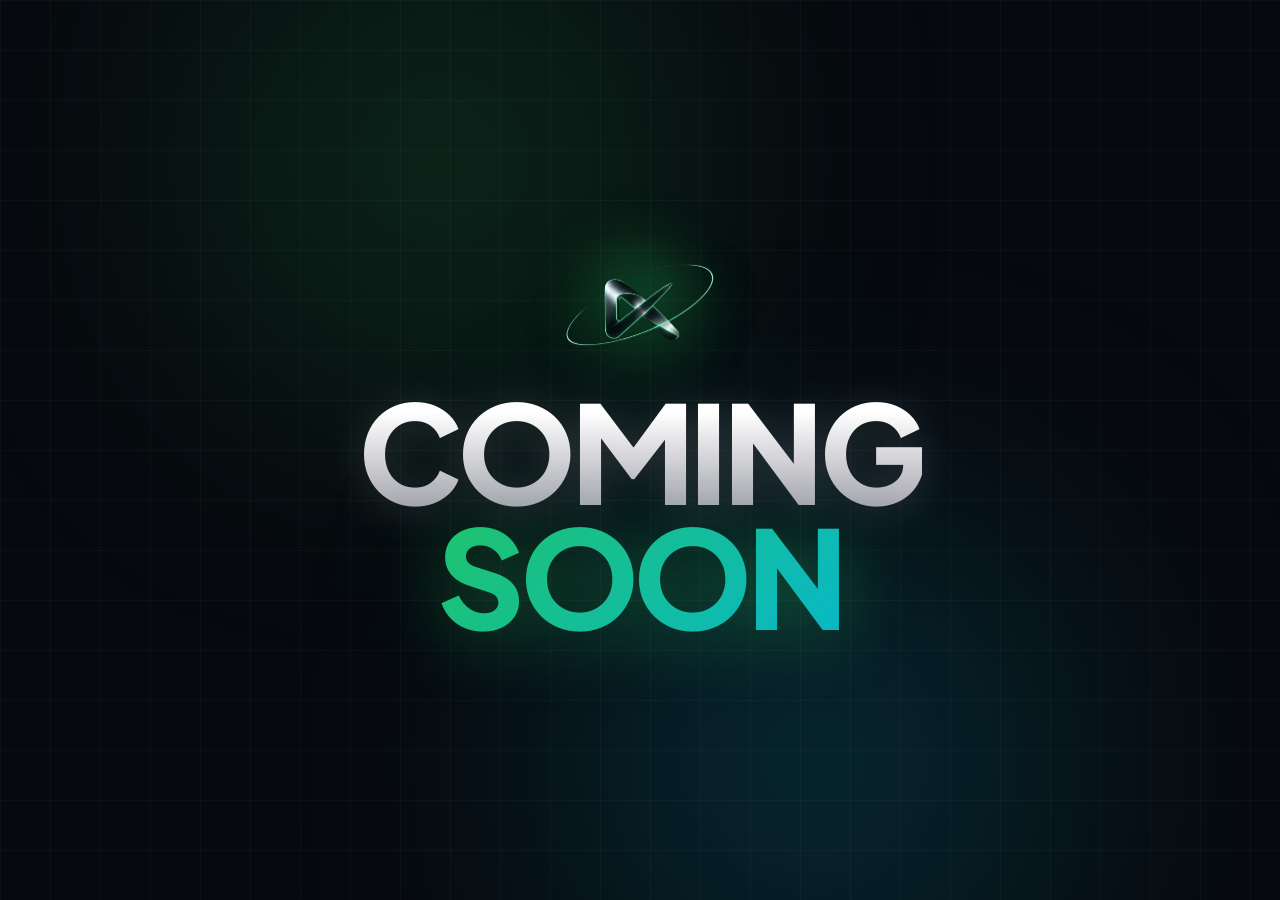
<file: index.html>
<!DOCTYPE html>
<html lang="en">
<head>
  <meta charset="UTF-8">
  <meta name="viewport" content="width=device-width, initial-scale=1.0">
  <title>KonnectKX - Coming Soon</title>
  <link rel="icon" type="image/png" href="assets/favicon.png">
  <link rel="preconnect" href="https://fonts.googleapis.com">
  <link rel="preconnect" href="https://fonts.gstatic.com" crossorigin>
  <link href="https://fonts.googleapis.com/css2?family=Plus+Jakarta+Sans:wght@700;800;900&display=swap" rel="stylesheet">
  <link rel="stylesheet" href="coming-soon.css">
</head>
<body>
  <!-- Ambient background elements -->
  <div class="glow-orb orb-1"></div>
  <div class="glow-orb orb-2"></div>
  <div class="grid-overlay"></div>

  <main class="content-wrapper">
    <!-- Logo on top -->
    <div class="logo-container">
      <div class="logo-glow"></div>
      <img src="assets/logo-mark.png" alt="KonnectKX Logo" class="logo-img">
    </div>

    <!-- Big Coming Soon Text -->
    <h1 class="coming-soon-title">
      <span>COMING</span>
      <span>SOON</span>
    </h1>
  </main>

  <script src="coming-soon.js"></script>
</body>
</html>
</file>
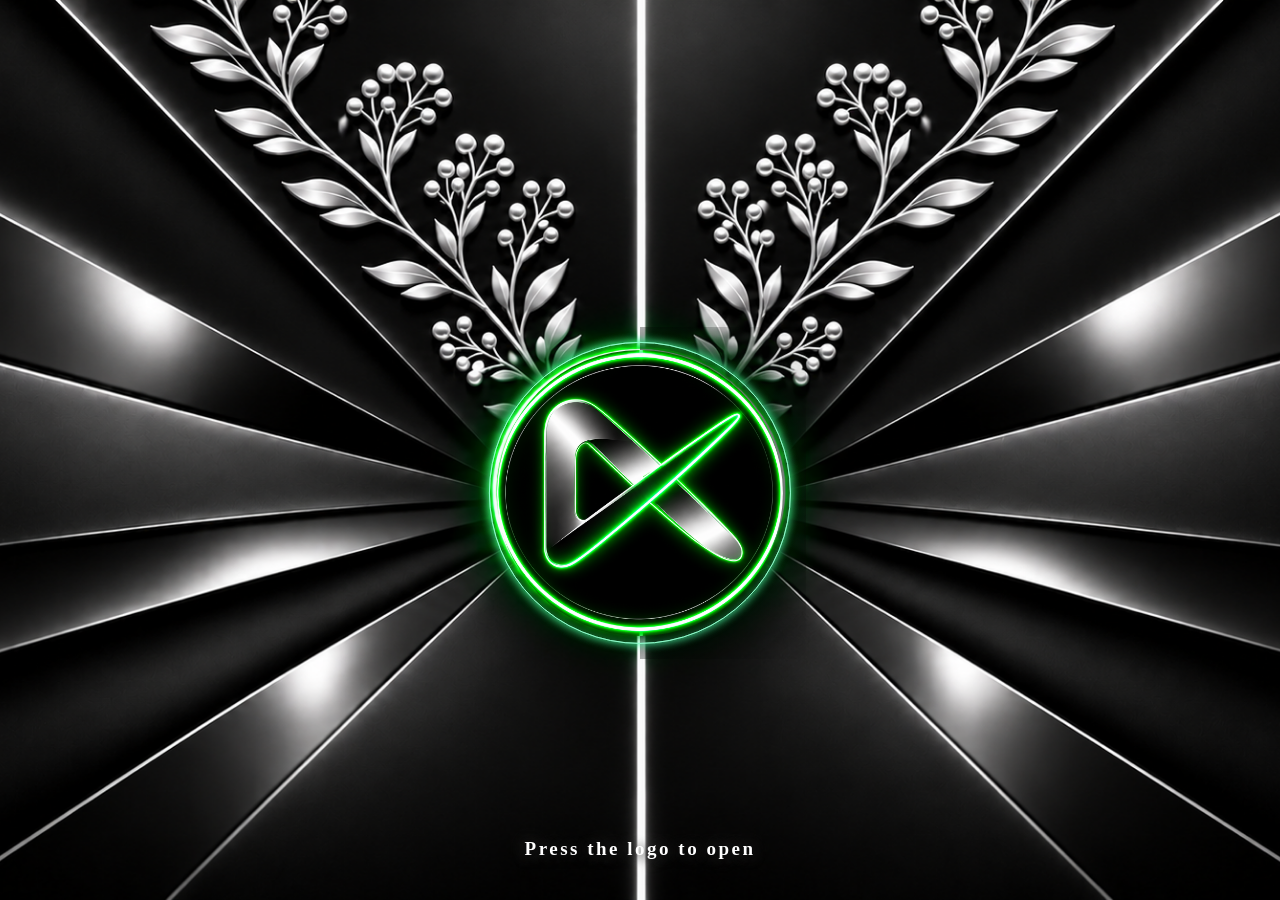
<file: KonnectXBussinessRegestration/index.html>
<!DOCTYPE html>
<html lang="en">

<head>
  <meta charset="UTF-8">
  <meta name="viewport"
    content="width=device-width, initial-scale=1.0, maximum-scale=1.0, user-scalable=no, viewport-fit=cover">
  <meta name="theme-color" content="#17191d">
  <link rel="icon" type="image/png" href="../assets/favicon.png">
  <title>Business Invitation | Registration</title>

  <link
    href="https://script.google.com/macros/s/AKfycbw_AZLlQBcOlWrtAGTZwt7kg4hHidNlO-atyQdINN0Ou-MJNLQHM9Pm2166BMryOd6k5g/exec">

  <style>
    :root {
      --black: #090a0c;
      --dark: #17191d;
      --silver: #c9ccd2;
      --white: #f7f7f8;
      --muted: #a6a9b0;
      --gold: #d6bd8b;
      --line: rgba(255, 255, 255, .16);
      --panel: rgba(22, 24, 29, .82);
      --serif: "Cormorant Garamond", Georgia, serif;
      --sans: "DM Sans", sans-serif;

      --cover: url("./invitation-cover-home-current.png");
    }

    * {
      margin: 0;
      padding: 0;
      box-sizing: border-box;
    }

    html,
    body {
      width: 100%;
      height: 100%;
      max-width: 100%;
      max-height: 100%;
      margin: 0;
      padding: 0;
      overflow: hidden !important;
      /* strictly prevents outer window scrollbars */
    }

    html {
      scroll-behavior: smooth;
    }

    body {
      font-family: var(--sans);
      color: var(--white);
      background: radial-gradient(ellipse at center, #383b42, #090a0c 80%);
      position: fixed;
      inset: 0;
    }

    button,
    input,
    select,
    textarea {
      font: inherit;
    }

    /* ================= ENVELOPE OPENING ================= */

    .stage {
      position: fixed;
      inset: 0;
      width: 100%;
      max-width: 100%;
      height: 100vh;
      height: 100dvh;
      height: 100svh;
      border: none;
      padding: 0;
      background: transparent;
      z-index: 10;
      overflow: hidden;
      contain: paint;
      -webkit-tap-highlight-color: transparent;
    }

    .stage::before {
      content: "";
      position: absolute;
      inset: 0;
      z-index: 0;
      background: var(--cover) center / cover no-repeat;
      filter: blur(20px) brightness(.32) saturate(.35);
      transform: scale(1.04);
      pointer-events: none;
    }

    .stage.open::before {
      opacity: 0;
      transition: opacity .8s ease;
    }

    .art-frame {
      position: absolute;
      inset: 0;
      width: 100%;
      height: 100%;
      --seal-control-size: max(90px, 18.3vw, 31.8svh);
      overflow: hidden;
      z-index: 1;
    }

    .left-door {
      position: absolute;
      inset: 0 auto 0 0;
      width: 50%;
      z-index: 2;
      will-change: transform;
    }

    .door-leaf {
      position: absolute;
      inset: 0;
      z-index: 1;
      overflow: hidden;
    }

    .door-leaf::before {
      content: "";
      position: absolute;
      inset: 0;
      width: 200%;
      background: var(--cover) center 54.8% / cover no-repeat;
      pointer-events: none;
    }

    .door-leaf.right {
      inset: 0 0 0 auto;
      width: 50%;
      will-change: transform;
    }

    .door-leaf.right::before {
      left: -100%;
    }

    .door-leaf.right::after {
      content: "";
      position: absolute;
      top: calc(54.8% - var(--seal-control-size) * .58);
      left: 0;
      width: calc(var(--seal-control-size) * .58);
      height: calc(var(--seal-control-size) * 1.16);
      background: radial-gradient(ellipse at left center,
          rgba(4, 6, 5, .99) 0 38%,
          rgba(4, 6, 5, .92) 58%,
          rgba(4, 6, 5, .55) 78%,
          transparent 100%);
      -webkit-mask-image: radial-gradient(ellipse at left center, #000 0 38%, transparent 100%);
      mask-image: radial-gradient(ellipse at left center, #000 0 38%, transparent 100%);
      pointer-events: none;
    }

    .stage.open .left-door {
      animation: door-open-left 2.2s cubic-bezier(.65, 0, .35, 1) forwards;
    }

    .stage.open .door-leaf.right {
      animation: door-open-right 2.2s cubic-bezier(.65, 0, .35, 1) forwards;
    }

    @keyframes door-open-left {
      100% {
        transform: translateX(-200%);
      }
    }

    @keyframes door-open-right {
      100% {
        transform: translateX(200%);
      }
    }

    .stage.gone {
      display: none;
    }

    .light-ring {
      position: absolute;
      top: 54.8%;
      left: 100%;
      z-index: 3;
      width: calc(var(--seal-control-size) + clamp(8px, 2vw, 16px));
      aspect-ratio: 1;
      border: 1px solid rgba(142, 255, 205, .88);
      border-radius: 50%;
      box-shadow: 0 0 10px rgba(80, 255, 177, .55),
        inset 0 0 9px rgba(80, 255, 177, .2);
      pointer-events: none;
      transform: translate(-50%, -50%);
      animation: light-ring-pulse 2.8s ease-out infinite;
    }

    .light-ring.second {
      animation-delay: 1.4s;
    }

    @keyframes light-ring-pulse {
      0% {
        opacity: .8;
        transform: translate(-50%, -50%) scale(.94);
      }

      80%,
      100% {
        opacity: 0;
        transform: translate(-50%, -50%) scale(1.45);
      }
    }

    .logo-trigger {
      position: absolute;
      top: 54.8%;
      left: 100%;
      z-index: 4;
      width: var(--seal-control-size);
      aspect-ratio: 1;
      padding: 0;
      overflow: hidden;
      border: 0;
      border-radius: 50%;
      background: transparent;
      cursor: pointer;
      transform: translate(-50%, -50%);
      -webkit-tap-highlight-color: transparent;
    }

    .opening-logo {
      position: absolute;
      width: 116%;
      height: 116%;
      left: -8%;
      top: -8%;
      border-radius: 50%;
      object-fit: cover;
      pointer-events: none;
    }

    .logo-trigger:hover,
    .logo-trigger:focus-visible {
      outline: 3px solid rgba(235, 255, 245, .9);
      outline-offset: 7px;
    }

    .logo-trigger:hover {
      filter: brightness(1.08);
      transform: translate(-50%, -50%) scale(1.07);
    }

    .stage.open .logo-trigger {
      pointer-events: none;
    }

    .hint {
      position: absolute;
      bottom: 4.5%;
      left: 0;
      z-index: 4;
      width: 100%;
      padding: 0 16px;
      text-align: center;
      font: 600 clamp(13px, 2.4vw, 19px) var(--serif);
      color: white;
      letter-spacing: 2.5px;
      text-shadow: 0 2px 12px black, 0 0 20px rgba(255, 255, 255, .4);
      pointer-events: none;
      transition: opacity .4s ease;
    }

    .stage.open .hint {
      opacity: 0;
      animation: none;
    }

    /* ================= BLURRED BACKGROUND ================= */

    .reveal {
      position: fixed;
      inset: 0;
      width: 100%;
      max-width: 100%;
      height: 100vh;
      height: 100dvh;
      height: 100svh;
      z-index: 2;
      display: grid;
      place-items: center;
      padding: clamp(12px, 3vw, 32px);
      opacity: 0;
      transform: translateY(15px) scale(.97);
      pointer-events: none;
      transition: opacity .65s ease 1.55s,
        transform .65s ease 1.55s;
      overflow: hidden;
      isolation: isolate;
      contain: paint;
    }

    .reveal::before {
      content: "";
      position: fixed;
      inset: 0;
      z-index: -2;
      background-image: var(--cover);
      background-size: cover;
      background-position: center;
      filter: blur(20px) brightness(.5) saturate(.3);
      transform: scale(1.04);
      pointer-events: none;
    }

    .reveal::after {
      content: "";
      position: absolute;
      inset: 0;
      z-index: -1;
      background: linear-gradient(135deg,
          rgba(220, 224, 232, .12),
          rgba(5, 6, 8, .78));
    }

    .reveal.show {
      opacity: 1;
      transform: none;
      pointer-events: auto;
      transition: none;
    }

    /* ================= FORM PANEL ================= */

    .panel {
      width: min(820px, 100%);
      max-height: calc(100vh - clamp(24px, 6vw, 64px));
      max-height: calc(100svh - clamp(24px, 6vw, 64px));
      min-height: 0;
      display: flex;
      flex-direction: column;
      background: var(--panel);
      border: 1px solid rgba(255, 255, 255, .25);
      border-radius: 22px;
      overflow: hidden;
      box-shadow: 0 28px 90px rgba(0, 0, 0, .6);
      backdrop-filter: blur(25px);
      -webkit-backdrop-filter: blur(25px);
    }

    .panel-head {
      display: flex;
      align-items: center;
      gap: 15px;
      padding: 22px 28px;
      border-bottom: 1px solid var(--line);
      background: rgba(255, 255, 255, .04);
    }

    .brand-mark {
      height: 48px;
      width: 48px;
      flex-shrink: 0;
      display: block;
      border-radius: 50%;
      border: 1px solid rgba(120, 255, 200, .55);
      background: #070b0b;
      object-fit: cover;
      box-shadow: 0 0 16px rgba(60, 255, 180, .2);
    }

    .heading h1 {
      font: 600 clamp(25px, 4vw, 35px) var(--serif);
      letter-spacing: 1px;
    }

    .heading p {
      margin-top: 5px;
      font-size: 11px;
      color: var(--silver);
      letter-spacing: 2px;
      text-transform: uppercase;
    }

    .form-scroll {
      flex: 1 1 auto;
      padding: 26px 30px;
      min-height: 0;
      overflow-y: auto;
      overflow-x: hidden;
      overscroll-behavior: contain;
      -webkit-overflow-scrolling: touch;
      scrollbar-width: thin;
      scrollbar-color: rgba(255, 255, 255, .25) transparent;
    }

    .form-scroll::-webkit-scrollbar {
      width: 6px;
    }

    .form-scroll::-webkit-scrollbar-track {
      background: transparent;
    }

    .form-scroll::-webkit-scrollbar-thumb {
      background: rgba(255, 255, 255, .25);
      border-radius: 6px;
    }

    .form-scroll::-webkit-scrollbar-thumb:hover {
      background: rgba(255, 255, 255, .45);
    }

    .intro {
      margin-bottom: 23px;
      color: #d0d2d7;
      font-size: 14px;
      line-height: 1.7;
    }

    /* ================= FORM FIELDS ================= */

    .fields {
      display: grid;
      grid-template-columns: repeat(2, minmax(0, 1fr));
      gap: 19px 18px;
    }

    .field {
      min-width: 0;
    }

    .field.full {
      grid-column: 1 / -1;
    }

    .field label {
      display: block;
      margin-bottom: 8px;
      color: #f1f1f3;
      font-size: 13px;
      font-weight: 600;
    }

    .required {
      color: var(--gold);
      margin-left: 3px;
    }

    .control {
      width: 100%;
      min-height: 48px;
      padding: 12px 14px;
      border: 1px solid rgba(255, 255, 255, .22);
      border-radius: 11px;
      background: rgba(5, 6, 8, .48);
      color: white;
      outline: none;
      transition: .25s ease;
    }

    .control::placeholder {
      color: #999da6;
    }

    .control:focus {
      border-color: #e0e2e7;
      background: rgba(5, 6, 8, .72);
      box-shadow: 0 0 0 3px rgba(220, 224, 232, .12);
    }

    select.control {
      color: white;
      cursor: pointer;
    }

    select.control option {
      background: #17191d;
      color: white;
    }

    textarea.control {
      min-height: 100px;
      resize: vertical;
    }

    .file-control {
      padding: 10px;
      cursor: pointer;
    }

    .file-note {
      display: block;
      margin-top: 7px;
      color: #aeb1b8;
      font-size: 11px;
    }

    .error {
      min-height: 0;
      margin-top: 0;
      color: #ff9999;
      font-size: 12px;
    }

    .error:not(:empty) {
      margin-top: 6px;
    }

    .invalid .control {
      border-color: #ff7777;
      box-shadow: 0 0 0 2px rgba(255, 80, 80, .12);
    }

    /* ================= SUBMIT BUTTON ================= */

    .actions {
      display: flex;
      justify-content: space-between;
      align-items: center;
      gap: 15px;
      margin-top: 25px;
      padding-top: 20px;
      border-top: 1px solid var(--line);
    }

    .action-buttons {
      display: flex;
      flex: 0 0 auto;
      gap: 10px;
    }

    .required-note {
      color: #b8bbc2;
      font-size: 11px;
      line-height: 1.6;
    }

    .submit {
      padding: 14px 27px;
      border: 1px solid white;
      border-radius: 40px;
      background: linear-gradient(135deg, #f4f4f5, #aeb2bb);
      color: #17191d;
      font-weight: 700;
      cursor: pointer;
      white-space: nowrap;
      box-shadow: 0 8px 25px rgba(0, 0, 0, .3);
      transition: .3s ease;
    }

    .submit:hover {
      transform: translateY(-3px);
      filter: brightness(1.1);
    }

    .submit:disabled {
      opacity: .6;
      cursor: wait;
      transform: none;
    }

    .form-status {
      min-height: 20px;
      margin-top: 14px;
      color: var(--gold);
      font-size: 13px;
      line-height: 1.5;
    }

    /* ================= SUCCESS POPUP ================= */

    .success {
      position: fixed;
      inset: 0;
      z-index: 20;
      display: grid;
      place-items: center;
      padding: 20px;
      background: rgba(0, 0, 0, .75);
      backdrop-filter: blur(12px);
      opacity: 0;
      pointer-events: none;
      transition: opacity .4s ease;
    }

    .success.show {
      opacity: 1;
      pointer-events: auto;
    }

    .msg {
      width: min(430px, 100%);
      padding: 35px 25px;
      text-align: center;
      background: rgba(24, 26, 31, .96);
      border: 1px solid rgba(255, 255, 255, .25);
      border-radius: 22px;
      box-shadow: 0 30px 80px rgba(0, 0, 0, .6);
      transform: translateY(20px) scale(.95);
      transition: .5s ease;
    }

    .success.show .msg {
      transform: none;
    }

    .check {
      width: 75px;
      height: 75px;
      margin: 0 auto 20px;
    }

    .check circle {
      fill: #e5e7eb;
    }

    .check path {
      fill: none;
      stroke: #17191d;
      stroke-width: 5;
      stroke-linecap: round;
      stroke-linejoin: round;
      stroke-dasharray: 50;
      stroke-dashoffset: 50;
    }

    .success.show .check path {
      animation: draw .6s ease .3s forwards;
    }

    @keyframes draw {
      to {
        stroke-dashoffset: 0;
      }
    }

    .msg h2 {
      font: 600 32px var(--serif);
      margin-bottom: 10px;
    }

    .msg p {
      color: #c9ccd2;
      line-height: 1.6;
      margin-bottom: 23px;
    }

    /* ================= PAPER BLAST ================= */

    #confetti {
      position: fixed;
      inset: 0;
      width: 100%;
      height: 100%;
      z-index: 30;
      pointer-events: none;
    }

    /* ================= TABLET ================= */

    @media (min-width: 700px) and (max-width: 1099px) {
      .art-frame {
        --seal-control-size: clamp(160px, 24vw, 210px);
      }

      .reveal {
        padding: 18px clamp(20px, 8vw, 64px);
      }

      .panel {
        width: min(650px, 100%);
        max-height: calc(100svh - 36px);
      }

      .panel-head {
        padding: 18px clamp(20px, 4vw, 32px);
      }

      .brand-mark {
        width: 60px;
        height: 60px;
      }

      .form-scroll {
        padding: 20px clamp(18px, 4vw, 32px);
      }

      .intro {
        font-size: 16px;
        line-height: 1.55;
        margin-bottom: 20px;
      }

      .fields {
        grid-template-columns: 1fr;
        gap: 18px;
      }

      .field label {
        font-size: 16px;
      }

      .control {
        min-height: 52px;
      }
    }

    /* ================= MOBILE ================= */

    @media (max-width: 699px) {

      .art-frame {
        --seal-control-size: clamp(112px, 36vw, 145px);
      }

      .opening-logo {
        transform: rotate(5deg);
      }

      #stage,
      #reveal {
        --cover: url("./invitation-cover-mobile.png");
      }

      .stage::before {
        background-position: center;
        background-size: auto 100%;
      }

      .door-leaf::before {
        background-position: center;
        background-size: auto 100%;
      }

      html,
      body {
        width: 100%;
        max-width: 100%;
        overflow-x: hidden;
        overflow-x: clip;
        overflow-y: hidden;
      }

      .stage {
        width: 100%;
        max-width: 100%;
        height: 100vh;
        height: 100dvh;
        height: 100svh;
      }

      .reveal {
        padding: max(12px, env(safe-area-inset-top)) clamp(14px, 6vw, 24px) max(12px, env(safe-area-inset-bottom));
        display: grid;
        place-items: center;
        overflow-y: hidden;
        overflow-x: hidden;
        overflow-x: clip;
        scrollbar-width: none;
      }

      .reveal::-webkit-scrollbar {
        display: none;
      }

      .panel {
        width: 100%;
        max-width: 100%;
        height: 100%;
        max-height: 100%;
        min-height: 0;
        border-radius: 20px;
        border: 1px solid rgba(255, 255, 255, .25);
        box-shadow: 0 24px 70px rgba(0, 0, 0, .55);
      }

      .panel-head {
        padding: 16px clamp(16px, 5vw, 24px);
      }

      .brand-mark {
        width: 40px;
        height: 40px;
      }

      .heading h1 {
        font-size: 24px;
      }

      .heading p {
        font-size: 10px;
        letter-spacing: 1.5px;
      }

      .form-scroll {
        flex: 1 1 auto;
        padding: 18px clamp(16px, 5vw, 24px) calc(20px + env(safe-area-inset-bottom, 8px));
        overflow-y: auto;
        overflow-x: hidden;
        -webkit-overflow-scrolling: touch;
      }

      .fields {
        grid-template-columns: 1fr;
        gap: 18px;
        width: 100%;
        max-width: 100%;
      }

      .field {
        width: 100%;
        max-width: 100%;
        min-width: 0;
      }

      .field.full {
        grid-column: auto;
      }

      .field label {
        margin-bottom: 8px;
        font-size: 14px;
      }

      .control {
        min-height: 52px;
        font-size: 16px;
        /* 16px prevents iOS Safari auto-zoom which pushes content out to the right */
        width: 100%;
        max-width: 100%;
        box-sizing: border-box;
      }

      .file-control {
        max-width: 100%;
        overflow: hidden;
        text-overflow: ellipsis;
      }

      .actions {
        flex-direction: column;
        align-items: stretch;
        gap: 12px;
      }

      .action-buttons {
        width: 100%;
        flex-direction: column;
        gap: 10px;
      }

      .submit {
        width: 100%;
        min-height: 49px;
        white-space: normal;
        text-align: center;
      }

      .required-note {
        font-size: 11px;
        word-break: break-word;
      }

      .intro {
        font-size: 14px;
        line-height: 1.6;
        margin-bottom: 20px;
      }
    }

    /* ================= SMALL MOBILE ================= */

    @media (max-width: 380px) {
      .panel-head {
        padding: 12px 10px;
        gap: 10px;
      }

      .brand-mark {
        width: 36px;
        height: 36px;
      }

      .heading h1 {
        font-size: 21px;
      }

      .heading p {
        font-size: 9px;
        letter-spacing: 1.2px;
      }

      .form-scroll {
        padding: 16px 14px calc(18px + env(safe-area-inset-bottom, 8px));
      }

      .control {
        padding: 10px;
        font-size: 16px;
      }

      .msg {
        padding: 24px 14px;
      }
    }

    /* ================= DESKTOP ================= */

    @media (min-width: 1100px) {
      .panel {
        width: min(850px, 100%);
      }

      .form-scroll {
        padding: 30px 35px;
      }

      .fields {
        gap: 21px 24px;
      }
    }

    /* ================= LANDSCAPE MOBILE ================= */

    @media (orientation: landscape) and (max-height: 600px) {
      .reveal {
        padding: 8px;
      }

      .panel {
        max-height: 96svh;
      }

      .panel-head {
        padding: 10px 18px;
      }

      .form-scroll {
        padding: 14px 20px;
      }

      .fields {
        gap: 12px 14px;
      }

      .control {
        min-height: 42px;
        padding: 9px 12px;
      }
    }

    /* ================= ACCESSIBILITY ================= */

    @media (prefers-reduced-motion: reduce) {
      *,
      *::before,
      *::after {
        animation-duration: .01ms !important;
        animation-iteration-count: 1 !important;
        transition-duration: .01ms !important;
        scroll-behavior: auto !important;
      }

      .stage.open .left-door,
      .stage.open .door-leaf.right {
        animation-duration: .7s !important;
        animation-timing-function: ease-out !important;
      }
    }
  </style>
</head>

<body>

  <!-- ENVELOPE OPENING PAGE -->

  <div class="stage" id="stage" aria-label="Invitation envelope">
    <div class="art-frame">
      <div class="left-door">
        <div class="door-leaf left" aria-hidden="true"></div>
        <span class="light-ring" aria-hidden="true"></span>
        <span class="light-ring second" aria-hidden="true"></span>
        <button class="logo-trigger" id="logoTrigger" type="button" aria-label="Open the registration form"
          aria-controls="reveal" aria-expanded="false">
          <img class="opening-logo" src="./registration-logo-home.png" alt="">
        </button>
      </div>
      <div class="door-leaf right" aria-hidden="true"></div>
      <div class="hint">Press the logo to open</div>
    </div>
  </div>

  <!-- REGISTRATION PAGE -->

  <main class="reveal" id="reveal" aria-hidden="true">

    <section class="panel">

      <header class="panel-head">
        <img class="brand-mark" src="./registration-logo-home.png" alt="Invitation logo">

        <div class="heading">
          <h1>KonnectX</h1>
          <p>Business Registration</p>
        </div>
      </header>

      <div class="form-scroll">

        <p class="intro">
          Please share your details below. All fields marked with
          an asterisk are required. Your information will be used
          for this registration.
        </p>

        <form id="registrationForm" novalidate>

          <div class="fields">

            <div class="field" data-field="name">
              <label for="name">Name <span class="required">*</span></label>
              <input class="control" id="name" name="name" autocomplete="name" placeholder="Enter your full name">
              <p class="error" aria-live="polite"></p>
            </div>

            <div class="field" data-field="phone">
              <label for="phone">Phone Number <span class="required">*</span></label>
              <input class="control" id="phone" name="phone" type="tel" inputmode="tel" autocomplete="tel"
                placeholder="Enter your phone number">
              <p class="error" aria-live="polite"></p>
            </div>

            <div class="field" data-field="email">
              <label for="email">Email <span class="required">*</span></label>
              <input class="control" id="email" name="email" type="email" autocomplete="email"
                placeholder="name@example.com">
              <p class="error" aria-live="polite"></p>
            </div>

            <div class="field" data-field="business">
              <label for="business">Name of the Business <span class="required">*</span></label>
              <input class="control" id="business" name="business" placeholder="Enter business name">
              <p class="error" aria-live="polite"></p>
            </div>

            <div class="field" data-field="category">
              <label for="category">Category <span class="required">*</span></label>
              <input class="control" id="category" name="category" placeholder="Enter your business category">
              <p class="error" aria-live="polite"></p>
            </div>

            <div class="field" data-field="service">
              <label for="service">Service <span class="required">*</span></label>

              <select class="control" id="service" name="service">
                <option value="">Select a service tier</option>
                <option value="Luxury">Luxury</option>
                <option value="Tier-1">Tier-1</option>
                <option value="Tier-2">Tier-2</option>
                <option value="Tier-3">Tier-3</option>
              </select>

              <p class="error" aria-live="polite"></p>
            </div>

            <div class="field full" data-field="audience">
              <label for="audience">Audience <span class="required">*</span></label>
              <textarea class="control" id="audience" name="audience"
                placeholder="Describe your target audience"></textarea>
              <p class="error" aria-live="polite"></p>
            </div>

            <div class="field full" data-field="receipt">
              <label for="receipt">Payment Receipt <span class="required">*</span></label>

              <input class="control file-control" id="receipt" name="receipt" type="file" accept="image/*,.pdf">

              <span class="file-note">
                Accepted formats: Image or PDF · Maximum size: 5 MB
              </span>

              <p class="error" aria-live="polite"></p>
            </div>

          </div>

          <div class="actions">
            <span class="required-note">
              * All fields are mandatory. Please check your details before submitting.
            </span>

            <div class="action-buttons">
              <button class="submit" id="submitBtn" type="submit">
                Submit Registration ↗
              </button>
            </div>
          </div>

          <p class="form-status" id="formStatus" role="status" aria-live="polite"></p>

        </form>
      </div>
    </section>
  </main>

  <!-- SUCCESS POPUP -->

  <div class="success" id="success" role="dialog" aria-modal="true" aria-labelledby="successTitle">

    <div class="msg">

      <svg class="check" viewBox="0 0 76 76">
        <circle cx="38" cy="38" r="38"></circle>
        <path d="M23 39l10 10 21-22"></path>
      </svg>

      <h2 id="successTitle">Submitted Successfully!</h2>

      <p id="successDescription">
        Thank you for registering. Your details have been
        successfully submitted.
      </p>

    </div>
  </div>

  <canvas id="confetti"></canvas>

  <script>
    (() => {

      const stage = document.getElementById("stage");
      const logoTrigger = document.getElementById("logoTrigger");
      const reveal = document.getElementById("reveal");
      const form = document.getElementById("registrationForm");
      const success = document.getElementById("success");
      const submitBtn = document.getElementById("submitBtn");
      const status = document.getElementById("formStatus");
      const successTitle = document.getElementById("successTitle");
      const successDescription = document.getElementById("successDescription");

      const reduceMotion = window.matchMedia(
        "(prefers-reduced-motion: reduce)"
      ).matches;

      /*
        IMPORTANT:
        Paste your deployed Google Apps Script Web App URL here.
      */
      const SUBMIT_ENDPOINT = "https://script.google.com/macros/s/AKfycbwBdtJcsjsjTb3VeIosJB6wSf1-kdEi56Rv7GJV_3G1J9gXubG0mNnpWQ2diWkX_AQFGg/exec";

      /* OPEN ENVELOPE */

      let opened = false;

      logoTrigger.addEventListener("click", () => {

        if (opened) return;

        opened = true;

        stage.classList.add("open");
        reveal.classList.add("show");
        reveal.setAttribute("aria-hidden", "false");
        logoTrigger.setAttribute("aria-expanded", "true");

        setTimeout(() => {
          stage.classList.add("gone");
        }, reduceMotion ? 850 : 2500);

      });

      if (new URLSearchParams(window.location.search).get("open") === "1") {
        logoTrigger.click();
      }

      /* FIELD NAMES */

      const fieldNames = {
        name: "Name",
        phone: "Phone Number",
        email: "Email",
        business: "Name of the Business",
        category: "Category",
        service: "Service",
        audience: "Audience",
        receipt: "Payment Receipt"
      };

      /* DISPLAY FIELD ERRORS */

      function setError(key, message) {

        const wrapper = form.querySelector(
          `[data-field="${key}"]`
        );

        const input = form.elements[key];

        wrapper.classList.toggle("invalid", Boolean(message));

        wrapper.querySelector(".error").textContent = message || "";

        if (message) {
          input.setAttribute("aria-invalid", "true");
        } else {
          input.removeAttribute("aria-invalid");
        }

      }

      /* VALIDATE EACH FIELD */

      function validateOne(key) {

        const input = form.elements[key];
        let message = "";

        if (key === "receipt") {

          const file = input.files[0];

          if (!file) {
            message = "Please upload your payment receipt.";
          } else if (file.size > 5 * 1024 * 1024) {
            message = "Receipt must be 5 MB or smaller.";
          } else if (
            !file.type.startsWith("image/") &&
            file.type !== "application/pdf"
          ) {
            message = "Only image or PDF files are allowed.";
          }

        } else if (!String(input.value || "").trim()) {

          message = `Please enter ${fieldNames[key].toLowerCase()}.`;

        } else if (key === "email") {

          const emailPattern = /^[^\s@]+@[^\s@]+\.[^\s@]+$/;

          if (!emailPattern.test(input.value.trim())) {
            message = "Please enter a valid email address.";
          }

        } else if (key === "phone") {

          const phonePattern = /^\+?[0-9\s().-]{7,18}$/;

          if (!phonePattern.test(input.value.trim())) {
            message = "Please enter a valid phone number.";
          }

        }

        setError(key, message);

        return !message;
      }

      function validateForm() {

        let valid = true;
        let firstInvalid = null;

        Object.keys(fieldNames).forEach(key => {

          const result = validateOne(key);

          if (!result) {

            valid = false;

            if (!firstInvalid) {
              firstInvalid = form.elements[key];
            }

          }

        });

        if (firstInvalid) {

          firstInvalid.focus();

          firstInvalid.scrollIntoView({
            behavior: reduceMotion ? "auto" : "smooth",
            block: "center"
          });

        }

        return valid;
      }

      /* LIVE VALIDATION */

      Object.keys(fieldNames).forEach(key => {

        const input = form.elements[key];

        ["input", "change", "blur"].forEach(eventName => {

          input.addEventListener(eventName, () => {

            const wrapper = form.querySelector(
              `[data-field="${key}"]`
            );

            if (
              wrapper.classList.contains("invalid") ||
              eventName === "blur"
            ) {
              validateOne(key);
            }

          });

        });

      });

      /* CONVERT RECEIPT TO BASE64 */

      function fileToDataURL(file) {

        return new Promise((resolve, reject) => {

          const reader = new FileReader();

          reader.onload = () => resolve(reader.result);
          reader.onerror = () => reject(
            new Error("Unable to read the receipt.")
          );

          reader.readAsDataURL(file);

        });

      }

      function waitForSubmissionStatus(requestId) {
        return new Promise((resolve, reject) => {
          const callbackName = "__KonnectXSubmissionStatus";
          const deadline = Date.now() + 60000;

          function checkStatus() {
            if (Date.now() >= deadline) {
              reject(new Error(
                "The submission could not be confirmed. Check the Registrations sheet before trying again."
              ));
              return;
            }

            const script = document.createElement("script");
            const statusUrl = new URL(SUBMIT_ENDPOINT);
            statusUrl.searchParams.set("requestId", requestId);
            statusUrl.searchParams.set("callback", callbackName);
            statusUrl.searchParams.set("_", Date.now().toString());

            window[callbackName] = result => {
              script.remove();
              delete window[callbackName];

              if (result.status === "pending") {
                window.setTimeout(checkStatus, 1000);
              } else if (result.status === "complete" && result.success) {
                resolve(result);
              } else {
                reject(new Error(result.message || "The registration could not be saved."));
              }
            };

            script.onerror = () => {
              script.remove();
              delete window[callbackName];
              reject(new Error(
                "Unable to verify the submission. Check the Registrations sheet before trying again."
              ));
            };
            script.src = statusUrl.toString();
            document.head.appendChild(script);
          }

          checkStatus();
        });
      }

      /* SUBMIT FORM */

      form.addEventListener("submit", async event => {

        event.preventDefault();

        status.textContent = "";

        if (!validateForm()) {

          status.textContent =
            "Please correct the highlighted fields.";

          return;

        }

        if (
          !SUBMIT_ENDPOINT ||
          SUBMIT_ENDPOINT.includes("PASTE_YOUR")
        ) {

          status.textContent =
            "Please connect your Google Apps Script URL before submitting.";

          return;

        }

        submitBtn.disabled = true;
        submitBtn.textContent = "Submitting...";

        try {

          const receipt = form.elements.receipt.files[0];

          const payload = {

            requestId: `${Date.now().toString(36)}-${Math.random().toString(36).slice(2, 14)}`,

            name: form.elements.name.value.trim(),

            phone: form.elements.phone.value.trim(),

            email: form.elements.email.value.trim(),

            business: form.elements.business.value.trim(),

            category: form.elements.category.value.trim(),

            service: form.elements.service.value,

            audience: form.elements.audience.value.trim(),

            receiptName: receipt.name,

            receiptType: receipt.type,

            receiptData: await fileToDataURL(receipt)

          };

          // Apps Script's cross-origin POST response is opaque, so verify the write with a JSONP status check.
          await fetch(SUBMIT_ENDPOINT, {
            method: "POST",
            mode: "no-cors",
            headers: {
              "Content-Type": "text/plain;charset=utf-8"
            },
            body: JSON.stringify(payload)
          });

          await waitForSubmissionStatus(payload.requestId);

          form.reset();

          Object.keys(fieldNames).forEach(key => {
            setError(key, "");
          });

          status.textContent = "";

          showSuccess();

        } catch (error) {

          console.error("Submission error:", error);

          status.textContent = error.message && !error.message.includes("fetch")
            ? error.message
            : "Submission failed. Please check your connection and try again.";

        } finally {

          submitBtn.disabled = false;

          submitBtn.textContent = "Submit Registration ↗";

        }

      });

      /* SUCCESS MESSAGE */

      function showSuccess() {
        successTitle.textContent = "Submitted Successfully!";
        successDescription.textContent =
          "Thank you for registering. Your details have been successfully submitted.";

        success.classList.add("show");

        blastConfetti();

        document.getElementById("successTitle").focus();

      }

      /* PAPER BLAST ANIMATION */

      const canvas = document.getElementById("confetti");
      const ctx = canvas.getContext("2d");

      let pieces = [];
      let animationFrame = null;

      const colors = [
        "#ffffff",
        "#d9dce1",
        "#aeb4bf",
        "#e8cf9a",
        "#c9a45c",
        "#f5f0e6"
      ];

      function resizeCanvas() {

        const ratio = window.devicePixelRatio || 1;

        canvas.width = window.innerWidth * ratio;
        canvas.height = window.innerHeight * ratio;

        ctx.setTransform(ratio, 0, 0, ratio, 0, 0);

      }

      resizeCanvas();

      window.addEventListener("resize", resizeCanvas);

      function blastConfetti() {

        const width = window.innerWidth;
        const height = window.innerHeight;
        const paperCount = reduceMotion ? 70 : 160;
        const launchSpeed = reduceMotion ? 10 : 15;
        const speedRange = reduceMotion ? 8 : 11;

        for (const side of ["left", "right"]) {
          for (let i = 0; i < paperCount; i++) {

            const angle = side === "left"
              ? -1.35 + Math.random() * .8
              : -Math.PI + .55 + Math.random() * .8;

            const speed = launchSpeed + Math.random() * speedRange;

            pieces.push({

              x: side === "left"
                ? Math.random() * 18
                : width - Math.random() * 18,
              y: height - Math.random() * 18,

              vx: Math.cos(angle) * speed,

              vy: Math.sin(angle) * speed - 1,

              width: 7 + Math.random() * 9,

              height: 10 + Math.random() * 12,

              rotation: Math.random() * 6,

              rotationSpeed: (Math.random() - .5) * (reduceMotion ? .16 : .3),

              color: colors[
                Math.floor(Math.random() * colors.length)
              ]

            });

          }
        }

        if (!animationFrame) {
          animationFrame = requestAnimationFrame(animateConfetti);
        }

      }

      function animateConfetti() {

        ctx.clearRect(
          0,
          0,
          window.innerWidth,
          window.innerHeight
        );

        for (let i = pieces.length - 1; i >= 0; i--) {

          const piece = pieces[i];

          piece.vy += .14;
          piece.vx *= .992;

          piece.x += piece.vx;
          piece.y += piece.vy;

          piece.rotation += piece.rotationSpeed;

          if (piece.y > window.innerHeight + 30) {

            pieces.splice(i, 1);
            continue;

          }

          ctx.save();

          ctx.translate(piece.x, piece.y);
          ctx.rotate(piece.rotation);

          ctx.fillStyle = piece.color;

          ctx.fillRect(
            -piece.width / 2,
            -piece.height / 2,
            piece.width,
            piece.height
          );

          ctx.restore();

        }

        if (pieces.length) {

          animationFrame = requestAnimationFrame(animateConfetti);

        } else {

          animationFrame = null;

          ctx.clearRect(
            0,
            0,
            window.innerWidth,
            window.innerHeight
          );

        }

      }

    })();
  </script>

</body>

</html>
</file>
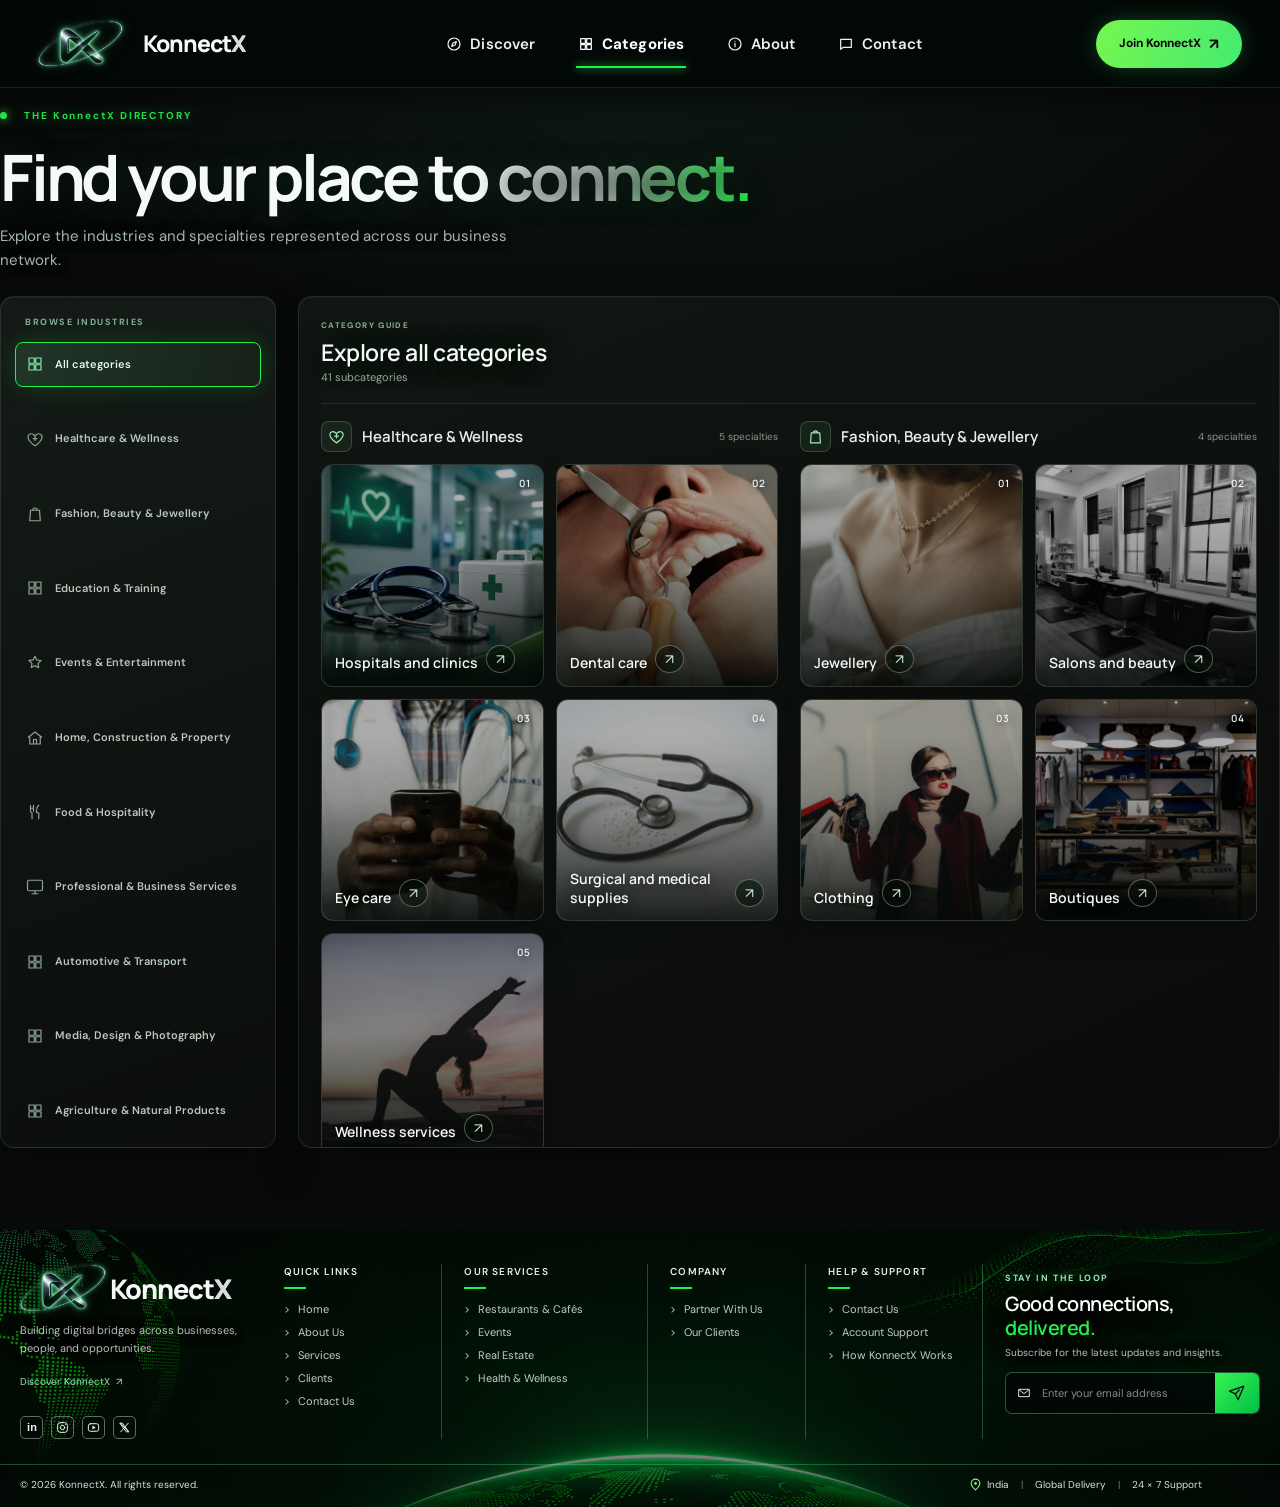
<file: categories.html>
<!doctype html>
<html lang="en">
<head>
  <meta charset="utf-8">
  <meta name="viewport" content="width=device-width,initial-scale=1">
  <meta name="theme-color" content="#030706">
  <link rel="icon" href="assets/favicon.png">
  <title>Categories — KonnectX</title>
  <link rel="stylesheet" href="styles.css">
  <script defer src="app.js"></script>
</head>
<body class="categories-page">
  <div class="announcement">A new way to find your next great connection <span>✦</span> <a href="categories.html">Explore the directory</a></div>
  <header class="site-header">
    <a class="brand" href="home.html"><img src="assets/logo-mark.png" alt="KonnectX emblem"><span>Konnect<span class="silver">X</span></span></a>
    <button class="menu-toggle" aria-label="Toggle menu" aria-expanded="false"><i></i><i></i><i></i></button>
    <nav>
      <a href="home.html"><svg viewBox="0 0 24 24" aria-hidden="true"><path d="M12 3a9 9 0 1 0 0 18 9 9 0 0 0 0-18z"/><path d="M15.500 8.500l-2 5-5 2 2-5z"/></svg>Discover</a>
      <a class="active" href="categories.html"><svg viewBox="0 0 24 24" aria-hidden="true"><path d="M4 4h7v7H4zM13 4h7v7h-7zM4 13h7v7H4zM13 13h7v7h-7z"/></svg>Categories</a>
      <a href="about.html"><svg viewBox="0 0 24 24" aria-hidden="true"><circle cx="12" cy="12" r="9"/><path d="M12 11v5M12 8h.01"/></svg>About</a>
      <a href="enquiry.html"><svg viewBox="0 0 24 24" aria-hidden="true"><path d="M4 5h16v12H8l-4 3z"/></svg>Contact</a>
    </nav>
    <div class="header-actions">
      <a class="button button-small" href="categories.html#register">Join KonnectX <span>↗</span></a>
    </div>
  </header>
  <main class="categories-main">
    <section class="categories-hero">
      <div class="categories-hero-copy">
        <span class="eyebrow"><i></i>THE KonnectX DIRECTORY</span>
        <h1>Find your place<br class="categories-hero-break"> to <span class="gradient-text">connect.</span></h1>
        <p>Explore the industries and specialties represented across our business network.</p>
      </div>
    </section>
    <section class="cp-wrap" aria-label="Category directory">
      <div class="cp-browser">
        <aside class="cp-sidebar">
          <span class="cp-sidebar-label">BROWSE INDUSTRIES</span>
          <div class="cp-chips" id="cpChips"></div>
        </aside>
        <div class="cp-content">
          <div class="cp-bar">
            <div><span class="cp-content-kicker">CATEGORY GUIDE</span><h2 id="cpTitle">All subcategories</h2><small id="cpCount"></small></div>
          </div>
          <section class="cp-subcategories" id="cpSubcategories" aria-label="Browse subcategories"></section>
        </div>
      </div>
    </section>
  </main>
<footer class="footer kx-footer">
  <div class="kf-grid">
    <div class="kf-brand">
      <a class="brand" href="home.html"><img src="assets/logo-mark.png" alt=""><span>Konnect<span class="silver">X</span></span></a>
      <p>Building digital bridges across businesses, people, and opportunities.</p>
      <a class="kf-about-link" href="about.html">Discover KonnectX <span>↗</span></a>
      <div class="kf-socials" aria-label="Social media">
        <span role="img" aria-label="LinkedIn" title="LinkedIn">in</span>
        <span role="img" aria-label="Instagram" title="Instagram"><svg viewBox="0 0 24 24" aria-hidden="true"><rect x="3" y="3" width="18" height="18" rx="5"/><circle cx="12" cy="12" r="4"/><circle class="kf-social-dot" cx="17.5" cy="6.5" r="1"/></svg></span>
        <span role="img" aria-label="YouTube" title="YouTube"><svg viewBox="0 0 24 24" aria-hidden="true"><rect x="2.5" y="5" width="19" height="14" rx="4"/><path class="kf-social-fill" d="m10 8.5 6 3.5-6 3.5z"/></svg></span>
        <span role="img" aria-label="X" title="X"><svg viewBox="0 0 24 24" aria-hidden="true"><path d="M5 4l14 16M19 4 5 20M4 4h4l12 16h-4z"/></svg></span>
      </div>
    </div>
    <details class="kf-col footer-accordion footer-quick-links" open>
      <summary><svg viewBox="0 0 24 24" aria-hidden="true"><path d="M4 6h16M4 12h16M4 18h16"/></svg><span>QUICK LINKS</span></summary>
      <div class="kf-links">
        <a href="home.html">Home</a><a href="about.html">About Us</a><a href="categories.html">Services</a><a href="home.html#services">Clients</a><a href="enquiry.html">Contact Us</a>
      </div>
    </details>
    <details class="kf-col footer-accordion footer-services" open>
      <summary><svg viewBox="0 0 24 24" aria-hidden="true"><rect x="3" y="7" width="18" height="13" rx="2"/><path d="M9 7V4h6v3M3 12h18M10 12v2h4v-2"/></svg><span>OUR SERVICES</span></summary>
      <div class="kf-links">
        <a href="categories.html?category=food">Restaurants &amp; Cafés</a><a href="categories.html?category=events">Events</a><a href="categories.html?category=property">Real Estate</a><a href="categories.html?category=medical">Health &amp; Wellness</a>
      </div>
    </details>
    <details class="kf-col footer-accordion footer-company" open>
      <summary><svg viewBox="0 0 24 24" aria-hidden="true"><path d="M4 20V5l8-2v17M12 9h8v11M2 20h20M7 7h2M7 11h2M7 15h2M15 12h2M15 16h2"/></svg><span>COMPANY</span></summary>
      <div class="kf-links">
        <a href="enquiry.html#business-register">Partner With Us</a><a href="home.html#services">Our Clients</a>
      </div>
    </details>
    <details class="kf-col footer-accordion footer-help" open>
      <summary><svg viewBox="0 0 24 24" aria-hidden="true"><circle cx="12" cy="12" r="9"/><path d="M9.5 9a2.6 2.6 0 1 1 4.5 1.8c-1.2 1.1-2 1.5-2 3M12 17h.01"/></svg><span>HELP &amp; SUPPORT</span></summary>
      <div class="kf-links">
        <a href="enquiry.html">Contact Us</a><a href="enquiry.html">Account Support</a><a href="about.html">How KonnectX Works</a>
      </div>
    </details>
    <div class="kf-col kf-note">
      <span class="eyebrow">STAY IN THE LOOP</span>
      <h2>Good connections, <span class="note-title-accent">delivered.</span></h2>
      <p>Subscribe for the latest updates and insights.</p>
      <form class="note-form" id="noteForm">
        <label class="note-email-field">
          <svg aria-hidden="true" viewBox="0 0 24 24" fill="none"><path d="M4 6.5h16v11H4z" stroke="currentColor" stroke-width="1.5" stroke-linejoin="round"/><path d="m5 7.5 7 5.5 7-5.5" stroke="currentColor" stroke-width="1.5" stroke-linecap="round" stroke-linejoin="round"/></svg>
          <input type="email" name="email" placeholder="Enter your email address" aria-label="Enter your email address" required>
        </label>
        <button class="button" type="submit" aria-label="Subscribe">
          <svg aria-hidden="true" viewBox="0 0 24 24" fill="none"><path d="m21 3-7.5 18-3.8-7.7L2 9.5 21 3Z" stroke="currentColor" stroke-width="1.8" stroke-linejoin="round"/><path d="m9.7 13.3 5.2-5.2" stroke="currentColor" stroke-width="1.8" stroke-linecap="round"/></svg>
        </button>
        <div class="note-msg" aria-live="polite"></div>
      </form>
    </div>
  </div>
  <div class="footer-bottom">
    <span>© 2026 KonnectX. All rights reserved.</span>
    <span class="footer-meta">
      <span><svg aria-hidden="true" viewBox="0 0 24 24" fill="none"><path d="M20 10c0 5-8 12-8 12S4 15 4 10a8 8 0 1 1 16 0Z" stroke="currentColor" stroke-width="2"/><circle cx="12" cy="10" r="2.5" fill="currentColor"/></svg>India</span>
      <i aria-hidden="true">|</i>
      <span>Global Delivery</span>
      <i aria-hidden="true">|</i>
      <span>24 × 7 Support</span>
    </span>
  </div>
</footer></body></html>
</file>
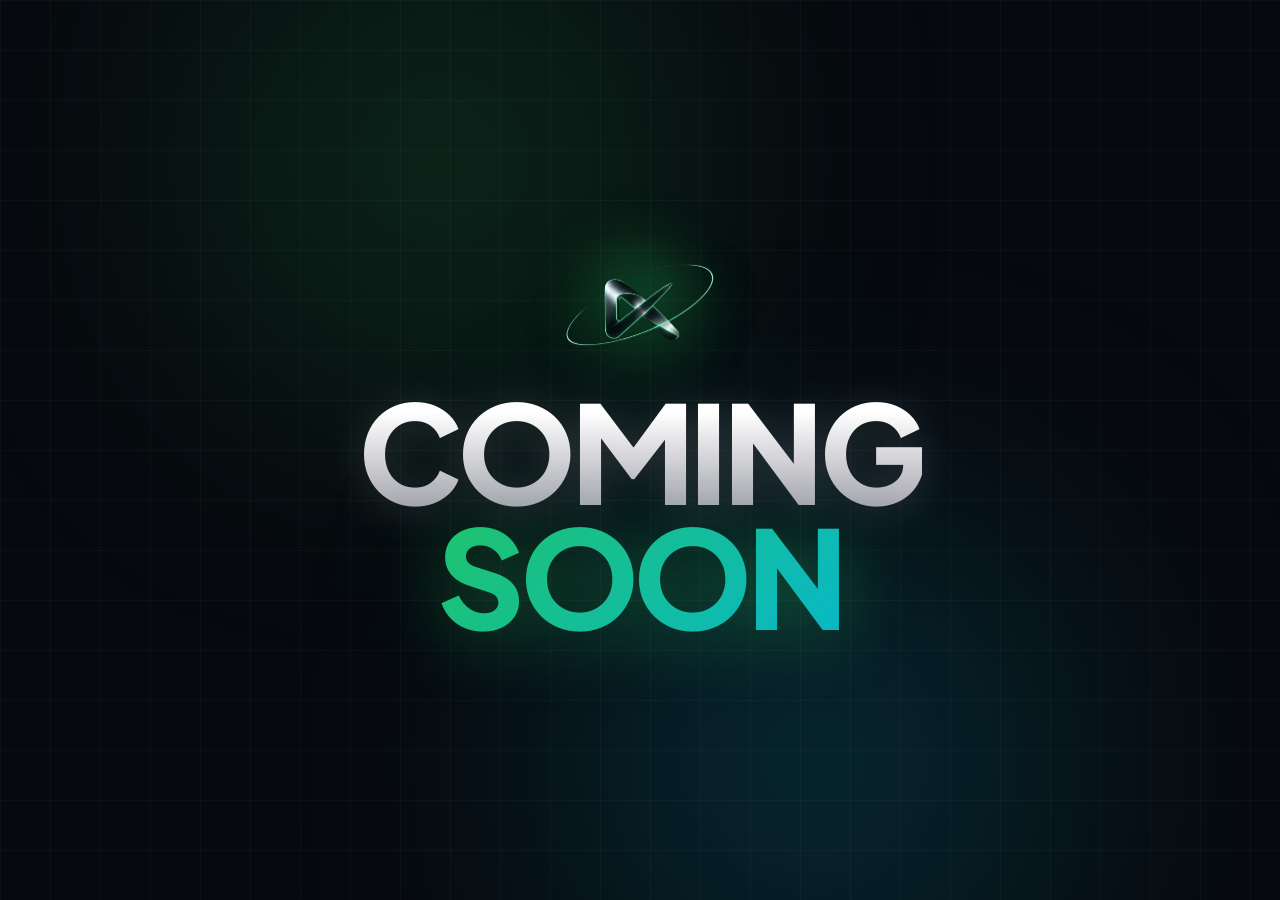
<file: coming-soon.html>
<!DOCTYPE html>
<html lang="en">
<head>
  <meta charset="UTF-8">
  <meta name="viewport" content="width=device-width, initial-scale=1.0">
  <title>Coming Soon - KonnectKX</title>
  <link rel="icon" type="image/png" href="assets/favicon.png">
  <link rel="preconnect" href="https://fonts.googleapis.com">
  <link rel="preconnect" href="https://fonts.gstatic.com" crossorigin>
  <link href="https://fonts.googleapis.com/css2?family=Plus+Jakarta+Sans:wght@700;800;900&display=swap" rel="stylesheet">
  <link rel="stylesheet" href="coming-soon.css">
</head>
<body>
  <!-- Ambient background elements -->
  <div class="glow-orb orb-1"></div>
  <div class="glow-orb orb-2"></div>
  <div class="grid-overlay"></div>

  <main class="content-wrapper">
    <!-- Logo on top -->
    <div class="logo-container">
      <div class="logo-glow"></div>
      <img src="assets/logo-mark.png" alt="KonnectKX Logo" class="logo-img">
    </div>

    <!-- Big Coming Soon Text -->
    <h1 class="coming-soon-title">
      <span>COMING</span>
      <span>SOON</span>
    </h1>
  </main>

  <script src="coming-soon.js"></script>
</body>
</html>
</file>
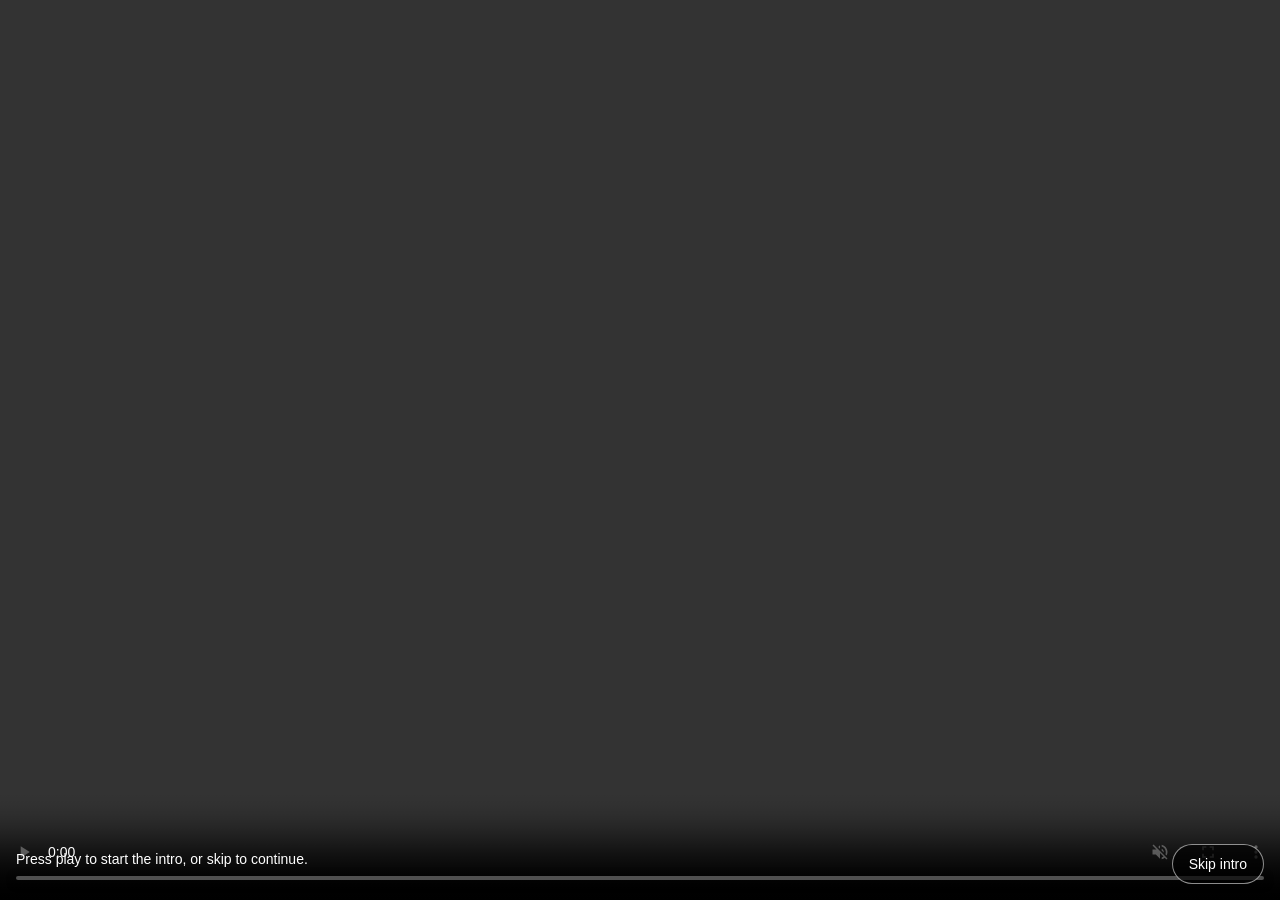
<file: intro.html>
<!doctype html>
<html lang="en">
  <head>
    <meta charset="utf-8">
    <meta name="viewport" content="width=device-width, initial-scale=1">
    <meta name="theme-color" content="#000000">
    <link rel="icon" type="image/png" href="assets/favicon.png">
    <title>Welcome to KonnectX - Video Intro</title>
    <style>
      * { box-sizing: border-box; }
      html, body { width: 100%; height: 100%; margin: 0; background: #000; }
      body { overflow: hidden; }
      video {
        display: block;
        width: 100%;
        height: 100%;
        object-fit: contain;
        background: #000;
      }
      .continue {
        position: fixed;
        right: 1rem;
        bottom: 1rem;
        padding: .65rem 1rem;
        border: 1px solid rgba(255,255,255,.55);
        border-radius: 999px;
        background: rgba(0,0,0,.65);
        color: #fff;
        font: 500 14px/1.2 Arial, sans-serif;
        text-decoration: none;
      }
      .status {
        position: fixed;
        left: 1rem;
        bottom: 1rem;
        max-width: calc(100% - 11rem);
        color: #fff;
        font: 14px/1.4 Arial, sans-serif;
      }
      .status:empty { display: none; }
    </style>
  </head>
  <body>
    <video id="intro" autoplay muted playsinline aria-label="KonnectX introduction"></video>
    <p class="status" id="status" role="status"></p>
    <a class="continue" href="home.html">Skip intro</a>
    <script>
      const video = document.getElementById('intro');
      const status = document.getElementById('status');
      const isMobile = window.matchMedia('(max-width: 767px)').matches;
      const desktopVideo = 'assets/videos/erasio_InShot_20261106_144915356%20(1)%20(1).mp4';
      const mobileVideo = 'assets/videos/erasio_WhatsApp%20Video%202026-11-06%20at%209.58.36%20PM%20(1).mp4';

      video.src = isMobile ? mobileVideo : desktopVideo;
      video.addEventListener('ended', () => {
        window.location.replace('home.html');
      });
      video.addEventListener('error', () => {
        status.textContent = 'The intro video could not be played. Use “Skip intro” to continue.';
      });
      video.play().catch(() => {
        video.controls = true;
        status.textContent = 'Press play to start the intro, or skip to continue.';
      });
    </script>
  </body>
</html>
</file>
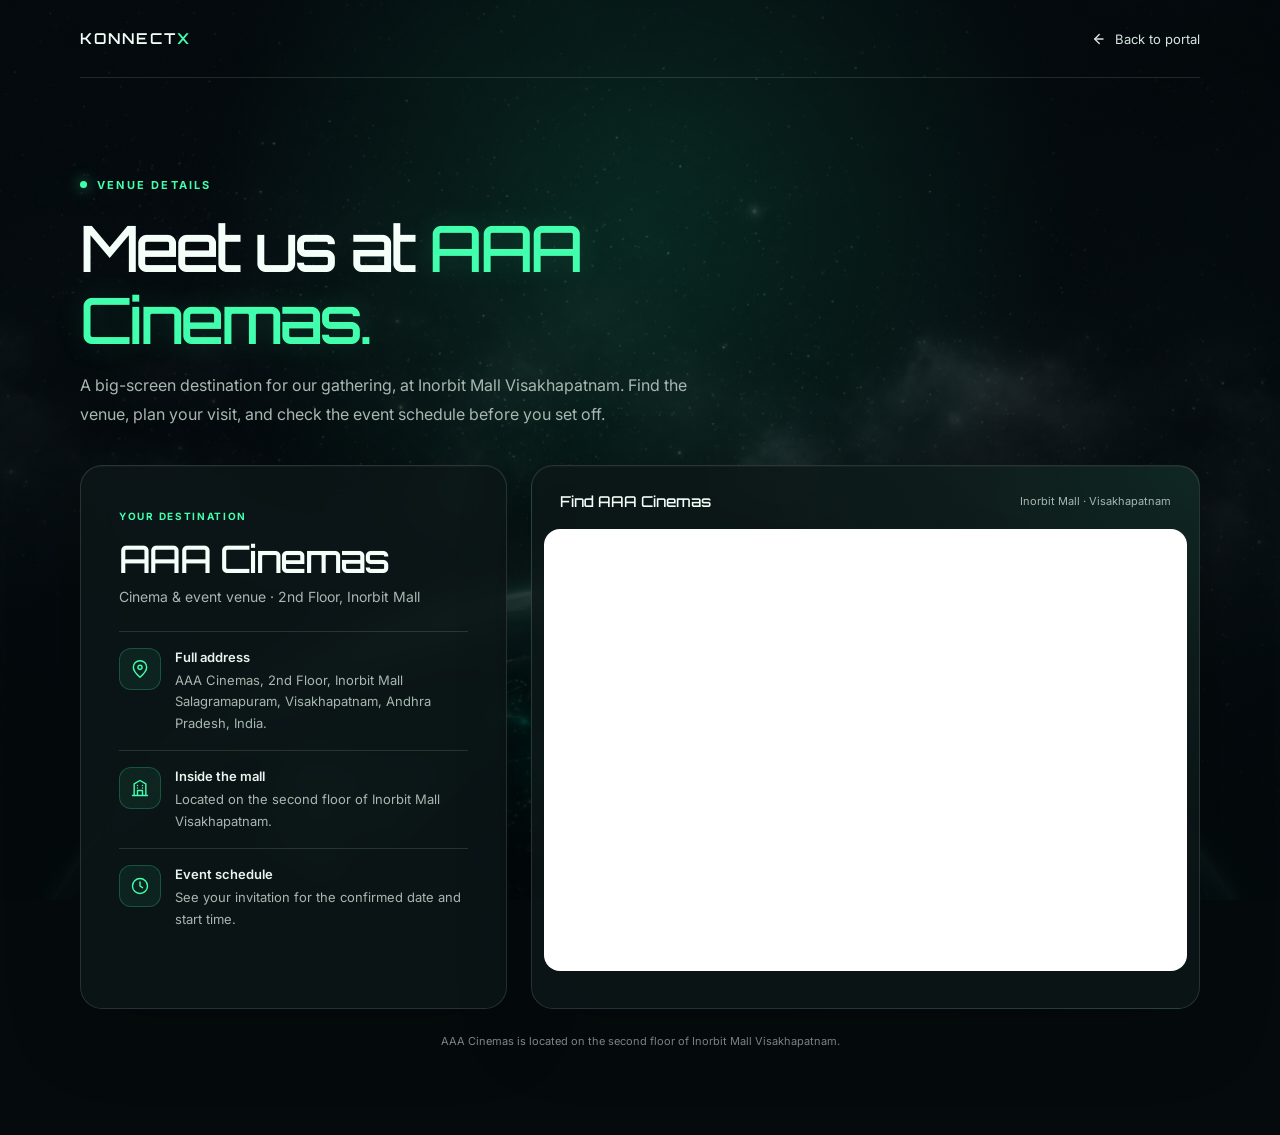
<file: portfolio/venue.html>
<!doctype html>
<html lang="en">
<head>
  <meta charset="UTF-8">
  <meta name="viewport" content="width=device-width, initial-scale=1">
  <meta name="theme-color" content="#050b0d">
  <link rel="icon" type="image/png" href="../assets/favicon.png">
  <title>Venue Details | KonnectX</title>
  <link href="https://fonts.googleapis.com/css2?family=Orbitron:wght@400;500;600;700&family=Inter:wght@300;400;500;600;700&display=swap" rel="stylesheet">
  <style>
    :root {
      color-scheme: dark;
      --green: #42ffad;
      --white: #f4fff9;
      --muted: #a8b7b0;
      --line: rgba(209, 236, 222, .14);
      --panel: rgba(13, 23, 24, .82);
    }

    * { box-sizing: border-box; }

    html { min-height: 100%; scroll-behavior: smooth; }

    body {
      min-height: 100vh;
      margin: 0;
      overflow-x: hidden;
      background: #050b0d;
      color: var(--white);
      font-family: Inter, sans-serif;
    }

    a { color: inherit; }

    .venue-background {
      position: fixed;
      z-index: -2;
      inset: 0;
      background:
        linear-gradient(180deg, rgba(3, 9, 11, .38), rgba(3, 9, 11, .88)),
        url("./earth-horizon.png") center bottom / cover no-repeat;
    }

    .venue-background::after {
      position: absolute;
      inset: 0;
      background:
        radial-gradient(ellipse at 50% 25%, rgba(35, 255, 158, .12), transparent 48%),
        linear-gradient(90deg, rgba(3, 9, 11, .5), transparent 50%, rgba(3, 9, 11, .36));
      content: "";
    }

    .page-shell {
      width: min(1120px, calc(100% - 48px));
      margin-inline: auto;
    }

    .topbar {
      min-height: 78px;
      display: flex;
      align-items: center;
      justify-content: space-between;
      border-bottom: 1px solid var(--line);
    }

    .wordmark {
      color: var(--white);
      font-family: Orbitron, sans-serif;
      font-size: 15px;
      font-weight: 600;
      letter-spacing: .14em;
      text-decoration: none;
    }

    .wordmark span { color: var(--green); }

    .back-link {
      display: inline-flex;
      min-height: 42px;
      align-items: center;
      gap: 9px;
      color: #d7e5df;
      font-size: 13px;
      text-decoration: none;
      transition: color .2s ease;
    }

    .back-link:hover { color: var(--green); }
    .back-link svg { width: 18px; height: 18px; }

    .venue-main {
      padding: clamp(52px, 8vw, 94px) 0 84px;
    }

    .hero {
      max-width: 760px;
      margin-bottom: 36px;
    }

    .eyebrow {
      display: inline-flex;
      align-items: center;
      gap: 10px;
      color: var(--green);
      font-size: 11px;
      font-weight: 700;
      letter-spacing: .2em;
      text-transform: uppercase;
    }

    .eyebrow::before {
      width: 7px;
      height: 7px;
      border-radius: 50%;
      background: var(--green);
      box-shadow: 0 0 14px rgba(66, 255, 173, .8);
      content: "";
    }

    h1 {
      margin: 20px 0 16px;
      font-family: Orbitron, sans-serif;
      font-size: clamp(36px, 6vw, 64px);
      font-weight: 500;
      letter-spacing: -.055em;
      line-height: 1.12;
    }

    h1 span {
      color: var(--green);
      text-shadow: 0 0 30px rgba(66, 255, 173, .16);
    }

    .hero-copy {
      max-width: 610px;
      margin: 0;
      color: var(--muted);
      font-size: 16px;
      line-height: 1.8;
    }

    .venue-layout {
      display: grid;
      grid-template-columns: minmax(0, .78fr) minmax(0, 1.22fr);
      gap: 24px;
      align-items: stretch;
    }

    .venue-card {
      border: 1px solid var(--line);
      border-radius: 22px;
      background: var(--panel);
      box-shadow: 0 24px 70px rgba(0, 0, 0, .28), inset 0 1px rgba(255, 255, 255, .035);
      backdrop-filter: blur(18px);
    }

    .primary-card { padding: clamp(24px, 3.5vw, 38px); }

    .card-label {
      color: var(--green);
      font-size: 10px;
      font-weight: 700;
      letter-spacing: .17em;
      text-transform: uppercase;
    }

    .venue-name {
      margin: 11px 0 6px;
      font-family: Orbitron, sans-serif;
      font-size: clamp(25px, 4vw, 38px);
      font-weight: 500;
      letter-spacing: -.04em;
    }

    .venue-type {
      margin: 0;
      color: var(--muted);
      font-size: 14px;
    }

    .detail-list {
      display: grid;
      gap: 0;
      margin: 26px 0 24px;
      padding: 0;
      list-style: none;
    }

    .detail-item {
      display: grid;
      grid-template-columns: 42px minmax(0, 1fr);
      gap: 14px;
      padding: 16px 0;
      border-top: 1px solid var(--line);
    }

    .detail-icon {
      width: 42px;
      height: 42px;
      display: grid;
      place-items: center;
      border: 1px solid rgba(66, 255, 173, .22);
      border-radius: 12px;
      background: rgba(66, 255, 173, .07);
      color: var(--green);
    }

    .detail-icon svg { width: 20px; height: 20px; }

    .detail-item h3 {
      margin: 1px 0 5px;
      color: #eaf5ef;
      font-size: 13px;
      font-weight: 600;
    }

    .detail-item p {
      margin: 0;
      color: var(--muted);
      font-size: 13px;
      line-height: 1.65;
    }

    .map-card {
      overflow: hidden;
      padding: 12px;
      background:
        radial-gradient(ellipse at 100% 0%, rgba(66, 255, 173, .08), transparent 46%),
        var(--panel);
    }

    .map-heading {
      display: flex;
      align-items: center;
      justify-content: space-between;
      gap: 12px;
      padding: 14px 16px 18px;
    }

    .map-heading h2 {
      margin: 0;
      font-family: Orbitron, sans-serif;
      font-size: 15px;
      font-weight: 500;
    }

    .map-heading span {
      color: var(--muted);
      font-size: 11px;
    }

    .map-frame {
      display: block;
      width: 100%;
      aspect-ratio: 16 / 11;
      border: 0;
      border-radius: 16px;
      background: #0a1112;
    }

    .footer-note {
      margin: 24px 0 0;
      color: rgba(216, 233, 224, .62);
      font-size: 11px;
      line-height: 1.6;
      text-align: center;
    }

    @media (max-width: 760px) {
      .venue-layout { grid-template-columns: minmax(0, 1fr); }
      .venue-layout { gap: 16px; }
      .map-frame { aspect-ratio: 16 / 10; }
    }

    @media (max-width: 520px) {
      .page-shell { width: calc(100% - 32px); }
      .topbar { min-height: 68px; }
      .wordmark { font-size: 12px; }
      .back-link { min-height: 40px; font-size: 12px; }
      .venue-main { padding-top: 48px; }
      .hero { margin-bottom: 27px; }
      .hero-copy { font-size: 14px; }
      .primary-card { padding: 22px 19px; border-radius: 16px; }
      .map-card { padding: 8px; border-radius: 16px; }
      .map-heading { align-items: flex-start; flex-direction: column; padding: 10px 10px 13px; }
      .map-frame { aspect-ratio: 4 / 3; border-radius: 12px; }
      .detail-item { grid-template-columns: 38px minmax(0, 1fr); gap: 12px; }
      .detail-icon { width: 38px; height: 38px; }
    }

    @media (prefers-reduced-motion: reduce) {
      *, *::before, *::after {
        scroll-behavior: auto !important;
        transition-duration: .01ms !important;
      }
    }
  </style>
</head>
<body>
  <div class="venue-background" aria-hidden="true"></div>
  <header class="topbar page-shell">
    <a class="wordmark" href="index.html" aria-label="KonnectX portal home">KONNECT<span>X</span></a>
    <a class="back-link" href="index.html">
      <svg viewBox="0 0 24 24" fill="none" stroke="currentColor" stroke-width="1.8" stroke-linecap="round" stroke-linejoin="round" aria-hidden="true"><path d="m15 18-6-6 6-6"/><path d="M20 12H9"/></svg>
      Back to portal
    </a>
  </header>

  <main class="venue-main page-shell">
    <section class="hero" aria-labelledby="page-title">
      <span class="eyebrow">VENUE DETAILS</span>
      <h1 id="page-title">Meet us at <span>AAA Cinemas.</span></h1>
      <p class="hero-copy">A big-screen destination for our gathering, at Inorbit Mall Visakhapatnam. Find the venue, plan your visit, and check the event schedule before you set off.</p>
    </section>

    <div class="venue-layout">
      <section class="venue-card primary-card" aria-labelledby="venue-name">
        <span class="card-label">Your destination</span>
        <h2 class="venue-name" id="venue-name">AAA Cinemas</h2>
        <p class="venue-type">Cinema &amp; event venue · 2nd Floor, Inorbit Mall</p>

        <ul class="detail-list">
          <li class="detail-item">
            <span class="detail-icon" aria-hidden="true"><svg viewBox="0 0 24 24" fill="none" stroke="currentColor" stroke-width="1.7" stroke-linecap="round" stroke-linejoin="round"><path d="M20 10c0 5-8 12-8 12S4 15 4 10a8 8 0 1 1 16 0Z"/><circle cx="12" cy="10" r="2.5"/></svg></span>
            <div>
              <h3>Full address</h3>
              <p>AAA Cinemas, 2nd Floor, Inorbit Mall Salagramapuram, Visakhapatnam, Andhra Pradesh, India.</p>
            </div>
          </li>
          <li class="detail-item">
            <span class="detail-icon" aria-hidden="true"><svg viewBox="0 0 24 24" fill="none" stroke="currentColor" stroke-width="1.7" stroke-linecap="round" stroke-linejoin="round"><path d="M3 21h18M5 21V7l7-4 7 4v14M9 21v-6h6v6M9 9h.01M15 9h.01M9 12h.01M15 12h.01"/></svg></span>
            <div>
              <h3>Inside the mall</h3>
              <p>Located on the second floor of Inorbit Mall Visakhapatnam.</p>
            </div>
          </li>
          <li class="detail-item">
            <span class="detail-icon" aria-hidden="true"><svg viewBox="0 0 24 24" fill="none" stroke="currentColor" stroke-width="1.7" stroke-linecap="round" stroke-linejoin="round"><circle cx="12" cy="12" r="9"/><path d="M12 7v5l3 2"/></svg></span>
            <div>
              <h3>Event schedule</h3>
              <p>See your invitation for the confirmed date and start time.</p>
            </div>
          </li>
        </ul>

      </section>

      <section class="venue-card map-card" aria-labelledby="map-title">
        <div class="map-heading">
          <h2 id="map-title">Find AAA Cinemas</h2>
          <span>Inorbit Mall · Visakhapatnam</span>
        </div>
        <iframe
          class="map-frame"
          src="https://www.google.com/maps/embed?pb=!1m18!1m12!1m3!1d3800.0652169520854!2d83.28855249678955!3d17.741566!2m3!1f0!2f0!3f0!3m2!1i1024!2i768!4f13.1!3m3!1m2!1s0x3a3943006f07f2dd%3A0x6fb31a51034d58db!2sAAA%20Cinemas!5e0!3m2!1sen!2sin!4v1793980253986!5m2!1sen!2sin"
          title="Map showing AAA Cinemas in Inorbit Mall Visakhapatnam"
          allowfullscreen
          loading="lazy"
          referrerpolicy="strict-origin-when-cross-origin"
        ></iframe>
      </section>
    </div>

    <p class="footer-note">AAA Cinemas is located on the second floor of Inorbit Mall Visakhapatnam.</p>
  </main>
</body>
</html>
</file>
<file: coming-soon.css>
:root {
  --primary-color: #22c55e;
  --accent-cyan: #06b6d4;
  --bg-dark: #07090e;
  --text-main: #ffffff;
}

* {
  margin: 0;
  padding: 0;
  box-sizing: border-box;
}

body {
  min-height: 100vh;
  background-color: var(--bg-dark);
  color: var(--text-main);
  font-family: 'Plus Jakarta Sans', -apple-system, BlinkMacSystemFont, sans-serif;
  display: flex;
  align-items: center;
  justify-content: center;
  position: relative;
  overflow: hidden;
  padding: 2rem;
}

/* Background Atmosphere */
.grid-overlay {
  position: fixed;
  inset: 0;
  background-image: 
    linear-gradient(to right, rgba(255, 255, 255, 0.03) 1px, transparent 1px),
    linear-gradient(to bottom, rgba(255, 255, 255, 0.03) 1px, transparent 1px);
  background-size: 50px 50px;
  pointer-events: none;
  z-index: 0;
}

.glow-orb {
  position: fixed;
  border-radius: 50%;
  filter: blur(140px);
  pointer-events: none;
  z-index: 0;
  opacity: 0.5;
  animation: floatOrb 12s ease-in-out infinite alternate;
}

.orb-1 {
  width: 500px;
  height: 500px;
  background: radial-gradient(circle, var(--primary-color) 0%, rgba(34, 197, 94, 0) 70%);
  top: -10%;
  left: 15%;
}

.orb-2 {
  width: 550px;
  height: 550px;
  background: radial-gradient(circle, var(--accent-cyan) 0%, rgba(6, 182, 212, 0) 70%);
  bottom: -15%;
  right: 15%;
  animation-duration: 16s;
}

@keyframes floatOrb {
  0% { transform: translate(0, 0) scale(1); }
  50% { transform: translate(50px, 30px) scale(1.1); }
  100% { transform: translate(-40px, 50px) scale(0.95); }
}

/* Content Container (Card removed) */
.content-wrapper {
  position: relative;
  z-index: 1;
  display: flex;
  flex-direction: column;
  align-items: center;
  justify-content: center;
  text-align: center;
  max-width: 1000px;
  width: 100%;
}

/* Logo on top */
.logo-container {
  position: relative;
  display: flex;
  align-items: center;
  justify-content: center;
  margin-bottom: 2.5rem;
  animation: fadeInDown 1s ease-out;
}

.logo-glow {
  position: absolute;
  width: 160px;
  height: 160px;
  background: radial-gradient(circle, rgba(34, 197, 94, 0.45), transparent 70%);
  filter: blur(25px);
  z-index: -1;
  animation: pulseGlow 3s ease-in-out infinite alternate;
}

@keyframes pulseGlow {
  0% { transform: scale(0.9); opacity: 0.5; }
  100% { transform: scale(1.2); opacity: 0.9; }
}

.logo-img {
  width: clamp(100px, 14vw, 150px);
  height: auto;
  object-fit: contain;
  filter: drop-shadow(0 15px 30px rgba(0, 0, 0, 0.7));
  transition: transform 0.4s cubic-bezier(0.34, 1.56, 0.64, 1);
}

.logo-container:hover .logo-img {
  transform: scale(1.08) translateY(-4px);
}

/* Big Coming Soon Text */
.coming-soon-title {
  display: flex;
  flex-direction: column;
  font-size: clamp(3.5rem, 12vw, 8.5rem);
  font-weight: 900;
  line-height: 0.92;
  letter-spacing: -0.04em;
  text-transform: uppercase;
  user-select: none;
  animation: fadeInUp 1s ease-out;
}

.coming-soon-title span:first-child {
  background: linear-gradient(180deg, #ffffff 20%, #a1a1aa 100%);
  -webkit-background-clip: text;
  -webkit-text-fill-color: transparent;
  filter: drop-shadow(0 4px 20px rgba(255, 255, 255, 0.15));
}

.coming-soon-title span:last-child {
  background: linear-gradient(135deg, #22c55e 0%, #06b6d4 100%);
  -webkit-background-clip: text;
  -webkit-text-fill-color: transparent;
  filter: drop-shadow(0 8px 35px rgba(34, 197, 94, 0.4));
}

/* Subtle mouse tracking highlight */
.content-wrapper {
  transition: transform 0.2s ease-out;
}

@keyframes fadeInDown {
  from { opacity: 0; transform: translateY(-30px); }
  to { opacity: 1; transform: translateY(0); }
}

@keyframes fadeInUp {
  from { opacity: 0; transform: translateY(30px); }
  to { opacity: 1; transform: translateY(0); }
}

/* Mobile adjustments */
@media (max-width: 600px) {
  .logo-container {
    margin-bottom: 1.5rem;
  }
}
</file>
<file: styles.css>
@import url('https://fonts.googleapis.com/css2?family=DM+Sans:wght@400;500;600;700&family=Manrope:wght@400;500;600;700;800&display=swap');
@import url('https://fonts.googleapis.com/css2?family=Playfair+Display:wght@600;700;800&display=swap');
:root{--bg:#08160f;--panel:#102419;--panel2:#142e20;--text:#f4f9f6;--muted:#98bba8;--line:rgba(208,244,225,.13);--silver:#c7e1d3;--blue:#8cf9bf;--gold:#97eabe;--font:'DM Sans',sans-serif;--display:'Manrope',sans-serif}*{box-sizing:border-box}html{scroll-behavior:smooth}body{margin:0;background:var(--bg);color:var(--text);font-family:var(--font);font-size:15px;line-height:1.6}a{color:inherit;text-decoration:none}button,input,select,textarea{font:inherit}.announcement{height:34px;display:flex;align-items:center;justify-content:center;gap:8px;background:#0d2016;color:#c2dfd0;font-size:11px;letter-spacing:.03em;border-bottom:1px solid rgba(255,255,255,.04)}.announcement span,.footer-bottom b{color:var(--gold)}.announcement a{color:#fff;border-bottom:1px solid #82a793}.site-header{height:78px;display:flex;align-items:center;justify-content:space-between;padding:0 max(calc((100vw - 1160px)/2),5.3vw);border-bottom:1px solid rgba(255,255,255,.07);position:relative;z-index:10;background:rgba(8,22,15,.85);backdrop-filter:blur(16px)}.brand{display:flex;align-items:center;gap:9px;font-family:var(--display);font-weight:800;font-size:21px;letter-spacing:-1.1px;white-space:nowrap}.brand img{width:29px;height:29px;object-fit:cover;object-position:center 32%;border-radius:50%;border:1px solid #9bb7a8;filter:brightness(1.3)}.silver{color:#bbdac9}.site-header nav{display:flex;gap:36px;margin-left:30px}.site-header nav a,.login-link{font-size:13px;color:#acc8b9;transition:color .2s}.site-header nav a:hover,.site-header nav .active,.login-link:hover{color:#fff}.header-actions{display:flex;align-items:center;gap:24px}.button{display:inline-flex;align-items:center;justify-content:center;gap:24px;background:linear-gradient(105deg,#f2f8f5,#bbd9c9);color:#0b1a12;font-weight:700;font-size:13px;padding:13px 18px;border-radius:5px;transition:transform .25s,box-shadow .25s;box-shadow:0 7px 24px rgba(169,227,196,.12);border:0;cursor:pointer}.button:hover{transform:translateY(-2px);box-shadow:0 11px 30px rgba(169,227,196,.22)}.button span{font-size:17px}.button-small{padding:10px 14px;font-size:12px;gap:12px}.button-small span{font-size:15px}.menu-toggle{display:none;background:none;color:#fff;border:0;font-size:23px}.hero{min-height:560px;display:grid;grid-template-columns:1fr 1fr;align-items:center;max-width:1160px;margin:auto;padding:62px 0 75px;position:relative;overflow:hidden}.hero-copy{position:relative;z-index:2;padding-left:5px}.eyebrow{color:#95bea8;font-size:10px;font-weight:700;letter-spacing:.19em}.eyebrow i{display:inline-block;width:6px;height:6px;border-radius:50%;background:#c7e7d6;margin:0 8px 1px 0;box-shadow:0 0 10px #b5efd0}.hero h1,.page-hero h1{font:700 clamp(48px,6vw,75px)/1.08 var(--display);letter-spacing:-4px;margin:20px 0 16px}.gradient-text{background:linear-gradient(100deg,#edf9f3 5%,#99c8af 48%,#b6d7c5 100%);-webkit-background-clip:text;background-clip:text;color:transparent}.hero-copy>p,.page-hero>p{color:#a2c1b0;max-width:450px;font-size:15px;line-height:1.8;margin:0}.hero-actions{display:flex;align-items:center;gap:28px;margin-top:29px}.text-link{color:#e1f2e9;font-size:12px;font-weight:600;border-bottom:1px solid #638673;padding-bottom:4px;transition:color .2s}.text-link span{font-size:17px;margin-left:7px}.text-link:hover{color:#fff}.hero-proof{display:flex;align-items:center;gap:14px;margin-top:38px;color:#82a793;font-size:10px;line-height:1.55}.hero-proof strong{font-size:11px;color:#dbece3}.avatar-stack{display:flex;padding-left:3px}.avatar-stack b{width:27px;height:27px;border-radius:50%;display:grid;place-items:center;margin-left:-4px;border:2px solid var(--bg);font-size:9px;color:#11251a;background:linear-gradient(135deg,#d8e1dc,#729d86)}.avatar-stack b:nth-child(2){background:linear-gradient(135deg,#c6e1d3,#9d8e80)}.avatar-stack b:nth-child(3){background:linear-gradient(135deg,#d7efe2,#78b494)}.avatar-stack b:nth-child(4){background:#1f3f2e;color:#d3f0e1}.hero-visual{height:465px;position:relative;display:grid;place-items:center}.hero-glow{position:absolute;top:15%;right:10%;width:480px;height:480px;background:radial-gradient(circle,rgba(72,183,124,.16),transparent 68%);pointer-events:none}.hero-world{height:380px;width:440px;position:relative;border-radius:50%;background:radial-gradient(ellipse,rgba(57,124,88,.16),transparent 65%);display:grid;place-items:center}.orbit{position:absolute;border:1px solid rgba(171,236,201,.14);border-radius:50%;top:50%;left:50%;transform:translate(-50%,-50%);pointer-events:none}.orbit-one{width:340px;height:340px}.orbit-two{width:470px;height:240px;transform:translate(-50%,-50%) rotate(-27deg);border-color:rgba(189,234,210,.1)}.world-core{height:158px;width:158px;border-radius:50%;display:flex;align-items:center;justify-content:center;flex-direction:column;background:radial-gradient(circle at 35% 25%,#2d5f44,#11281c 60%,#08160f);border:1px solid rgba(209,241,224,.34);box-shadow:0 0 80px rgba(104,214,155,.22),inset 0 0 28px rgba(166,225,194,.12);animation:pulse 5s ease-in-out infinite}.core-mark{font:800 66px/.95 var(--display);letter-spacing:-8px;background:linear-gradient(135deg,#fff,#88b09b 60%,#fff);color:transparent;background-clip:text}.core-mark span{font-size:50px}.core-label{font-size:8px;letter-spacing:.31em;color:#a8c9b7;margin:10px 0 0 4px}.node{position:absolute;width:26px;height:26px;display:grid;place-items:center;border:1px solid #95d5b3;border-radius:50%;font-size:11px;color:#e4efe9;background:#173425;box-shadow:0 0 15px #62af86;animation:twinkle 3s ease-in-out infinite}.n1{top:31px;left:118px}.n2{top:62px;right:53px;animation-delay:.8s}.n3{bottom:35px;right:104px;animation-delay:1.5s}.n4{bottom:77px;left:32px;animation-delay:.5s}.n5{top:175px;right:3px;animation-delay:1.1s}.connection-line{position:absolute;height:1px;background:linear-gradient(90deg,transparent,rgba(170,243,204,.48),transparent);transform-origin:left}.l1{width:150px;top:58px;left:135px;transform:rotate(26deg)}.l2{width:140px;bottom:54px;left:55px;transform:rotate(-31deg)}.l3{width:130px;top:113px;right:36px;transform:rotate(120deg)}.float-card{position:absolute;display:flex;align-items:center;gap:10px;padding:10px 12px;border:1px solid rgba(207,247,226,.17);background:rgba(15,38,26,.88);border-radius:7px;box-shadow:0 10px 30px rgba(0,0,0,.3);backdrop-filter:blur(8px);animation:float 5s ease-in-out infinite}.float-card b,.float-card small{display:block;white-space:nowrap}.float-card b{font-size:10px;color:#e5f5ec}.float-card small{font-size:8px;color:#83ad97}.float-card>i{font-style:normal;color:#b8dac8;margin-left:5px}.mini-icon{width:28px;height:28px;border-radius:6px;background:#1c3a2a;color:#d1efdf;display:grid;place-items:center}.card-a{top:36px;right:-6px}.card-b{bottom:62px;right:1px;animation-delay:1.2s}.card-c{bottom:97px;left:-11px;animation-delay:.5s}.search-band{max-width:1160px;margin:auto;padding:29px 32px;display:flex;align-items:center;justify-content:space-between;border:1px solid var(--line);background:linear-gradient(110deg,#122b1e,#0c2015);border-radius:8px;position:relative;z-index:3}.search-intro .eyebrow{font-size:9px}.search-intro h2{font:600 19px var(--display);margin:6px 0 0;letter-spacing:-.4px}.search-box{display:flex;align-items:center;gap:10px}.search-field{height:44px;display:flex;align-items:center;gap:8px;padding:0 13px;border:1px solid var(--line);border-radius:5px;width:230px;background:#0b1f14}.search-field span,.directory-search span{color:#b7dbc8;font-size:20px}.search-field input,.directory-search input{background:none;border:0;outline:0;color:white;width:100%;font-size:11px}.search-field input::placeholder,.directory-search input::placeholder{color:#739d87}.location-field{width:150px}.search-button{height:44px;padding:0 16px}.section{max-width:1160px;margin:0 auto;padding:108px 0}.section-head{display:flex;align-items:end;justify-content:space-between;margin-bottom:31px}.section-head h2,.how-copy h2,.story-copy h2,.value-grid h3,.enquiry-aside h2{font:600 34px/1.2 var(--display);letter-spacing:-1.4px;margin:10px 0 0}.category-grid{display:grid;grid-template-columns:repeat(3,1fr);gap:13px}.category-card{position:relative;min-height:185px;padding:21px 23px;border:1px solid var(--line);background:linear-gradient(140deg,#122b1e,#0d2016);border-radius:7px;overflow:hidden;transition:transform .25s,border-color .25s}.category-card:hover{transform:translateY(-4px);border-color:rgba(186,243,213,.42)}.category-card:after{content:'';position:absolute;width:150px;height:150px;border-radius:50%;right:-56px;bottom:-75px;background:radial-gradient(circle,rgba(150,227,186,.12),transparent 70%)}.category-icon{display:grid;place-items:center;width:36px;height:36px;background:rgba(170,232,199,.09);border:1px solid rgba(173,236,202,.16);border-radius:8px;font-size:19px;color:#cfe9db;margin-bottom:16px}.cat-number{display:block;font-size:8px;letter-spacing:.13em;color:#82ac96}.category-card h3{font:600 17px var(--display);margin:5px 0 2px}.category-card p{font-size:11px;color:#8aaf9b;margin:0}.card-arrow{position:absolute;right:19px;top:20px;color:#a6cab7}.category-more{background:linear-gradient(135deg,#142a1e,#183626)}.featured-section{background:linear-gradient(180deg,transparent,#0c1d14 16%,#0c1d14 85%,transparent);padding:94px max(calc((100vw - 1160px)/2),5.3vw)}.business-grid{display:grid;grid-template-columns:repeat(3,1fr);gap:17px}.business-card{overflow:hidden;border:1px solid var(--line);border-radius:8px;background:#102419;transition:transform .25s,border-color .25s}.business-card:hover{transform:translateY(-4px);border-color:rgba(187,242,213,.36)}.business-art{height:150px;position:relative;display:grid;place-items:center;overflow:hidden;background:linear-gradient(135deg,#1a3c2a,#112319)}.business-art:before,.business-art:after{content:'';position:absolute;border:1px solid rgba(211,243,226,.15);border-radius:50%;width:210px;height:100px;transform:rotate(-25deg)}.business-art:after{width:140px;height:160px;transform:rotate(40deg)}.business-art .art-mark{z-index:1;font:500 60px var(--display);color:rgba(234,250,241,.72);text-shadow:0 0 36px rgba(170,242,204,.35)}.art-food{background:radial-gradient(circle at 40% 50%,#61533e,#193426 64%)}.art-events{background:radial-gradient(circle at 60% 35%,#564459,#183325 65%)}.art-property{background:radial-gradient(circle at 50% 50%,#3d6851,#173324 65%)}.art-medical{background:radial-gradient(circle at 50% 50%,#2c5a41,#152d20 66%)}.art-boutique{background:radial-gradient(circle at 55% 40%,#665449,#1b3929 66%)}.art-business{background:radial-gradient(circle at 55% 40%,#415e4f,#183325 66%)}.featured-badge{position:absolute;top:13px;left:13px;z-index:2;border:1px solid rgba(184,233,207,.3);background:rgba(19,38,28,.7);color:#bce8d1;border-radius:3px;padding:4px 7px;font-size:8px;letter-spacing:.08em;text-transform:uppercase}.business-content{padding:16px 17px}.business-category{font-size:9px;color:#97c2ab;letter-spacing:.07em;text-transform:uppercase}.business-content h3{font:600 17px var(--display);margin:5px 0}.business-content p{font-size:11px;line-height:1.6;color:#98baa8;min-height:36px;margin:0 0 13px}.business-meta{display:flex;justify-content:space-between;align-items:center;color:#80a591;font-size:10px;padding-top:11px;border-top:1px solid var(--line)}.business-meta span:first-child{color:#d6eadf}.business-actions{display:flex;justify-content:space-between;align-items:center;margin-top:13px}.business-actions a{font-size:10px;font-weight:700;color:#d6efe2;border-bottom:1px solid #648d77;padding-bottom:3px}.business-actions .rating{font-size:10px;color:#9ae5bd}.how-section{max-width:1160px;margin:auto;padding:95px 0;display:grid;grid-template-columns:1fr 1fr;gap:100px;align-items:center}.how-copy>p,.story-copy p{font-size:13px;color:#98baa8;max-width:420px;line-height:1.8;margin:18px 0 23px}.steps{border-top:1px solid var(--line)}.step{display:grid;grid-template-columns:42px 1fr 30px;gap:16px;align-items:center;padding:22px 0;border-bottom:1px solid var(--line)}.step>span,.step>b{color:#97c1ab;font-size:12px}.step h3{font:600 16px var(--display);margin:0 0 2px}.step p{font-size:11px;color:#8bae9b;margin:0}.step>b{font-size:19px;text-align:right}.cta-section{text-align:center;position:relative;overflow:hidden;padding:87px 20px 78px;border-top:1px solid rgba(255,255,255,.06);background:radial-gradient(ellipse at 50% 110%,rgba(81,160,118,.17),transparent 55%)}.cta-orb{position:absolute;top:-210px;left:50%;transform:translateX(-50%);width:500px;height:300px;border-radius:50%;border:1px solid rgba(187,233,208,.09);box-shadow:0 0 90px rgba(117,204,158,.08)}.cta-section h2{font:600 36px var(--display);letter-spacing:-1.4px;margin:9px 0}.cta-section p{font-size:12px;color:#99beaa;margin:0 0 21px}.cta-note{font-size:9px;color:#739d87;margin-top:14px}.footer{max-width:1160px;margin:auto;padding:32px 0 18px}.footer-top{display:flex;align-items:center;gap:24px;padding-bottom:26px;border-bottom:1px solid var(--line)}.footer-top .brand{font-size:18px}.footer-top p{font-size:10px;color:#84a794;margin:0}.footer-links{margin-left:auto;display:flex;gap:24px}.footer-links a,.footer-bottom{font-size:10px;color:#87ac98}.footer-links a:hover{color:#fff}.footer-bottom{display:flex;justify-content:space-between;padding-top:14px;font-size:9px}.page-hero{text-align:center;padding:80px 20px 70px;position:relative;overflow:hidden;background:radial-gradient(ellipse at 50% 0%,rgba(78,173,122,.15),transparent 58%)}.page-hero h1{font-size:58px;letter-spacing:-3px;margin:14px 0}.page-hero>p{margin:auto;font-size:13px}.directory{padding-top:20px}.directory-tools{display:flex;justify-content:space-between;align-items:center;gap:18px;margin-bottom:17px}.filter-pills{display:flex;flex-wrap:wrap;gap:7px}.filter-pill{background:#10271b;color:#9cbeac;border:1px solid var(--line);border-radius:30px;padding:8px 13px;font-size:10px;cursor:pointer;transition:.2s}.filter-pill:hover,.filter-pill.active{background:#dbeee4;color:#102017;border-color:#dbeee4}.directory-search{height:36px;width:210px;display:flex;align-items:center;gap:7px;padding:0 11px;border:1px solid var(--line);border-radius:4px;flex-shrink:0}.directory-search span{font-size:18px}.result-line{display:flex;justify-content:space-between;color:#7fa490;font-size:10px;padding:10px 0 17px}.directory-grid{grid-template-columns:repeat(3,1fr)}.empty-state{text-align:center;padding:60px 20px;color:#93bda7}.empty-state>span{font-size:38px}.empty-state h3{color:#e4f1ea;margin:5px}.empty-state p{font-size:12px}.cta-strip{max-width:1160px;margin:0 auto 100px;padding:26px 30px;border:1px solid var(--line);border-radius:7px;background:linear-gradient(110deg,#132b1e,#0e2318);display:flex;align-items:center;justify-content:space-between}.cta-strip h2{font:600 20px var(--display);margin:4px 0 0}.about-hero{padding:100px 20px 90px}.about-story{display:grid;grid-template-columns:1fr 1fr;gap:100px;align-items:center;padding-top:50px}.story-visual{height:350px;display:grid;place-items:center;background:radial-gradient(ellipse,rgba(79,168,121,.13),transparent 65%);position:relative}.story-orbit{width:250px;height:250px;border:1px solid rgba(190,240,213,.25);border-radius:50%;display:grid;place-items:center;position:relative;box-shadow:0 0 70px rgba(101,196,145,.1)}.story-orbit:before,.story-orbit:after{content:'';position:absolute;width:330px;height:145px;border:1px solid rgba(190,240,213,.17);border-radius:50%;transform:rotate(38deg)}.story-orbit:after{transform:rotate(-38deg)}.story-orbit span{font:700 90px var(--display);letter-spacing:-12px;background:linear-gradient(135deg,#fff,#7fad94);color:transparent;background-clip:text}.story-orbit i{position:absolute;font-style:normal;color:#d1edde;text-shadow:0 0 14px #85e2b0}.story-orbit i:nth-of-type(1){top:24px;left:42px}.story-orbit i:nth-of-type(2){right:28px;top:67px}.story-orbit i:nth-of-type(3){bottom:27px;right:57px}.story-orbit i:nth-of-type(4){bottom:81px;left:18px}.story-copy h2{font-size:32px;margin-bottom:15px}.story-copy .button{margin-top:8px}.values-section{max-width:1160px;margin:auto;padding:70px 0 100px}.value-grid{display:grid;grid-template-columns:repeat(3,1fr);gap:15px;margin-top:28px}.value-grid article{padding:24px;border:1px solid var(--line);background:#102419;border-radius:6px}.value-grid article>span{font-size:10px;color:#9cc9b1;letter-spacing:.1em}.value-grid h3{font-size:20px;margin:18px 0 7px}.value-grid p{font-size:11px;color:#92b4a2;margin:0;line-height:1.7}.account-main{max-width:1160px;margin:auto;padding:75px 0 95px;display:grid;grid-template-columns:.8fr 1.2fr;gap:95px;align-items:start}.account-intro{padding-top:35px}.account-intro h1{font:700 43px/1.18 var(--display);letter-spacing:-2px;margin:14px 0}.account-intro>p{color:#99baa8;font-size:12px;line-height:1.8;max-width:350px}.account-switch{display:flex;gap:6px;margin-top:29px;padding:5px;border:1px solid var(--line);background:#0e2117;border-radius:5px;width:max-content}.switch-btn,.form-tab{background:none;border:0;color:#93b7a4;padding:9px 12px;font-size:10px;cursor:pointer;border-radius:4px}.switch-btn.active,.form-tab.active{background:#dbede3;color:#102017;font-weight:700}.account-benefits{display:grid;gap:14px;margin-top:37px}.account-benefits div{display:flex;align-items:center;gap:12px;color:#afccbd;font-size:11px}.account-benefits b{width:25px;height:25px;border-radius:6px;display:grid;place-items:center;background:#183526;color:#c5e8d5}.form-card{border:1px solid var(--line);background:linear-gradient(145deg,#132b1e,#0d2016);padding:27px;border-radius:8px;box-shadow:0 25px 70px rgba(0,0,0,.22)}.form-tabs{display:flex;border-bottom:1px solid var(--line);gap:7px;padding-bottom:14px;margin-bottom:22px}.account-form h2,.enquiry-form h2{font:600 22px var(--display);letter-spacing:-.6px;margin:0}.account-form>p,.enquiry-form>p{font-size:11px;color:#92b4a2;margin:3px 0 19px}.account-form>label,.enquiry-form>label,.form-row>label{display:grid;gap:6px;font-size:10px;color:#b4d1c2;margin-bottom:13px}.account-form input,.account-form select,.enquiry-form input,.enquiry-form select,.enquiry-form textarea{width:100%;height:41px;border:1px solid var(--line);border-radius:4px;background:#0b1e14;color:#ecf8f2;padding:0 11px;font-size:11px;outline:none}.account-form textarea,.enquiry-form textarea{height:auto;padding:10px;resize:vertical}.account-form input:focus,.account-form select:focus,.enquiry-form input:focus,.enquiry-form select:focus,.enquiry-form textarea:focus{border-color:#8acba8}.account-form input::placeholder,.enquiry-form input::placeholder,.enquiry-form textarea::placeholder{color:#6e9781}.form-row{display:grid;grid-template-columns:1fr 1fr;gap:12px}.full-button{width:100%;margin-top:6px;justify-content:space-between;padding:12px 14px}.form-message{font-size:11px;margin-top:10px;color:#a5d8bb;min-height:15px}.form-message.error{color:#efb7ad}.demo-note,.privacy-note{font-size:9px;color:#6f9983;text-align:center;display:block;margin:13px 0 0}.plan-select{border:1px solid var(--line);border-radius:5px;padding:9px 10px 7px;margin:2px 0 13px}.plan-select legend{font-size:10px;color:#b8d5c6;padding:0 5px}.plan-option{display:flex;align-items:center;gap:8px;padding:7px 2px;border-top:1px solid rgba(255,255,255,.05);cursor:pointer}.plan-option input{width:12px;height:12px;accent-color:#bbdac9}.plan-option span{flex:1}.plan-option b,.plan-option small{display:block}.plan-option b{font-size:10px;color:#e4f1ea}.plan-option small{font-size:8px;color:#81a994}.plan-option i{font-style:normal;font-size:8px;color:#a5ddbf}.enquiry-main{padding-bottom:90px}.enquiry-hero{padding-bottom:45px}.enquiry-layout{max-width:980px;margin:auto;display:grid;grid-template-columns:.7fr 1.3fr;gap:70px;align-items:start}.enquiry-aside{padding:18px 0}.enquiry-aside h2{font-size:29px;margin:9px 0}.enquiry-aside>p{font-size:11px;color:#97baa7;line-height:1.8;margin-bottom:27px}.aside-line{display:flex;gap:12px;align-items:center;padding:12px 0;border-top:1px solid var(--line);font-size:11px;color:#bfdacc}.aside-line b{font-size:9px;color:#7eaa93}.aside-contact{margin-top:31px;padding:15px;border:1px solid var(--line);border-radius:5px;background:#10261a}.aside-contact span,.aside-contact a{display:block;font-size:10px}.aside-contact span{color:#8db19e}.aside-contact a{color:#e2f2e9;font-weight:600;margin-top:5px}.enquiry-form{padding:26px;border:1px solid var(--line);border-radius:7px;background:linear-gradient(145deg,#132b1e,#0d2016)}.enquiry-form>label select,.form-row select,.account-form select{appearance:auto}.privacy-note{text-align:left}.reveal{opacity:0;transform:translateY(16px);transition:opacity .7s ease,transform .7s ease}.reveal.visible{opacity:1;transform:translateY(0)}@keyframes pulse{0%,100%{box-shadow:0 0 65px rgba(104,214,155,.18),inset 0 0 28px rgba(166,225,194,.1)}50%{box-shadow:0 0 95px rgba(104,214,155,.3),inset 0 0 40px rgba(166,225,194,.18)}}@keyframes twinkle{0%,100%{opacity:.65;transform:scale(.9)}50%{opacity:1;transform:scale(1.1)}}@keyframes float{0%,100%{transform:translateY(0)}50%{transform:translateY(-6px)}}@media(max-width:1220px){.hero,.section,.how-section,.values-section,.footer,.cta-strip,.account-main{margin-left:5.3vw;margin-right:5.3vw}.search-band{margin-left:5.3vw;margin-right:5.3vw}.featured-section{padding-left:5.3vw;padding-right:5.3vw}}@media(max-width:850px){.site-header{padding:0 5vw}.site-header nav{gap:18px}.hero{grid-template-columns:1fr 1fr}.hero h1{font-size:56px}.hero-world{transform:scale(.84)}.hero-visual{margin-left:-25px}.search-band{gap:18px;align-items:flex-start;flex-direction:column}.search-box{width:100%}.search-field{flex:1}.location-field{flex:.7}.how-section,.about-story{gap:45px}.account-main{gap:42px}.enquiry-layout{margin:0 5vw;gap:40px}}@media(max-width:640px){.announcement{font-size:9px}.site-header{height:65px}.site-header nav{display:none;position:absolute;top:64px;left:0;right:0;padding:20px 6vw;background:#0d2016;border-bottom:1px solid var(--line);flex-direction:column;gap:14px}.site-header nav.open{display:flex}.menu-toggle{display:block;margin-left:auto;margin-right:12px}.header-actions{gap:12px}.header-actions .login-link{display:none}.button-small{padding:8px 10px;font-size:10px}.hero{display:flex;flex-direction:column;align-items:flex-start;padding:53px 0 24px;overflow:hidden}.hero h1{font-size:53px;letter-spacing:-3px}.hero-copy>p{font-size:13px}.hero-visual{align-self:center;width:100%;height:350px;margin:8px 0 0;transform:scale(.87);transform-origin:center top}.hero-world{transform:scale(.85)}.search-band{padding:21px;margin-top:-22px}.search-box{display:grid;grid-template-columns:1fr 1fr}.search-field{width:100%}.location-field{width:100%}.search-button{grid-column:span 2;width:100%}.section{padding:75px 0}.section-head{align-items:flex-start;gap:14px}.section-head h2,.how-copy h2{font-size:28px}.section-head>.text-link{max-width:100px;line-height:1.5}.category-grid{grid-template-columns:repeat(2,1fr);gap:9px}.category-card{padding:15px;min-height:170px}.category-card h3{font-size:14px}.category-card p{font-size:9px}.cat-number{font-size:7px}.featured-section{padding-top:70px;padding-bottom:70px}.business-grid{grid-template-columns:1fr}.business-art{height:155px}.how-section{padding:66px 0;grid-template-columns:1fr;gap:35px}.steps{margin-top:2px}.cta-section{padding:67px 20px}.cta-section h2{font-size:29px}.footer-top{flex-wrap:wrap;gap:12px}.footer-top p{width:100%}.footer-links{width:100%;margin:9px 0 0;gap:17px;flex-wrap:wrap}.footer-links a{font-size:9px}.footer-bottom{gap:12px;line-height:1.5}.footer-bottom span:last-child{text-align:right}.page-hero{padding:67px 18px 55px}.page-hero h1{font-size:43px;letter-spacing:-2.5px}.page-hero>p{font-size:11px}.directory{padding-top:12px}.directory-tools{align-items:stretch;flex-direction:column}.filter-pills{gap:6px}.filter-pill{font-size:9px;padding:7px 10px}.directory-search{width:100%}.directory-grid{grid-template-columns:1fr}.result-line{font-size:9px}.cta-strip{margin-bottom:65px;align-items:flex-start;flex-direction:column;gap:16px;padding:21px}.cta-strip h2{font-size:18px}.about-hero{padding-top:76px}.about-story{grid-template-columns:1fr;gap:10px;padding-top:25px}.story-visual{height:280px}.story-orbit{transform:scale(.78)}.story-copy h2{font-size:27px}.values-section{padding:40px 0 70px}.value-grid{grid-template-columns:1fr}.value-grid article{padding:20px}.value-grid h3{margin-top:11px}.account-main{padding:49px 0 70px;grid-template-columns:1fr;gap:34px}.account-intro{padding-top:0}.account-intro h1{font-size:38px}.account-intro>p{max-width:none}.account-benefits{margin-top:22px}.form-card{padding:20px}.account-switch{width:100%}.switch-btn{flex:1}.form-row{grid-template-columns:1fr;gap:0}.enquiry-hero{padding-bottom:30px}.enquiry-layout{grid-template-columns:1fr;gap:18px}.enquiry-aside{padding:0}.enquiry-aside>p{margin-bottom:13px}.aside-line{padding:8px 0}.aside-contact{margin-top:16px}.enquiry-form{padding:20px}.enquiry-form .form-row{grid-template-columns:1fr 1fr;gap:9px}.enquiry-form .form-row label{min-width:0}.enquiry-form input,.enquiry-form select{font-size:10px;padding:0 8px}.enquiry-form textarea{font-size:10px}}

:root{--bg:#050d09;--panel:#0b1912;--panel2:#10271b;--text:#f5faf7;--muted:#a6c2b3;--line:rgba(209,241,224,.14);--silver:#d5e4dc;--blue:#a1f0c6;--gold:#a8f5cc}
body{background-color:#050d09;background-image:radial-gradient(ellipse at 50% -22%,rgba(97,198,144,.16),transparent 48%),radial-gradient(ellipse at 100% 65%,rgba(31,103,65,.08),transparent 42%)}
.announcement{background:#050d09;color:#c5ded1}.site-header{background:rgba(5,13,9,.88);border-bottom-color:rgba(210,242,225,.11)}
.brand img{width:34px;height:34px;object-position:center 18%;border-radius:50%;border-color:rgba(225,245,234,.65);box-shadow:0 0 16px rgba(158,230,192,.18)}
.brand .silver{background:linear-gradient(120deg,#fff 8%,#8baa99 38%,#f6faf8 57%,#779c88);color:transparent;background-clip:text}
.button{background:linear-gradient(110deg,#fff 0%,#d3e5db 42%,#98baa8 100%);box-shadow:0 5px 26px rgba(165,228,194,.15)}
.button:hover{box-shadow:0 8px 35px rgba(168,242,203,.28)}
.hero{background-image:radial-gradient(ellipse at 73% 47%,rgba(66,164,112,.08),transparent 36%)}
.hero-world{background:radial-gradient(ellipse at 50% 75%,rgba(32,121,74,.3),transparent 61%),radial-gradient(ellipse at 50% 48%,rgba(178,243,208,.09),transparent 59%)}
.hero-world:before{content:"";position:absolute;left:50%;top:66%;transform:translate(-50%,-50%);width:370px;height:170px;border-radius:50%;border-top:1px solid rgba(204,248,225,.75);background:radial-gradient(ellipse at 50% 0%,rgba(179,251,213,.24),rgba(36,111,71,.12) 28%,rgba(5,21,12,.96) 76%);box-shadow:0 -9px 34px rgba(130,240,181,.24),inset 0 14px 30px rgba(111,230,167,.12);z-index:0}
.hero-world:after{content:"";position:absolute;z-index:0;left:50%;top:65%;transform:translate(-50%,-50%);width:380px;height:95px;border-radius:50%;background:repeating-radial-gradient(ellipse at 50% 0%,transparent 0 28px,rgba(172,247,207,.21) 29px 30px,transparent 31px 48px);mask-image:linear-gradient(to bottom,#000 0%,transparent 70%);opacity:.85}
.world-core{z-index:1;transform:translateY(-20px);background:radial-gradient(circle at 33% 24%,#4e735f,#13271c 56%,#050d09);border-color:rgba(227,248,237,.57);box-shadow:0 0 70px rgba(137,230,180,.25),inset 0 0 32px rgba(199,242,219,.22)}
.node{z-index:2;border-color:rgba(213,248,229,.82);background:#183425;box-shadow:0 0 18px rgba(165,250,205,.72)}
.connection-line{z-index:1;background:linear-gradient(90deg,transparent,rgba(201,252,225,.62),transparent)}
.float-card{z-index:3;background:rgba(7,21,14,.91);border-color:rgba(210,250,229,.24);box-shadow:0 12px 35px rgba(0,0,0,.48),0 0 22px rgba(84,187,132,.08)}
.mini-icon{background:linear-gradient(135deg,#254e38,#11291c);border:1px solid rgba(212,246,228,.12)}
.search-band,.category-card,.business-card,.value-grid article,.form-card,.enquiry-form,.cta-strip,.aside-contact{background-color:#0b1912}
.search-band{background:linear-gradient(110deg,#10261a,#08160f);border-color:rgba(204,244,223,.18)}
.search-field,.directory-search,.account-form input,.account-form select,.enquiry-form input,.enquiry-form select,.enquiry-form textarea{background:#07120c}
.category-card{background:linear-gradient(140deg,#10251a,#08150e)}
.category-card:hover{border-color:rgba(219,249,233,.52);box-shadow:0 10px 34px rgba(0,0,0,.2)}
.category-icon,.account-benefits b{background:linear-gradient(145deg,rgba(201,243,221,.15),rgba(44,92,66,.1));border-color:rgba(203,247,224,.2)}
.featured-section{background:linear-gradient(180deg,transparent,#08130d 16%,#08130d 85%,transparent)}
.business-art:before,.business-art:after{border-color:rgba(212,246,228,.19)}
.featured-badge{border-color:rgba(192,234,212,.45);box-shadow:0 0 18px rgba(141,215,176,.12)}
.how-section{position:relative}.step{border-color:rgba(209,242,224,.15)}
.cta-section{background:radial-gradient(ellipse at 50% 110%,rgba(93,194,140,.21),transparent 58%),linear-gradient(180deg,#050d09,#08160f)}
.cta-orb{border-color:rgba(203,249,224,.15);box-shadow:0 0 100px rgba(118,221,166,.11)}
.page-hero{background:radial-gradient(ellipse at 50% 0%,rgba(99,203,148,.18),transparent 58%)}
.account-switch,.switch-btn.active,.form-tab.active,.filter-pill.active{border-color:#e0efe7}
.plan-option input{accent-color:#d5ebdf}
.story-orbit{border-color:rgba(216,249,231,.35);box-shadow:0 0 88px rgba(120,224,169,.18)}
.footer{border-top:1px solid rgba(201,243,221,.07)}
@media(max-width:640px){.hero-world:before{width:320px;height:145px}.hero-world:after{width:330px}.brand img{width:30px;height:30px}}

:root {
  --amber: #62f5a6;
  --navy: #0a2617;
  --ice: #b8f9d6
}

.site-header {
  height: 92px;
  transition: height .3s, background .3s, box-shadow .3s
}

.site-header.scrolled {
  height: 70px;
  background: rgba(4, 12, 8, .95);
  box-shadow: 0 8px 30px rgba(0, 0, 0, .45)
}

.brand {
  font-size: 27px;
  gap: 4px
}

.brand img {
  width: 64px;
  height: 54px;
  object-fit: contain;
  border: 0;
  border-radius: 0;
  box-shadow: none;
  filter: drop-shadow(0 0 12px rgba(155, 250, 199, .45));
  transition: .3s
}

.site-header.scrolled .brand img {
  width: 50px;
  height: 42px
}

.brand {
  font-size: 27px;
  gap: 4px
}

.brand img {
  width: 64px;
  height: 54px;
  object-fit: contain;
  border: 0;
  border-radius: 0;
  box-shadow: none;
  filter: drop-shadow(0 1px 0 rgba(255, 255, 255, .08)) drop-shadow(0 2px 4px rgba(0, 0, 0, .8));
  transition: .3s
}

.site-header.scrolled .brand img {
  width: 50px;
  height: 42px
}

.site-header nav a {
  position: relative;
  font-size: 14px
}

.site-header nav a:after {
  content: "";
  position: absolute;
  left: 0;
  bottom: -6px;
  height: 2px;
  width: 0;
  background: linear-gradient(90deg, var(--amber), #fff);
  transition: width .3s
}

.site-header nav a:hover:after,
.site-header nav .active:after {
  width: 100%
}

.footer .brand img {
  width: 56px;
  height: 48px
}

#progress {
  position: fixed;
  top: 0;
  left: 0;
  height: 3px;
  width: 0;
  z-index: 99;
  background: linear-gradient(90deg, #67e8a3, #fff, var(--amber))
}

.eyebrow {
  color: var(--amber) !important
}

.gradient-text {
  background: linear-gradient(110deg, #fff, #96f4c2 45%, var(--amber));
  -webkit-background-clip: text;
  background-clip: text;
  color: transparent;
  background-size: 200% 100%;
  animation: sheen 6s ease-in-out infinite alternate
}

@keyframes sheen {
  to {
    background-position: 100% 0
  }
}

.button {
  position: relative;
  overflow: hidden
}

.button:after {
  content: "";
  position: absolute;
  top: 0;
  left: -70%;
  width: 45%;
  height: 100%;
  background: linear-gradient(100deg, transparent, rgba(255, 255, 255, .75), transparent);
  transform: skewX(-20deg);
  transition: left .6s
}

.button:hover:after {
  left: 130%
}

.button:hover {
  transform: translateY(-2px)
}


.hero-world .float-card,
.hero-world .node,
.hero-world .connection-line {
  display: none
}

.core-logo {
  width: 78%;
  filter: drop-shadow(0 0 18px rgba(165, 250, 205, .6));
  animation: pulse 4s ease-in-out infinite
}

.world-core {
  box-shadow: 0 0 90px rgba(112, 238, 171, .35), 0 0 40px rgba(98, 245, 166, .15), inset 0 0 32px rgba(199, 242, 219, .22)
}

@keyframes pulse {
  50% {
    transform: scale(1.07)
  }
}

@keyframes spin {
  to {
    transform: rotate(360deg)
  }
}

.orb-ring {
  --r: 215px;
  position: absolute;
  inset: 0;
  z-index: 4;
  animation: spin 46s linear infinite
}

.orb-item {
  position: absolute;
  left: 50%;
  top: 50%;
  width: 0;
  height: 0;
  transform: rotate(calc(var(--i)*60deg)) translateY(calc(var(--r)*-1))
}

.orb-card {
  position: absolute;
  left: 0;
  top: 0;
  transform: translate(-50%, -50%) rotate(calc(var(--i)*-60deg))
}

.orb-inner {
  display: flex;
  align-items: center;
  gap: 9px;
  white-space: nowrap;
  padding: 9px 15px 9px 9px;
  border-radius: 40px;
  background: rgba(5, 18, 11, .92);
  border: 1px solid rgba(189, 251, 218, .3);
  box-shadow: 0 10px 30px rgba(0, 0, 0, .5), 0 0 20px rgba(93, 208, 146, .15);
  animation: spin 46s linear infinite reverse;
  transition: border-color .3s, box-shadow .3s
}

.orb-inner b {
  width: 30px;
  height: 30px;
  display: grid;
  place-items: center;
  border-radius: 50%;
  background: linear-gradient(135deg, #2a573f, #0f271a);
  color: var(--amber);
  font-size: 15px
}

.orb-inner em {
  font-style: normal;
  font-size: 12px;
  font-weight: 600;
  color: #e7f6ee
}

.orb-item:hover .orb-inner {
  border-color: var(--amber);
  box-shadow: 0 0 28px rgba(98, 245, 166, .45)
}

.hero-visual:hover .orb-ring,
.hero-visual:hover .orb-inner {
  animation-play-state: paused
}

.hero-glow {
  transition: transform .2s
}


.rv {
  opacity: 0;
  transform: translateY(34px);
  transition: opacity .8s cubic-bezier(.2, .7, .2, 1), transform .8s cubic-bezier(.2, .7, .2, 1);
  transition-delay: var(--d, 0s)
}

.rv.in {
  opacity: 1;
  transform: none
}

.category-card,
.business-card,
.step,
.value-card {
  position: relative;
  overflow: hidden;
  transition: transform .25s, border-color .3s, box-shadow .3s
}

.category-card:before,
.business-card:before,
.step:before,
.value-card:before {
  content: "";
  position: absolute;
  inset: 0;
  pointer-events: none;
  opacity: 0;
  transition: opacity .3s;
  background: radial-gradient(260px circle at var(--mx, 50%) var(--my, 50%), rgba(110, 255, 178, .14), rgba(132, 248, 186, .08) 40%, transparent 70%)
}

.category-card:hover:before,
.business-card:hover:before,
.step:hover:before,
.value-card:hover:before,
.step.cycle:before {
  opacity: 1
}

.category-card:hover,
.business-card:hover {
  border-color: rgba(98, 245, 166, .55) !important
}

.category-card:hover .category-icon {
  color: var(--amber);
  transform: rotate(12deg) scale(1.12)
}

.category-icon {
  transition: .3s
}

.card-arrow {
  transition: transform .3s
}

.category-card:hover .card-arrow {
  transform: translate(4px, -4px)
}

.step.cycle {
  border-color: rgba(98, 245, 166, .5) !important;
  transform: translateX(8px)
}

.pop {
  animation: pop .5s cubic-bezier(.2, .8, .2, 1) both;
  animation-delay: var(--d, 0s)
}

@keyframes pop {
  from {
    opacity: 0;
    transform: scale(.92) translateY(18px)
  }
}

.filter-pill {
  transition: .25s
}

.filter-pill:hover {
  transform: translateY(-2px);
  border-color: var(--amber)
}

.node,
.cta-orb {
  animation: pulse 5s ease-in-out infinite
}

.cta-orb {
  box-shadow: 0 0 120px rgba(98, 245, 166, .12), 0 0 100px rgba(118, 221, 166, .15)
}

#top {
  position: fixed;
  right: 22px;
  bottom: 22px;
  width: 46px;
  height: 46px;
  border-radius: 50%;
  border: 1px solid rgba(98, 245, 166, .6);
  background: rgba(5, 18, 11, .9);
  color: var(--amber);
  font-size: 18px;
  cursor: pointer;
  opacity: 0;
  pointer-events: none;
  transform: translateY(12px);
  transition: .3s;
  z-index: 50
}

#top.show {
  opacity: 1;
  pointer-events: auto;
  transform: none
}

.form-message:not(:empty) {
  animation: pop .4s both
}

@media(max-width:900px) {
  .orb-ring {
    --r: 150px
  }

  .orb-inner em {
    font-size: 10px
  }

  .brand {
    font-size: 23px
  }

  .brand img {
    width: 52px;
    height: 44px
  }
}

@media(max-width:560px) {
  .orb-ring {
    --r: 118px
  }

  .orb-inner {
    padding: 6px
  }

  .orb-inner em {
    display: none
  }
}

@media(prefers-reduced-motion:reduce) {

  .orb-ring,
  .orb-inner,
  .gradient-text,
  .core-logo {
    animation: none
  }

  .rv {
    opacity: 1;
    transform: none
  }
}


.cat-grid-xl {
  grid-template-columns: repeat(3, 1fr) !important;
  gap: 22px !important
}

.cat-grid-xl>.cat-xl:nth-child(4) {
  order: 1
}

.cat-grid-xl>.cat-xl:nth-child(5) {
  order: 2
}

.cat-grid-xl>.cat-xl:nth-child(3) {
  order: 3
}

.cat-grid-xl>.cat-xl:nth-child(1) {
  order: 4
}

.cat-grid-xl>.cat-xl:nth-child(2) {
  order: 5
}

.cat-grid-xl>.cat-xl:nth-child(6) {
  order: 6
}

.cat-xl {
  min-height: 420px;
  padding: 0 0 24px !important;
  display: flex !important;
  flex-direction: column;
  border: 1px solid rgba(98, 245, 166, .35) !important;
  background: linear-gradient(160deg, #123221, #07130d) !important;
  box-shadow: 0 0 0 1px rgba(154, 246, 197, .08), 0 16px 50px rgba(0, 0, 0, .45), 0 0 34px rgba(98, 245, 166, .07)
}

.cat-xl>*:not(.cat-media) {
  margin-left: 24px;
  margin-right: 24px
}

.cat-media {
  position: relative;
  height: 210px;
  margin-bottom: 18px;
  overflow: hidden;
  display: grid;
  place-items: center;
  background: radial-gradient(circle at 30% 20%, #2a6646, #0b2216 65%), #0b2216
}

.cat-media video {
  position: absolute;
  inset: 0;
  width: 100%;
  height: 100%;
  object-fit: cover;
  opacity: 0;
  transition: opacity .5s
}

.cat-media video.ready {
  opacity: 1
}

.cat-glow {
  position: absolute;
  inset: -40%;
  background: conic-gradient(from 0deg, transparent, rgba(98, 245, 166, .22), transparent 40%, rgba(111, 244, 173, .25), transparent 80%);
  animation: spin 9s linear infinite
}

.cat-media .category-icon {
  position: relative !important;
  z-index: 2;
  width: 78px !important;
  height: 78px !important;
  font-size: 34px !important;
  color: var(--amber);
  background: rgba(5, 18, 11, .72) !important;
  backdrop-filter: blur(6px);
  border: 1px solid rgba(98, 245, 166, .55) !important;
  box-shadow: 0 0 30px rgba(98, 245, 166, .3)
}

.cat-xl .card-arrow {
  position: absolute !important;
  top: 16px;
  right: 18px;
  z-index: 3;
  margin: 0;
  color: #fff
}

.cat-xl h3 {
  font-size: 24px;
  margin-top: 4px !important
}

.cat-tags {
  display: flex;
  flex-wrap: wrap;
  gap: 7px;
  margin-top: auto !important;
  padding-top: 14px
}

.cat-tags i {
  font-style: normal;
  font-size: 11px;
  padding: 4px 11px;
  border-radius: 20px;
  border: 1px solid rgba(98, 245, 166, .4);
  color: #b4f7d3;
  background: rgba(98, 245, 166, .07)
}

.cat-xl:hover {
  box-shadow: 0 0 0 1px rgba(98, 245, 166, .6), 0 20px 60px rgba(0, 0, 0, .55), 0 0 50px rgba(98, 245, 166, .22)
}

.cat-xl:hover .cat-media .category-icon {
  transform: scale(1.1)
}

.cat-xl.playing .cat-glow {
  opacity: .35
}


.svc-grid {
  display: grid;
  grid-template-columns: repeat(5, 1fr);
  gap: 16px
}

.svc-card {
  padding: 20px;
  border-radius: 18px;
  border: 1px solid rgba(189, 251, 218, .16);
  background: linear-gradient(150deg, #10291c, #07130d)
}

.svc-card h3 {
  font-size: 15px;
  margin: 0 0 12px;
  color: var(--amber)
}

.svc-card a {
  display: flex;
  justify-content: space-between;
  gap: 8px;
  padding: 9px 0;
  border-top: 1px solid rgba(189, 251, 218, .1);
  font-size: 13px;
  color: #d5ebdf;
  transition: .25s
}

.svc-card a:hover {
  color: #fff;
  padding-left: 6px
}

.svc-card a b {
  color: var(--amber)
}

.partner-marquee {
  margin-top: 30px;
  overflow: hidden;
  mask-image: linear-gradient(90deg, transparent, #000 8%, #000 92%, transparent)
}

.partner-track {
  display: flex;
  gap: 14px;
  width: max-content;
  animation: marq 38s linear infinite
}

.partner-marquee:hover .partner-track {
  animation-play-state: paused
}

.partner {
  padding: 13px 26px;
  border-radius: 40px;
  border: 1px solid rgba(189, 251, 218, .2);
  background: #0a1c12;
  font-family: var(--display);
  font-weight: 700;
  color: #cde7d9;
  white-space: nowrap
}

@keyframes marq {
  to {
    transform: translateX(-50%)
  }
}

@media(max-width:1000px) {
  .cat-grid-xl {
    grid-template-columns: repeat(2, 1fr) !important
  }

  .svc-grid {
    grid-template-columns: repeat(2, 1fr)
  }
}

@media(max-width:600px) {

  .cat-grid-xl,
  .svc-grid {
    grid-template-columns: 1fr !important
  }
}

.client-grid {
  display: grid;
  grid-template-columns: repeat(3, 1fr);
  gap: 20px
}

.client-card {
  padding: 34px 26px;
  border-radius: 20px;
  text-align: center;
  border: 1px solid rgba(98, 245, 166, .4);
  background: linear-gradient(155deg, #133824, #07130d);
  transition: .3s
}

.client-card:hover {
  transform: translateY(-6px);
  box-shadow: 0 0 40px rgba(98, 245, 166, .2);
  border-color: var(--amber)
}

.client-mark {
  display: grid;
  place-items: center;
  width: 62px;
  height: 62px;
  margin: 0 auto 16px;
  border-radius: 50%;
  color: var(--amber);
  font-size: 26px;
  border: 1px solid rgba(98, 245, 166, .5);
  background: rgba(5, 18, 11, .8)
}

.client-card h3 {
  font-size: 24px;
  margin: 0 0 6px;
  letter-spacing: .04em
}

.client-card p {
  margin: 0;
  color: var(--muted);
  font-size: 13px
}

.categories-section {
  padding-top: 70px
}

@media(max-width:700px) {
  .client-grid {
    grid-template-columns: 1fr
  }
}


.brand img {
  width: 76px !important;
  height: auto !important;
  aspect-ratio: 46/38;
  object-fit: contain !important;
  filter: none !important;
  border-radius: 10px !important;
  image-rendering: auto
}

.site-header.scrolled .brand img {
  width: 60px !important
}

.footer .brand img {
  width: 80px !important
}

.core-logo {
  width: 84% !important;
  height: auto;
  filter: none !important;
  border-radius: 14px
}

@media(max-width:900px) {
  .brand img {
    width: 62px !important
  }
}


:root {
  --neon: #62f5a6;
  --neon2: #18c878;
  --amber: #62f5a6;
  --bg: #030706;
  --blue: #a8ffd0;
  --gold: #62f5a6
}

body {
  background: #030706
}

.eyebrow {
  color: var(--neon) !important;
  text-shadow: 0 0 14px rgba(98, 245, 166, .5)
}

.gradient-text {
  background: linear-gradient(110deg, #fff, #a8ffd0 40%, #62f5a6 70%, #18c878);
  -webkit-background-clip: text;
  background-clip: text;
  color: transparent
}

.button {
  background: linear-gradient(135deg, #62f5a6, #18c878) !important;
  color: #031009 !important;
  border: 0 !important;
  font-weight: 700;
  box-shadow: 0 0 24px rgba(98, 245, 166, .45)
}

.button:hover {
  box-shadow: 0 0 42px rgba(98, 245, 166, .8)
}

.login-link:hover,
.text-link:hover {
  color: var(--neon) !important;
  text-shadow: 0 0 12px rgba(98, 245, 166, .6)
}

.site-header nav a:after {
  background: linear-gradient(90deg, #62f5a6, #d4ffe8)
}

#progress {
  background: linear-gradient(90deg, #18c878, #62f5a6, #d4ffe8);
  box-shadow: 0 0 12px #62f5a6
}

.cat-xl,
.client-card {
  border-color: rgba(98, 245, 166, .4) !important;
  background: linear-gradient(160deg, #0a1a12, #030706) !important
}

.cat-xl:hover,
.client-card:hover {
  box-shadow: 0 0 0 1px #62f5a6, 0 20px 60px rgba(0, 0, 0, .55), 0 0 55px rgba(98, 245, 166, .3)
}

.cat-media {
  background: radial-gradient(circle at 30% 20%, #12452b, #06120c 65%), #06120c
}

.cat-glow {
  background: conic-gradient(from 0deg, transparent, rgba(98, 245, 166, .3), transparent 40%, rgba(24, 200, 120, .22), transparent 80%)
}

.cat-media .category-icon,
.client-mark {
  color: var(--neon) !important;
  border-color: rgba(98, 245, 166, .65) !important;
  box-shadow: 0 0 30px rgba(98, 245, 166, .35)
}

.cat-tags i {
  border-color: rgba(98, 245, 166, .45);
  color: #c8ffe0;
  background: rgba(98, 245, 166, .08)
}

.orb-inner {
  border-color: rgba(98, 245, 166, .4);
  box-shadow: 0 10px 30px rgba(0, 0, 0, .5), 0 0 20px rgba(98, 245, 166, .18)
}

.orb-inner b {
  color: var(--neon);
  background: linear-gradient(135deg, #124a2b, #06120c)
}

.orb-item:hover .orb-inner {
  border-color: #62f5a6;
  box-shadow: 0 0 30px rgba(98, 245, 166, .7)
}

.world-core {
  box-shadow: 0 0 90px rgba(98, 245, 166, .35), inset 0 0 32px rgba(98, 245, 166, .2)
}

.partner {
  border-color: rgba(98, 245, 166, .3);
  background: #06120c;
  color: #d6ffe6
}

.svc-card h3 {
  color: var(--neon)
}

.category-card:hover,
.business-card:hover {
  border-color: rgba(98, 245, 166, .6) !important
}

#top {
  border-color: #62f5a6;
  color: #62f5a6;
  box-shadow: 0 0 18px rgba(98, 245, 166, .4)
}

.filter-pill.active {
  background: #62f5a6 !important;
  color: #031009 !important
}

.form-tab.active,
.switch-btn.active {
  background: #62f5a6 !important;
  color: #031009 !important
}

input:focus,
select:focus,
textarea:focus {
  outline: none;
  border-color: #62f5a6 !important;
  box-shadow: 0 0 0 3px rgba(98, 245, 166, .2)
}


html,
body {
  background: #030706 !important
}

.bg-video-wrap {
  position: fixed;
  inset: 0;
  z-index: -1;
  overflow: hidden;
  background: #030706 center/cover no-repeat
}

.bg-video {
  position: absolute;
  inset: 0;
  width: 100%;
  height: 100%;
  object-fit: cover;
  filter: contrast(1.08) saturate(1.1);
  image-rendering: auto
}

.bg-shade {
  position: absolute;
  inset: 0;
  background: radial-gradient(ellipse at 50% 40%, rgba(3, 7, 6, .15), rgba(3, 7, 6, .72) 85%), linear-gradient(180deg, rgba(3, 7, 6, .35), rgba(3, 7, 6, .5))
}

main>section,
.hero,
.search-band,
.section,
.featured-section,
.how-section,
.page-hero,
.cta-strip {
  background-color: transparent !important;
  background-image: none
}

.footer {
  background: rgba(3, 7, 6, .82) !important;
  backdrop-filter: blur(8px)
}

.announcement {
  background: rgba(3, 7, 6, .85) !important
}

.site-header {
  background: rgba(3, 7, 6, .72) !important;
  backdrop-filter: blur(12px)
}


.bg-video {
  filter: brightness(1.35) contrast(1.2) saturate(1.45) !important;
  transition: transform .1s linear
}

.bg-shade {
  background: radial-gradient(ellipse at 50% 35%, rgba(3, 7, 6, 0) 0%, rgba(3, 7, 6, .35) 60%, rgba(3, 7, 6, .78) 100%), linear-gradient(180deg, rgba(3, 7, 6, .2), rgba(3, 7, 6, .38)) !important;
  z-index: 1
}

.bg-canvas {
  position: absolute;
  inset: 0;
  z-index: 3;
  pointer-events: none
}

.bg-orb {
  position: absolute;
  z-index: 2;
  border-radius: 50%;
  filter: blur(70px);
  mix-blend-mode: screen;
  opacity: .55;
  pointer-events: none
}

.orb-a {
  width: 46vmax;
  height: 46vmax;
  left: -12vmax;
  top: -10vmax;
  background: radial-gradient(circle, #62f5a6, transparent 65%);
  animation: drift1 22s ease-in-out infinite alternate
}

.orb-b {
  width: 38vmax;
  height: 38vmax;
  right: -10vmax;
  top: 25vh;
  background: radial-gradient(circle, #18c878, transparent 65%);
  animation: drift2 27s ease-in-out infinite alternate
}

.orb-c {
  width: 34vmax;
  height: 34vmax;
  left: 30vw;
  bottom: -18vmax;
  background: radial-gradient(circle, #d4ffe8, transparent 65%);
  opacity: .3;
  animation: drift3 31s ease-in-out infinite alternate
}

@keyframes drift1 {
  to {
    transform: translate(18vw, 22vh) scale(1.2)
  }
}

@keyframes drift2 {
  to {
    transform: translate(-22vw, -18vh) scale(.85)
  }
}

@keyframes drift3 {
  to {
    transform: translate(-20vw, -12vh) scale(1.25)
  }
}

.bg-grid {
  position: absolute;
  inset: 0;
  z-index: 2;
  opacity: .28;
  pointer-events: none;
  background-image: linear-gradient(rgba(98, 245, 166, .35) 1px, transparent 1px), linear-gradient(90deg, rgba(98, 245, 166, .35) 1px, transparent 1px);
  background-size: 64px 64px;
  mask-image: radial-gradient(ellipse at 50% 50%, #000 0%, transparent 75%);
  animation: gridmove 14s linear infinite
}

@keyframes gridmove {
  to {
    background-position: 0 64px, 64px 0
  }
}

.bg-scan {
  position: absolute;
  left: 0;
  right: 0;
  height: 180px;
  z-index: 2;
  pointer-events: none;
  background: linear-gradient(180deg, transparent, rgba(98, 245, 166, .14), transparent);
  animation: scan 9s linear infinite
}

@keyframes scan {
  from {
    transform: translateY(-200px)
  }

  to {
    transform: translateY(110vh)
  }
}

.bg-cursor {
  position: absolute;
  left: -150px;
  top: -150px;
  width: 300px;
  height: 300px;
  z-index: 2;
  pointer-events: none;
  border-radius: 50%;
  background: radial-gradient(circle, rgba(98, 245, 166, .28), transparent 65%);
  transition: transform .12s ease-out;
  margin: 0
}


h1,
h2 {
  text-shadow: 0 2px 24px rgba(0, 0, 0, .8), 0 0 30px rgba(98, 245, 166, .18)
}

p {
  text-shadow: 0 1px 12px rgba(0, 0, 0, .85)
}

.cat-xl,
.client-card,
.business-card,
.step,
.value-card,
.svc-card {
  backdrop-filter: blur(6px)
}

.cat-xl {
  background: linear-gradient(160deg, rgba(10, 26, 18, .9), rgba(3, 7, 6, .92)) !important
}

@media(max-width:700px) {
  .bg-grid {
    background-size: 44px 44px
  }

  .bg-orb {
    filter: blur(50px)
  }
}


:root {
  --mint: #62f5a6;
  --mint-hi: #a8ffd0;
  --emerald: #18c878;
  --ink: #030706;
  --neon: var(--mint);
  --amber: var(--mint);
  --chrome: linear-gradient(135deg, #ffffff 0%, #d7dfdc 24%, #8b9692 50%, #f3f7f5 72%, #aab4b0 100%)
}


.brand img,
.footer .brand img {
  border-radius: 0 !important;
  border: 0 !important;
  box-shadow: none !important;
  filter: drop-shadow(0 0 10px rgba(98, 245, 166, .45)) !important;
  object-fit: contain !important
}

.core-logo {
  width: 74% !important;
  border-radius: 0 !important;
  filter: drop-shadow(0 0 16px rgba(98, 245, 166, .55)) !important
}

.brand img,
.footer .brand img {
  border-radius: 0 !important;
  border: 0 !important;
  box-shadow: none !important;
  filter: drop-shadow(0 1px 0 rgba(255, 255, 255, .08)) drop-shadow(0 2px 4px rgba(0, 0, 0, .8)) !important;
  object-fit: contain !important
}

.core-logo {
  width: 74% !important;
  border-radius: 0 !important;
  filter: drop-shadow(0 1px 0 rgba(255, 255, 255, .10)) drop-shadow(0 3px 8px rgba(0, 0, 0, .85)) !important
}

.brand .silver {
  background: var(--chrome);
  -webkit-background-clip: text;
  background-clip: text;
  color: transparent
}


.gradient-text {
  background: linear-gradient(110deg, #fff 0%, #cfd8d4 30%, #62f5a6 72%, #a8ffd0 100%) !important;
  -webkit-background-clip: text !important;
  background-clip: text !important;
  color: transparent !important
}

.button {
  background: var(--chrome) !important;
  color: #04100a !important;
  box-shadow: inset 0 0 0 1px rgba(255, 255, 255, .4), 0 6px 24px rgba(98, 245, 166, .28) !important
}

.button:hover {
  box-shadow: inset 0 0 0 1px #fff, 0 0 40px rgba(98, 245, 166, .65) !important
}

.eyebrow {
  color: var(--mint) !important
}


.cat-xl,
.client-card {
  border-color: rgba(210, 232, 221, .2) !important;
  background: linear-gradient(160deg, rgba(12, 22, 18, .92), rgba(3, 7, 6, .94)) !important
}

.cat-xl:hover,
.client-card:hover {
  border-color: var(--mint) !important
}

.business-card,
.value-card,
.step,
.form-card,
.enquiry-form,
.search-band,
.cta-strip,
.aside-contact,
.value-grid article {
  background-color: rgba(6, 13, 10, .82);
  border-color: rgba(210, 232, 221, .16)
}

.form-tab.active,
.switch-btn.active,
.filter-pill.active {
  background: var(--chrome) !important;
  color: #04100a !important
}

.footer {
  border-top: 1px solid rgba(210, 232, 221, .12)
}


.site-header {
  position: sticky !important;
  top: 0;
  z-index: 60
}

.site-header nav a,
.login-link {
  position: relative
}

.login-link:after {
  content: "";
  position: absolute;
  left: 0;
  bottom: -6px;
  height: 2px;
  width: 0;
  background: linear-gradient(90deg, var(--mint), #fff);
  transition: width .3s
}

.site-header nav a:hover,
.site-header nav a.active,
.login-link:hover,
.login-link.active {
  color: #fff !important;
  text-shadow: 0 0 14px rgba(98, 245, 166, .55)
}

.site-header nav a:hover:after,
.site-header nav a.active:after,
.login-link:hover:after,
.login-link.active:after {
  width: 100%
}

.header-actions .button.active {
  box-shadow: inset 0 0 0 1px #fff, 0 0 30px rgba(98, 245, 166, .6) !important
}

.nav-actions {
  display: none
}

.menu-toggle {
  display: none;
  width: 42px;
  height: 42px;
  padding: 0;
  border: 1px solid rgba(210, 232, 221, .28);
  border-radius: 12px;
  background: rgba(6, 13, 10, .7);
  cursor: pointer;
  flex-direction: column;
  align-items: center;
  justify-content: center;
  gap: 4px;
  transition: border-color .25s, box-shadow .25s
}

.menu-toggle i {
  display: block;
  width: 4px;
  height: 4px;
  border-radius: 50%;
  background: var(--chrome);
  background-color: #e9f1ee
}

.menu-toggle:hover,
.menu-open .menu-toggle {
  border-color: var(--mint);
  box-shadow: 0 0 18px rgba(98, 245, 166, .4)
}


.hero-visual {
  min-width: 0;
  grid-template-columns: minmax(0, 1fr);
  justify-items: center
}

@media(max-width:850px) {
  .hero-visual {
    margin-left: 0 !important
  }
}


@media(max-width:640px) {
  .site-header {
    height: 68px !important
  }

  .site-header.scrolled {
    height: 60px !important
  }

  .site-header .brand img {
    width: 52px !important
  }

  .site-header.scrolled .brand img {
    width: 46px !important
  }

  .menu-toggle {
    display: flex;
    margin-left: auto;
    margin-right: 0
  }

  .header-actions {
    display: none !important
  }

  .site-header nav {
    z-index: 70;
    display: none;
    position: absolute;
    top: calc(100% + 8px);
    left: 4vw;
    right: 4vw;
    margin: 0;
    padding: 12px;
    gap: 2px;
    flex-direction: column;
    border: 1px solid rgba(210, 232, 221, .2);
    border-radius: 18px;
    background: #050b08 !important;
    backdrop-filter: none;
    box-shadow: 0 24px 60px rgba(0, 0, 0, .65), 0 0 40px rgba(98, 245, 166, .12)
  }

  .site-header nav.open {
    display: flex
  }

  .site-header nav>a {
    padding: 13px 14px;
    border-radius: 10px;
    font-size: 15px
  }

  .site-header nav>a:after {
    display: none
  }

  .site-header nav>a.active {
    background: rgba(98, 245, 166, .1);
    box-shadow: inset 3px 0 0 var(--mint)
  }

  .nav-actions {
    display: grid;
    gap: 10px;
    margin-top: 8px;
    padding-top: 14px;
    border-top: 1px solid rgba(210, 232, 221, .16)
  }

  .nav-actions .login-link {
    display: flex !important;
    justify-content: center;
    padding: 12px;
    border: 1px solid rgba(210, 232, 221, .3);
    border-radius: 8px;
    font-size: 14px;
    color: #e9f1ee
  }

  .nav-actions .login-link:after {
    display: none
  }

  .nav-actions .login-link.active {
    border-color: var(--mint);
    box-shadow: 0 0 18px rgba(98, 245, 166, .3)
  }

  .nav-actions .button {
    width: 100%;
    padding: 13px 16px;
    font-size: 14px
  }

  
  .hero {
    overflow: hidden
  }

  .hero-visual {
    display: flex !important;
    align-items: center;
    justify-content: center;
    align-self: center;
    width: 100%;
    height: 330px;
    margin: 10px 0 0 !important;
    transform: none !important
  }

  .hero-world {
    flex: none;
    width: 300px;
    height: 300px;
    margin: 0 auto;
    transform: none !important
  }

  .hero-world:before {
    width: 300px;
    height: 140px
  }

  .hero-world:after {
    width: 300px
  }

  .orbit-one {
    width: 270px;
    height: 270px
  }

  .orbit-two {
    width: 320px;
    height: 180px
  }

  .orb-ring {
    --r: 112px
  }

  .world-core {
    width: 132px;
    height: 132px
  }

  .hero-glow {
    left: 50%;
    right: auto;
    top: auto;
    bottom: 10px;
    width: 320px;
    height: 320px;
    margin-left: -160px
  }
}

@media(max-width:340px) {
  .hero-world {
    transform: scale(.88) !important
  }
}


.site-header {
  height: 80px !important;
  overflow: visible !important
}

.site-header.scrolled {
  height: 68px !important
}

.site-header .brand {
  position: relative;
  z-index: 90;
  gap: 6px;
  align-items: center
}

.site-header .brand img {
  width: auto !important;
  height: 44px !important;
  margin: 0 6px 0 0;
  position: relative;
  z-index: 91;
  border-radius: 0 !important;
  object-fit: contain !important;
  filter: drop-shadow(0 2px 6px rgba(0, 0, 0, .75)) !important;
  transition: opacity .2s !important;
  transform: none !important
}

.site-header.scrolled .brand img {
  height: 38px !important;
  margin: 0 6px 0 0
}

.site-header .brand:hover img {
  transform: none !important;
  filter: drop-shadow(0 2px 8px rgba(0, 0, 0, .9)) !important
}

.site-header .brand>span {
  position: relative;
  z-index: 91;
  margin-left: -6px
}

.footer .brand img {
  width: 150px !important;
  margin: 0 !important;
  position: static;
  transform: none !important
}

.site-header.scrolled .brand img {
  height: 38px !important;
  margin: 0 6px 0 0
}

.site-header .brand:hover img {
  transform: none !important;
  filter: drop-shadow(0 1px 0 rgba(255, 255, 255, .18)) drop-shadow(0 2px 6px rgba(0, 0, 0, .95)) !important
}

.site-header .brand>span {
  position: relative;
  z-index: 91;
  margin-left: 0
}

.footer .brand img {
  width: auto !important;
  height: 36px !important;
  margin: 0 !important;
  position: static;
  transform: none !important
}


.site-header nav {
  gap: 10px;
  margin-left: 24px
}

.site-header nav a,
.site-header .login-link {
  padding: 9px 18px;
  border-radius: 999px;
  font-weight: 600;
  letter-spacing: .01em;
  transition: background .25s, color .25s, box-shadow .25s, transform .25s
}

.site-header nav a:after,
.site-header .login-link:after {
  display: none !important
}

.site-header nav a:hover,
.site-header .login-link:hover {
  background: rgba(98, 245, 166, .16);
  color: #fff !important;
  text-shadow: none
}

.site-header nav a.active,
.site-header .login-link.active {
  background: linear-gradient(135deg, #62f5a6 0%, #18c878 100%) !important;
  color: #031009 !important;
  font-weight: 800;
  text-shadow: none !important;
  box-shadow: 0 0 0 1px rgba(255, 255, 255, .35) inset, 0 6px 22px rgba(98, 245, 166, .55), 0 0 34px rgba(98, 245, 166, .35)
}

.header-actions {
  gap: 10px
}

.header-actions .button.active {
  background: linear-gradient(135deg, #62f5a6, #18c878) !important;
  color: #031009 !important;
  font-weight: 800;
  box-shadow: 0 0 0 2px #fff, 0 0 34px rgba(98, 245, 166, .8) !important
}

@media(max-width:900px) {
  .site-header .brand img {
    height: 38px !important;
    width: auto !important;
    margin: 0 4px 0 0 !important
  }

  .site-header.scrolled .brand img {
    height: 34px !important
  }

  .site-header nav a,
  .site-header .login-link {
    padding: 8px 13px
  }
}

@media(max-width:640px) {
  .site-header {
    height: 66px !important
  }

  .site-header.scrolled {
    height: 58px !important
  }

  .site-header .brand img {
    height: 32px !important;
    width: auto !important;
    margin: 0 3px 0 0 !important
  }

  .site-header.scrolled .brand img {
    height: 28px !important
  }

  .site-header nav a,
  .site-header nav>a {
    padding: 13px 14px;
    border-radius: 10px
  }

  .site-header nav>a.active {
    background: linear-gradient(135deg, #62f5a6, #18c878) !important;
    color: #031009 !important;
    box-shadow: 0 4px 18px rgba(98, 245, 166, .45)
  }

  .site-header nav .nav-actions a.active {
    color: #031009 !important
  }
}


.world-core {
  background: radial-gradient(circle at 50% 42%, #0a0f0c 0%, #020403 62%, #000 100%) !important;
  border: 2px solid rgba(98, 245, 166, .85) !important;
  box-shadow: 0 0 0 6px rgba(0, 0, 0, .65), 0 0 28px rgba(98, 245, 166, .75), 0 0 90px rgba(98, 245, 166, .4), inset 0 0 40px rgba(0, 0, 0, .95), inset 0 0 14px rgba(98, 245, 166, .25) !important
}

.world-core .core-logo {
  width: 84% !important;
  filter: drop-shadow(0 6px 10px rgba(0, 0, 0, .9)) drop-shadow(0 0 5px rgba(212, 255, 232, .7)) drop-shadow(0 0 18px rgba(98, 245, 166, .7)) !important
}

.world-core .core-label {
  color: #d4ffe8 !important;
  text-shadow: 0 0 10px rgba(98, 245, 166, .8)
}



.hero-shell{position:relative;overflow:hidden}
.hero-shell>.hero{position:relative;z-index:2;overflow:visible}


.hero-bg{position:absolute;inset:0;pointer-events:none}
.hb-globe{
  --w:clamp(320px,44vw,540px);
  position:absolute;
  width:var(--w);height:calc(var(--w)*1.05);
  left:calc(50% + min(290px,22vw) - var(--w)/2);
  top:calc(50% - var(--w)*.525);
  transform-origin:50% 50%;
  animation:hbGlobeRotate 180s linear infinite;
}


.hb-globe img{
  position:absolute;inset:0;width:100%;height:100%;
  object-fit:cover;object-position:50% 50%;
  filter:none;
  mix-blend-mode:screen;
  -webkit-mask-image:radial-gradient(farthest-side at 50% 51%,#000 96%,transparent 100%);
  mask-image:radial-gradient(farthest-side at 50% 51%,#000 96%,transparent 100%);
  opacity:.92;
  translate:var(--px,0px) var(--py,0px);
  animation:hbBreathe 16s ease-in-out infinite alternate,hbGlow 7s ease-in-out infinite;
  will-change:scale,opacity;
}


.hb-globe:after{
  content:"";
  position:absolute;inset:0;pointer-events:none;
  background:radial-gradient(ellipse 49% 47% at 50% 50%,
    transparent 96%,rgba(98,245,166,.08) 98.5%,rgba(98,245,166,.3) 100%,
    rgba(98,245,166,.06) 102%,transparent 106%);
  filter:blur(3px);
  mix-blend-mode:screen;
}


.hb-fx{
  position:absolute;inset:0;
  translate:var(--px,0px) var(--py,0px);
  animation:hbBreathe 16s ease-in-out infinite alternate;
}
.hb-ring,.hb-sweep{position:absolute;left:49.6%;top:51.1%;aspect-ratio:1;translate:-50% -50%;border-radius:50%}
.hb-ring{width:99.2%;border:1px solid rgba(98,245,166,.3);box-shadow:0 0 16px rgba(98,245,166,.12),inset 0 0 14px rgba(98,245,166,.08);animation:hbRing 7s ease-out infinite}
.hb-ring.r2{animation-delay:-3.5s}

.hb-sweep{width:96%;
  background:conic-gradient(from 0deg,transparent 0 72%,rgba(98,245,166,.025) 88%,rgba(98,245,166,.07) 99%,transparent 100%);
  -webkit-mask-image:radial-gradient(circle,transparent 8%,#000 40%);mask-image:radial-gradient(circle,transparent 8%,#000 40%);
  animation:hbSpin 18s linear infinite}


.hb-arcs{position:absolute;inset:0;width:100%;height:100%;overflow:visible}
.hb-arcs path{fill:none;stroke:rgba(98,245,166,.72);stroke-width:1.8;stroke-linecap:round;vector-effect:non-scaling-stroke}
.hb-arcs .flow{stroke-dasharray:3 9;animation:hbFlow 3.2s linear infinite}
.hb-arcs .pkt{stroke:#a8ffd0;stroke-width:2.2;stroke-dasharray:26 700;filter:drop-shadow(0 0 6px rgba(98,245,166,.9));animation:hbPacket 5.5s ease-in-out infinite}
.hb-arcs .pkt:nth-of-type(2n){animation-duration:7s;animation-delay:-2s}
.hb-arcs .pkt:nth-of-type(3n){animation-duration:6.2s;animation-delay:-4s}


.hb-ping{position:absolute;left:var(--x);top:var(--y);width:7px;height:7px;margin:-3.5px 0 0 -3.5px;border-radius:50%;
  background:#a8ffd0;box-shadow:0 0 12px 3px rgba(98,245,166,.95);animation:hbTwinkle 3s ease-in-out infinite;animation-delay:var(--d,0s)}
.hb-ping:before{content:"";position:absolute;inset:-2px;border-radius:50%;border:1px solid #62f5a6;animation:hbPing 3s ease-out infinite;animation-delay:var(--d,0s)}


@keyframes hbBreathe{from{scale:1}to{scale:1.045}}
@keyframes hbGlobeRotate{to{rotate:1turn}}
@keyframes hbGlow{0%,100%{opacity:.8}50%{opacity:1}}
@keyframes hbSpin{to{rotate:360deg}}
@keyframes hbRing{0%{scale:1;opacity:.6}100%{scale:1.2;opacity:0}}
@keyframes hbTwinkle{0%,100%{opacity:.55;scale:.85}50%{opacity:1;scale:1.15}}
@keyframes hbPing{0%{scale:1;opacity:.9}100%{scale:5;opacity:0}}
@keyframes hbFlow{to{stroke-dashoffset:-24}}
@keyframes hbPacket{0%{stroke-dashoffset:26;opacity:0}12%{opacity:1}88%{opacity:1}100%{stroke-dashoffset:-420;opacity:0}}


.hero-world:before,.hero-world:after{display:none}
.hero-world{background:none}
.hero-glow{background:radial-gradient(circle,rgba(98,245,166,.14),transparent 68%)}


@media(max-width:640px){
  .hb-globe{--w:96vw;left:2vw;top:auto;bottom:0}
  .hb-globe img{opacity:.7}
  .hb-ring.r2{display:none}
}


@media(prefers-reduced-motion:reduce){
  .hb-globe,.hb-globe img,.hb-fx,.hb-ring,.hb-sweep,.hb-arcs .flow,.hb-arcs .pkt,.hb-ping,.hb-ping:before{animation:none!important}
  .hb-arcs .pkt,.hb-ring{display:none}
}


:root {
  --m0: #070808;
  
  --m1: #0c0d0d;
  --m2: #131515;
  
  --m3: #1a1d1c;
  
  --edge: rgba(255, 255, 255, .08);
  --spec: rgba(255, 255, 255, .06);
  color-scheme: dark;
}



html {
  background: var(--m0) !important
}

body {
  background: transparent !important
}

.bg-video-wrap {
  background:
    radial-gradient(ellipse 90% 60% at 18% -10%, #1a1d1c 0%, transparent 62%),
    linear-gradient(180deg, #0d0f0e 0%, #070808 60%, #0a0b0b 100%) !important
}

.bg-shade {
  background:
    radial-gradient(ellipse 80% 55% at 18% -8%, rgba(255, 255, 255, .045), transparent 62%),
    linear-gradient(180deg, rgba(10, 11, 11, .82), rgba(7, 8, 8, .90)) !important
}

.bg-shade::after {
  content: none !important
}


.bg-orb,
.bg-grid,
.bg-scan,
.bg-cursor,
.bg-canvas {
  display: none !important
}


.announcement {
  background: #0a0b0b !important;
  border-bottom: 1px solid rgba(255, 255, 255, .06) !important
}

.site-header,
.site-header.scrolled {
  background: linear-gradient(180deg, rgba(26, 28, 28, .95), rgba(9, 10, 10, .97)) !important;
  border-bottom: 1px solid rgba(255, 255, 255, .07) !important;
  box-shadow: 0 10px 30px rgba(0, 0, 0, .55)
}

.footer {
  background: linear-gradient(180deg, rgba(18, 20, 20, .95), rgba(7, 8, 8, .98)) !important;
  border-top: 1px solid rgba(255, 255, 255, .07) !important
}


.cat-xl,
.client-card,
.business-card,
.value-card,
.form-card,
.enquiry-form,
.search-band,
.cta-strip,
.aside-contact,
.svc-card,
.value-grid article,
.category-card {
  background: linear-gradient(160deg, #181b1a 0%, #101212 45%, #0a0b0b 100%) !important;
  border-color: var(--edge) !important;
  box-shadow: inset 0 1px 0 var(--spec), 0 16px 40px rgba(0, 0, 0, .5)
}

.cat-media {
  background: radial-gradient(circle at 30% 20%, #252a29, #0a0b0b 68%) !important
}



.cat-food .cat-media { background: radial-gradient(circle at 30% 20%, #35140b, #0a0503 70%) !important }
.cat-food .cat-glow { background: conic-gradient(from 0deg, transparent, rgba(245, 158, 11, .28), transparent 40%, rgba(234, 88, 12, .32), transparent 80%) !important }
.cat-food .category-icon { color: #f59e0b !important; border-color: rgba(245, 158, 11, .55) !important; box-shadow: 0 0 24px rgba(245, 158, 11, .3) !important }
.cat-food .cat-number { color: #f59e0b !important }
.cat-food .cat-tags i { border-color: rgba(245, 158, 11, .45) !important; color: #fde68a !important; background: rgba(245, 158, 11, .1) !important }
.cat-food:hover { border-color: rgba(245, 158, 11, .55) !important; box-shadow: 0 0 0 1px rgba(245, 158, 11, .4), 0 20px 50px rgba(0, 0, 0, .6), 0 0 40px rgba(245, 158, 11, .2) !important }


.cat-events .cat-media { background: radial-gradient(circle at 30% 20%, #300c3b, #08020d 70%) !important }
.cat-events .cat-glow { background: conic-gradient(from 0deg, transparent, rgba(236, 72, 153, .3), transparent 40%, rgba(168, 85, 247, .32), transparent 80%) !important }
.cat-events .category-icon { color: #ec4899 !important; border-color: rgba(236, 72, 153, .55) !important; box-shadow: 0 0 24px rgba(236, 72, 153, .3) !important }
.cat-events .cat-number { color: #ec4899 !important }
.cat-events .cat-tags i { border-color: rgba(236, 72, 153, .45) !important; color: #fbcfe8 !important; background: rgba(236, 72, 153, .1) !important }
.cat-events:hover { border-color: rgba(236, 72, 153, .55) !important; box-shadow: 0 0 0 1px rgba(236, 72, 153, .4), 0 20px 50px rgba(0, 0, 0, .6), 0 0 40px rgba(236, 72, 153, .2) !important }


.cat-property .cat-media { background: radial-gradient(circle at 30% 20%, #12253d, #030810 70%) !important }
.cat-property .cat-glow { background: conic-gradient(from 0deg, transparent, rgba(56, 189, 248, .3), transparent 40%, rgba(2, 132, 199, .32), transparent 80%) !important }
.cat-property .category-icon { color: #38bdf8 !important; border-color: rgba(56, 189, 248, .55) !important; box-shadow: 0 0 24px rgba(56, 189, 248, .3) !important }
.cat-property .cat-number { color: #38bdf8 !important }
.cat-property .cat-tags i { border-color: rgba(56, 189, 248, .45) !important; color: #bae6fd !important; background: rgba(56, 189, 248, .1) !important }
.cat-property:hover { border-color: rgba(56, 189, 248, .55) !important; box-shadow: 0 0 0 1px rgba(56, 189, 248, .4), 0 20px 50px rgba(0, 0, 0, .6), 0 0 40px rgba(56, 189, 248, .2) !important }


.cat-medical .cat-media { background: radial-gradient(circle at 30% 20%, #2f101b, #070305 70%) !important }
.cat-medical .cat-glow { background: conic-gradient(from 0deg, transparent, rgba(244, 63, 94, .32), transparent 40%, rgba(6, 182, 212, .3), transparent 80%) !important }
.cat-medical .category-icon { color: #f43f5e !important; border-color: rgba(244, 63, 94, .55) !important; box-shadow: 0 0 24px rgba(244, 63, 94, .3) !important }
.cat-medical .cat-number { color: #f43f5e !important }
.cat-medical .cat-tags i { border-color: rgba(244, 63, 94, .45) !important; color: #fecdd3 !important; background: rgba(244, 63, 94, .1) !important }
.cat-medical:hover { border-color: rgba(244, 63, 94, .55) !important; box-shadow: 0 0 0 1px rgba(244, 63, 94, .4), 0 20px 50px rgba(0, 0, 0, .6), 0 0 40px rgba(244, 63, 94, .2) !important }


.cat-boutique .cat-media { background: radial-gradient(circle at 30% 20%, #33102d, #0a0309 70%) !important }
.cat-boutique .cat-glow { background: conic-gradient(from 0deg, transparent, rgba(244, 114, 182, .3), transparent 40%, rgba(251, 191, 36, .3), transparent 80%) !important }
.cat-boutique .category-icon { color: #f472b6 !important; border-color: rgba(244, 114, 182, .55) !important; box-shadow: 0 0 24px rgba(244, 114, 182, .3) !important }
.cat-boutique .cat-number { color: #f472b6 !important }
.cat-boutique .cat-tags i { border-color: rgba(244, 114, 182, .45) !important; color: #fdf2f8 !important; background: rgba(244, 114, 182, .1) !important }
.cat-boutique:hover { border-color: rgba(244, 114, 182, .55) !important; box-shadow: 0 0 0 1px rgba(244, 114, 182, .4), 0 20px 50px rgba(0, 0, 0, .6), 0 0 40px rgba(244, 114, 182, .2) !important }


.cat-manufacturing .cat-media { background: radial-gradient(circle at 30% 20%, #301708, #0a0502 70%) !important }
.cat-manufacturing .cat-glow { background: conic-gradient(from 0deg, transparent, rgba(249, 115, 22, .32), transparent 40%, rgba(234, 88, 12, .32), transparent 80%) !important }
.cat-manufacturing .category-icon { color: #f97316 !important; border-color: rgba(249, 115, 22, .55) !important; box-shadow: 0 0 24px rgba(249, 115, 22, .3) !important }
.cat-manufacturing .cat-number { color: #f97316 !important }
.cat-manufacturing .cat-tags i { border-color: rgba(249, 115, 22, .45) !important; color: #ffedd5 !important; background: rgba(249, 115, 22, .1) !important }
.cat-manufacturing:hover { border-color: rgba(249, 115, 22, .55) !important; box-shadow: 0 0 0 1px rgba(249, 115, 22, .4), 0 20px 50px rgba(0, 0, 0, .6), 0 0 40px rgba(249, 115, 22, .2) !important }

.step {
  background: linear-gradient(90deg, rgba(255, 255, 255, .03), rgba(0, 0, 0, 0))
}

.partner {
  background: linear-gradient(180deg, #1b1e1d, #0a0b0b) !important;
  border-color: var(--edge) !important
}

.filter-pill {
  background: linear-gradient(180deg, #1b1e1d, #0b0c0c);
  border-color: var(--edge)
}


.account-form input,
.account-form select,
.enquiry-form input,
.enquiry-form select,
.enquiry-form textarea,
.search-field,
.directory-search {
  background: #060707 !important;
  border-color: rgba(255, 255, 255, .12) !important;
  box-shadow: inset 0 2px 6px rgba(0, 0, 0, .6)
}

@media(max-width:640px) {
  .site-header nav {
    background: linear-gradient(160deg, #1b1e1d, #090a0a) !important
  }
}



.brand img,
.core-logo,
.site-header .brand img,
.footer .brand img {
  aspect-ratio: auto !important;
  height: 44px !important;
  width: auto !important;
  margin: 0 !important;
  object-fit: contain !important;
  border-radius: 0 !important;
  border: 0 !important;
  box-shadow: none !important;
  opacity: 1 !important;
  filter: drop-shadow(0 2px 6px rgba(0, 0, 0, .75)) !important;
  animation: none !important;
  transform: none !important;
  transition: opacity .2s !important;
}

.site-header .brand img {
  height: 44px !important;
  width: auto !important;
  margin: 0 6px 0 0 !important;
}

.site-header.scrolled .brand img {
  height: 38px !important;
  width: auto !important;
  margin: 0 6px 0 0 !important;
}

.site-header .brand:hover img,
.brand:hover img {
  opacity: 1 !important;
  filter: drop-shadow(0 2px 8px rgba(0, 0, 0, .9)) !important;
  transform: none !important;
}

.footer .brand img {
  height: 36px !important;
  width: auto !important;
  margin: 0 !important;
  opacity: .9 !important;
  filter: drop-shadow(0 2px 5px rgba(0, 0, 0, .75)) !important;
}

.world-core .core-logo {
  width: 74% !important;
  height: auto !important;
  opacity: 1 !important;
  filter: drop-shadow(0 4px 14px rgba(0, 0, 0, .85)) !important;
  animation: none !important;
}

@media(max-width:900px) {
  .site-header .brand img {
    height: 38px !important;
    width: auto !important;
    margin: 0 4px 0 0 !important
  }

  .site-header.scrolled .brand img {
    height: 34px !important
  }
}

@media(max-width:640px) {
  .site-header .brand img {
    height: 32px !important;
    width: auto !important;
    margin: 0 3px 0 0 !important
  }

  .site-header.scrolled .brand img {
    height: 28px !important
  }
}


main>section,
.hero,
.section,
.categories-section,
.services-section,
.featured-section,
.how-section,
.cta-section {
  padding-top: 0 !important;
  padding-bottom: 0 !important;
  margin-top: 0 !important;
  margin-bottom: 0 !important;
  min-height: 0 !important
}

.search-band { margin-top: 0 !important; margin-bottom: 0 !important }


.brand img,
.site-header .brand img,
.site-header.scrolled .brand img,
.footer .brand img,
.brand:hover img,
.site-header .brand:hover img,
.footer .brand:hover img,
.core-logo,
.world-core .core-logo,
.world-core:hover .core-logo {
  filter: none !important
}


.client-mark { background: none !important; border: 0 !important; width: 72px; height: 72px }
.client-mark img { width: 100%; height: 100%; object-fit: contain; filter: none }
.partner { display: inline-flex; align-items: center; gap: 10px }
.partner img { width: 24px; height: 24px; object-fit: contain; filter: none }




.cat-media {
  isolation: isolate;
}

.cat-media .cat-img {
  position: absolute;
  inset: 0;
  width: 100%;
  height: 100%;
  object-fit: cover;
  z-index: 0;
  opacity: .95;
  filter: saturate(1.06) contrast(1.03) brightness(.96);
  transform-origin: center;
  animation: catDrift 18s ease-in-out infinite alternate;
  transition: opacity .4s ease, filter .4s ease;
  will-change: transform;
}


.cat-xl:nth-child(2) .cat-img {
  animation-duration: 22s;
  animation-direction: alternate-reverse;
}
.cat-xl:nth-child(3) .cat-img {
  animation-duration: 20s;
}
.cat-xl:nth-child(4) .cat-img {
  animation-duration: 24s;
  animation-direction: alternate-reverse;
}
.cat-xl:nth-child(5) .cat-img {
  animation-duration: 19s;
}
.cat-xl:nth-child(6) .cat-img {
  animation-duration: 23s;
  animation-direction: alternate-reverse;
}

@keyframes catDrift {
  from {
    transform: scale(1.025) translate3d(-.7%, .5%, 0);
  }
  to {
    transform: scale(1.09) translate3d(.8%, -1%, 0);
  }
}


.cat-media::after {
  content: "";
  position: absolute;
  inset: 0;
  z-index: 1;
  pointer-events: none;
  background:
    linear-gradient(180deg, rgba(3, 12, 7, .02) 0%, rgba(3, 12, 7, .12) 55%, rgba(3, 12, 7, .68) 100%),
    radial-gradient(120% 90% at 50% 40%, transparent 45%, rgba(2, 7, 4, .55) 100%);
}


.cat-media::before {
  content: "";
  position: absolute;
  inset: -35%;
  z-index: 2;
  pointer-events: none;
  background: linear-gradient(
    115deg,
    transparent 42%,
    rgba(185, 255, 220, .16) 50%,
    transparent 58%
  );
  mix-blend-mode: screen;
  transform: translateX(-70%) rotate(6deg);
  animation: catSheen 8s ease-in-out infinite;
}

.cat-xl:nth-child(2n) .cat-media::before {
  animation-delay: -2.6s;
}
.cat-xl:nth-child(3n) .cat-media::before {
  animation-delay: -5.2s;
}

@keyframes catSheen {
  0%,
  68% {
    transform: translateX(-70%) rotate(6deg);
  }
  100% {
    transform: translateX(70%) rotate(6deg);
  }
}


.cat-media .cat-glow {
  z-index: 0;
  opacity: .22;
}
.cat-xl.playing .cat-glow,
.cat-xl:hover .cat-glow {
  opacity: .32;
}


.cat-media .category-icon {
  position: absolute !important;
  left: 16px;
  bottom: 16px;
  width: 54px !important;
  height: 54px !important;
  font-size: 23px !important;
  z-index: 3 !important;
}

.cat-xl:hover .cat-img {
  opacity: 1;
  filter: saturate(1.14) contrast(1.05) brightness(1.03);
}


@media (prefers-reduced-motion: reduce) {
  .cat-media .cat-img,
  .cat-media::before,
  .cat-glow {
    animation: none !important;
  }
  .cat-media .cat-img {
    transform: none;
  }
}


.brand img,
.site-header .brand img,
.footer .brand img,
.core-logo,
.world-core .core-logo {
  filter:
    drop-shadow(0 0 1px rgba(185, 255, 220, .9))
    drop-shadow(0 0 2px rgba(98, 245, 166, .75))
    drop-shadow(0 0 5px rgba(98, 245, 166, .32))
    drop-shadow(0 2px 5px rgba(0, 0, 0, .85)) !important;
  transition: filter .25s ease, opacity .25s ease !important;
}

.brand:hover img,
.site-header .brand:hover img,
.footer .brand:hover img,
.world-core:hover .core-logo {
  filter:
    drop-shadow(0 0 1px rgba(213, 255, 235, 1))
    drop-shadow(0 0 3px rgba(98, 245, 166, 1))
    drop-shadow(0 0 12px rgba(98, 245, 166, .7))
    drop-shadow(0 2px 6px rgba(0, 0, 0, .9)) !important;
}


@media (prefers-reduced-motion: reduce) {
  .brand img,
  .core-logo {
    transition: none !important;
  }
}


:root{--neon:#22f04a;--neon2:#12b83a;--neon-soft:rgba(34,240,74,.14);--silver:#d9dcdc;--silver2:#9da3a2;--ink:#050606;--line:rgba(217,220,220,.14)}
html{background:#050606!important}
.announcement{background:#030404!important;color:var(--silver2)!important}
.announcement span,.footer-bottom b{color:var(--neon)!important}
.announcement a{border-bottom-color:var(--neon)!important}
.eyebrow{color:var(--neon)!important}.eyebrow i{background:var(--neon)!important;box-shadow:0 0 10px var(--neon)!important}
.gradient-text{background:linear-gradient(100deg,#fff 5%,#bfc4c3 45%,var(--neon) 100%)!important;-webkit-background-clip:text!important;background-clip:text!important;color:transparent!important}
.silver{color:var(--silver)!important}
.button{background:linear-gradient(105deg,#f4f6f6,#b9bebd)!important;color:#050606!important;box-shadow:0 0 0 1px rgba(34,240,74,.0),0 8px 24px rgba(0,0,0,.5)!important}
.button:hover{box-shadow:0 0 0 1px var(--neon),0 0 24px rgba(34,240,74,.35)!important}
.text-link{color:var(--silver)!important;border-bottom-color:var(--neon)!important}
.step>span,.step>b,.business-category,.business-actions .rating,.form-message,.cat-number{color:var(--neon)!important}
.hero-glow,.cta-section,.page-hero{background:radial-gradient(ellipse at 50% 0%,rgba(34,240,74,.07),transparent 60%)!important}
.cta-section{background:radial-gradient(ellipse at 50% 110%,rgba(34,240,74,.09),transparent 55%)!important}


.site-header nav{gap:30px!important;margin-left:30px}
.site-header nav a,.login-link,.nav-clone.login-link{display:inline-flex;align-items:center;gap:8px;position:relative;padding:6px 0;color:var(--silver2)!important;background:none!important;box-shadow:none!important;transition:none!important;font-size:13px}
.site-header nav a svg,.login-link svg,.header-actions .button svg{width:16px;height:16px;flex:none;stroke:currentColor;fill:none;stroke-width:1.8;stroke-linecap:round;stroke-linejoin:round}
.site-header nav a::after,.login-link::after{content:"";position:absolute;left:0;right:0;bottom:-6px;height:2px;background:var(--neon);box-shadow:0 0 8px var(--neon);transform:scaleX(0);transform-origin:left;transition:transform .22s ease}
.site-header nav a:hover::after,.login-link:hover::after{transform:scaleX(1)}
.site-header nav a:hover,.login-link:hover{color:var(--silver2)!important}
.site-header nav a.active,.login-link.active{color:#fff!important}
.site-header nav a.active::after,.login-link.active::after{transform:scaleX(1)}
.header-actions .button{gap:8px!important}.header-actions .button.active{box-shadow:0 0 0 1px var(--neon)!important}
.nav-actions{display:none}
@media(max-width:640px){.site-header nav a::after,.login-link::after{bottom:-3px}}


.category-card,.business-card{transform:none!important;transition:border-color .2s!important}
.category-card:hover,.business-card:hover,.cat-xl:hover{transform:none!important;border-color:var(--neon)!important;box-shadow:inset 0 1px 0 var(--spec),0 16px 40px rgba(0,0,0,.5)!important}

.cat-food .cat-media,.cat-events .cat-media,.cat-property .cat-media,.cat-medical .cat-media,.cat-boutique .cat-media,.cat-manufacturing .cat-media{background:radial-gradient(circle at 30% 20%,#14231a,#050606 70%)!important}
.cat-food .cat-glow,.cat-events .cat-glow,.cat-property .cat-glow,.cat-medical .cat-glow,.cat-boutique .cat-glow,.cat-manufacturing .cat-glow{background:conic-gradient(from 0deg,transparent,rgba(34,240,74,.22),transparent 45%,rgba(217,220,220,.14),transparent 80%)!important}
.category-icon,.cat-food .category-icon,.cat-events .category-icon,.cat-property .category-icon,.cat-medical .category-icon,.cat-boutique .category-icon,.cat-manufacturing .category-icon{color:var(--neon)!important;border-color:rgba(34,240,74,.55)!important;box-shadow:0 0 18px rgba(34,240,74,.25)!important;background:rgba(0,0,0,.45)!important}
.cat-tags i,.cat-food .cat-tags i,.cat-events .cat-tags i,.cat-property .cat-tags i,.cat-medical .cat-tags i,.cat-boutique .cat-tags i,.cat-manufacturing .cat-tags i{border-color:rgba(217,220,220,.3)!important;color:var(--silver)!important;background:rgba(255,255,255,.04)!important}
.art-food,.art-events,.art-property,.art-medical,.art-boutique,.art-business,.art-manufacturing{background:radial-gradient(circle at 50% 40%,#17281d,#070808 68%)!important}
.business-art .art-mark{color:var(--neon)!important;text-shadow:0 0 30px rgba(34,240,74,.5)!important}
.featured-badge{border-color:var(--neon)!important;color:var(--neon)!important;background:rgba(0,0,0,.6)!important}
.filter-pill.active{background:var(--neon)!important;color:#021008!important;border-color:var(--neon)!important}


.announcement+.site-header{margin:0}
.hero{min-height:0!important;padding:28px 0 20px!important}
.hero-visual{height:420px!important}
.hero-shell{margin:0!important}
.section,.categories-section,.services-section{padding:0!important}
.section-head{margin:26px 0 16px!important}
.featured-section{padding:0 max(calc((100vw - 1160px)/2),5.3vw) 8px!important;background:none!important}
.how-section{padding:28px 0!important;gap:50px!important}
.cta-section{padding:34px 20px 30px!important}
.page-hero{padding:34px 20px 22px!important}.about-hero{padding:40px 20px 28px!important}.enquiry-hero{padding-bottom:18px!important}
.about-story{padding-top:10px!important;gap:50px!important}.story-visual{height:260px!important}
.values-section{padding:20px 0 30px!important}
.footer{padding-top:18px!important}.enquiry-main{padding-bottom:30px!important}.account-main{padding:34px 0 40px!important}
.client-grid{margin-bottom:14px!important}
.cta-strip{margin-bottom:30px!important}
@media(max-width:640px){.hero{padding:24px 0 8px!important}.hero-visual{height:320px!important}}


.cp-wrap{max-width:1160px;margin:0 auto}
.cp-chips{display:grid;grid-template-columns:repeat(7,1fr);gap:10px;margin:6px 0 14px}
.cp-chip{display:flex;flex-direction:column;align-items:center;gap:8px;padding:14px 8px;border:1px solid var(--line);border-radius:8px;background:linear-gradient(160deg,#181b1a,#0a0b0b);color:var(--silver);cursor:pointer;font-size:12px;font-weight:600;position:relative}
.cp-chip svg{width:26px;height:26px;stroke:currentColor;fill:none;stroke-width:1.6;stroke-linecap:round;stroke-linejoin:round;color:var(--silver2)}
.cp-chip::after{content:"";position:absolute;left:18%;right:18%;bottom:6px;height:2px;background:var(--neon);box-shadow:0 0 8px var(--neon);transform:scaleX(0);transition:transform .2s}
.cp-chip:hover::after,.cp-chip.active::after{transform:scaleX(1)}
.cp-chip.active{border-color:var(--neon);box-shadow:0 0 22px rgba(34,240,74,.18)}
.cp-chip.active svg{color:var(--neon)}
.cp-subcategories{display:grid;grid-template-columns:repeat(2,minmax(0,1fr));gap:12px;margin:0 0 18px}
.cp-subcategories[hidden]{display:none}
.cp-subcategory-card{padding:16px;border:1px solid var(--line);border-radius:8px;background:linear-gradient(160deg,#181b1a,#0a0b0b)}
.cp-subcategory-card[hidden]{display:none}
.cp-subcategory-title{display:flex;align-items:center;justify-content:space-between;gap:12px;margin-bottom:10px;font:600 15px var(--display);color:var(--text)}
.cp-subcategory-title span{color:var(--neon)}
.cp-subcategory-card ul{display:flex;flex-wrap:wrap;gap:7px;list-style:none;margin:0;padding:0}
.cp-subcategory-card li{padding:5px 10px;border:1px solid var(--line);border-radius:999px;background:rgba(255,255,255,.035);color:var(--silver2);font-size:11px}
.cp-bar{display:flex;flex-wrap:wrap;gap:10px;align-items:center;justify-content:space-between;padding:12px 14px;border:1px solid var(--line);border-radius:8px;background:#0b0c0c;margin-bottom:6px}
.cp-bar h2{font:600 20px var(--display);margin:0;letter-spacing:-.5px}
.cp-bar small{display:block;color:var(--silver2);font-size:11px;margin-top:2px}
.cp-tools{display:flex;flex-wrap:wrap;gap:8px;align-items:center}
.cp-tools select,.cp-tools input{height:38px;background:#060707;border:1px solid rgba(255,255,255,.14);border-radius:5px;color:#fff;padding:0 10px;font-size:12px;outline:none}
.cp-tools select:focus,.cp-tools input:focus{border-color:var(--neon)}
.cp-loc{height:38px;display:inline-flex;align-items:center;gap:7px;padding:0 13px;border:1px solid var(--neon);border-radius:5px;background:var(--neon-soft);color:#fff;font-size:12px;font-weight:600;cursor:pointer}
.cp-loc svg{width:15px;height:15px;stroke:var(--neon);fill:none;stroke-width:2;stroke-linecap:round;stroke-linejoin:round}
.cp-status{font-size:11px;color:var(--silver2);margin:8px 2px 12px;min-height:16px}
.cp-status b{color:var(--neon)}
.cp-grid{display:grid;grid-template-columns:repeat(3,1fr);gap:14px;margin-bottom:26px}
.cp-card{display:flex;flex-direction:column;gap:8px;padding:16px;border:1px solid var(--line);border-radius:8px;background:linear-gradient(160deg,#181b1a,#0a0b0b)}
.cp-card:hover{border-color:var(--neon)}
.cp-top{display:flex;align-items:center;gap:12px}
.cp-ico{width:42px;height:42px;border-radius:9px;border:1px solid rgba(34,240,74,.5);display:grid;place-items:center;color:var(--neon);background:#000;flex:none}
.cp-ico svg{width:22px;height:22px;stroke:currentColor;fill:none;stroke-width:1.7;stroke-linecap:round;stroke-linejoin:round}
.cp-card h3{font:600 16px var(--display);margin:0}.cp-card .cat{font-size:10px;letter-spacing:.08em;text-transform:uppercase;color:var(--neon)}
.cp-card p{font-size:12px;color:var(--silver2);margin:0;line-height:1.6}
.cp-meta{display:flex;justify-content:space-between;align-items:center;font-size:11px;color:var(--silver);padding-top:10px;border-top:1px solid var(--line);margin-top:auto}
.cp-dist{color:var(--neon);font-weight:700}
.cp-card a.enq{font-size:11px;font-weight:700;color:#fff;border-bottom:2px solid var(--neon);align-self:flex-start;padding-bottom:2px}
.cp-empty{grid-column:1/-1;text-align:center;padding:40px 10px;color:var(--silver2)}
@media(max-width:980px){.cp-chips{grid-template-columns:repeat(4,1fr)}.cp-subcategories{grid-template-columns:1fr}.cp-grid{grid-template-columns:repeat(2,1fr)}}
@media(max-width:640px){.cp-chips{grid-template-columns:repeat(3,1fr)}.cp-grid{grid-template-columns:1fr}.cp-tools{width:100%}.cp-tools select,.cp-tools input{flex:1;min-width:0}}


.services-section{max-width:1160px;margin:0 auto}
.client-grid{display:grid;grid-template-columns:repeat(3,1fr);gap:16px;margin:0 0 18px}
.client-card{display:flex;flex-direction:column;align-items:center;justify-content:center;text-align:center;min-height:220px;padding:26px 18px;border:1px solid var(--line);border-radius:12px;background:linear-gradient(160deg,#171a19,#0b0c0c);opacity:1!important;transform:none!important}
.client-card:hover{border-color:var(--neon)}
.client-card .client-mark{width:72px!important;height:72px!important;margin-bottom:18px;filter:drop-shadow(0 0 14px rgba(34,240,74,.35))}
.client-card h3{font:700 20px var(--display);letter-spacing:.02em;margin:0 0 8px;color:#fff}
.client-card p{font-size:12px;color:var(--silver2);margin:0}
.partner-marquee{overflow:hidden;margin-bottom:10px}
@media(max-width:900px){.client-grid{grid-template-columns:repeat(2,1fr)}}
@media(max-width:560px){.client-grid{grid-template-columns:1fr}.client-card{min-height:170px}}


.note-band{margin-top:28px;border-top:1px solid var(--line);border-bottom:1px solid var(--line);background:linear-gradient(90deg,rgba(34,240,74,.08),rgba(0,0,0,0) 35%),#080909}
.note-inner{max-width:1160px;margin:0 auto;padding:34px 0;display:flex;align-items:center;justify-content:space-between;gap:30px;flex-wrap:wrap}
.note-inner h2{font:600 32px/1.15 var(--display);letter-spacing:-1.2px;margin:10px 0 6px;color:#fff}
.note-inner p{margin:0;font-size:13px;color:var(--silver2)}
.note-form{display:flex;gap:10px;align-items:center;flex-wrap:wrap;width:min(560px,100%);padding:8px;border:1px solid var(--line);border-radius:10px;background:#050606;position:relative}
.note-form input{flex:1;min-width:180px;height:46px;background:none;border:0;outline:0;color:#fff;font-size:14px;padding:0 12px}
.note-form input:focus{box-shadow:none}
.note-form .button{height:46px;padding:0 18px;gap:18px}
.note-msg{width:100%;font-size:12px;color:var(--neon);padding:0 12px;min-height:0}
.kx-footer{max-width:none!important;margin:0!important;padding:0!important;background:#050606!important;border:0!important}
.kf-grid{max-width:1160px;margin:0 auto;display:grid;grid-template-columns:1.3fr 1fr 1fr 1fr 1.2fr 1.2fr;gap:0 28px;padding:44px 0 34px}
.kf-brand .brand{margin-bottom:14px}.kf-brand p{font-size:13px;color:var(--silver);margin:0 0 14px;max-width:190px;line-height:1.6}
.kf-brand a:not(.brand),.kf-col a{display:block;font-size:13px;color:var(--silver);margin-bottom:12px}
.kf-col h4{font-size:11px;letter-spacing:.16em;font-weight:500;color:var(--silver2);margin:0 0 18px}
.kf-col p{font-size:13px;color:var(--silver);line-height:1.6;margin:0 0 12px}
.kf-side{border-left:1px solid var(--line);padding-left:28px}
.kf-col a.kf-green,.kf-green{color:#5dff7e!important}
.kf-col a:hover,.kf-brand a:hover{text-decoration:underline;text-decoration-color:var(--neon);text-underline-offset:5px}
.kx-footer .footer-bottom{max-width:1160px;margin:0 auto;border-top:1px solid var(--line);padding:16px 0 20px;display:flex;justify-content:space-between;font-size:11px;color:var(--silver2)}
@media(max-width:1220px){.note-inner,.kf-grid,.kx-footer .footer-bottom{margin-left:5.3vw;margin-right:5.3vw}}
@media(max-width:900px){.kf-grid{grid-template-columns:repeat(3,1fr);gap:26px 20px}.kf-side{border-left:0;padding-left:0}}
@media(max-width:560px){.kf-grid{grid-template-columns:repeat(2,1fr)}.kx-footer .footer-bottom{flex-direction:column;gap:6px}}


.site-header .brand img{height:48px!important;width:auto!important;margin:0 8px 0 0!important}
.site-header.scrolled .brand img{height:42px!important}
.footer .brand img,.kf-brand .brand img{height:48px!important;width:auto!important;opacity:1!important}
.world-core .core-logo{width:84%!important;height:auto!important}
@media(max-width:640px){.site-header .brand img{height:36px!important}.site-header.scrolled .brand img{height:32px!important}}


:root{--gut:clamp(10px,1.6vw,24px)}
html,body{overflow-x:hidden}


html body .site-header{padding-left:var(--gut)!important;padding-right:var(--gut)!important}
html body .hero,html body .section,html body .how-section,html body .values-section,html body .cta-strip,html body .account-main,
html body .search-band,html body .services-section,html body .about-story,html body .enquiry-layout,
html body .note-inner,html body .kf-grid,html body .kx-footer .footer-bottom{
  max-width:none!important;margin-left:0!important;margin-right:0!important;padding-left:var(--gut)!important;padding-right:var(--gut)!important}
html body .featured-section{padding-left:var(--gut)!important;padding-right:var(--gut)!important}
html body .footer:not(.kx-footer){max-width:none!important;margin-left:0!important;margin-right:0!important;padding-left:var(--gut)!important;padding-right:var(--gut)!important}


html body .site-header nav{gap:28px!important;margin-left:28px!important}
html body .site-header nav a,html body .site-header .login-link{display:inline-flex!important;align-items:center;gap:8px;padding:6px 2px!important;border-radius:0!important;background:none!important;box-shadow:none!important;text-shadow:none!important;transform:none!important;transition:none!important;color:var(--silver2)!important;font-weight:600;font-size:13px;letter-spacing:.01em;position:relative}
html body .site-header nav a:after,html body .site-header .login-link:after{content:""!important;display:block!important;position:absolute;left:0;bottom:-6px;width:100%!important;height:2px;background:var(--neon)!important;box-shadow:0 0 8px var(--neon);transform:scaleX(0);transform-origin:left;transition:transform .22s ease!important}
html body .site-header nav a:hover:after,html body .site-header .login-link:hover:after,
html body .site-header nav a.active:after,html body .site-header .login-link.active:after{transform:scaleX(1)}
html body .site-header nav a:hover,html body .site-header .login-link:hover{background:none!important;color:var(--silver2)!important;text-shadow:none!important;box-shadow:none!important}
html body .site-header nav a.active,html body .site-header nav a.active:hover,html body .site-header .login-link.active{background:none!important;color:#fff!important;box-shadow:none!important}
html body .site-header .header-actions .button{padding:10px 14px}
.nav-actions{display:none}


html body .button:hover{transform:none!important;box-shadow:0 8px 24px rgba(0,0,0,.5)!important}
html body .button:after{display:none!important}
html body .text-link:hover,html body .footer-links a:hover{color:var(--silver)!important;text-shadow:none!important}
html body .category-card:hover,html body .category-card.cat-xl:hover,html body .business-card:hover,html body .client-card:hover,html body .cp-card:hover,html body .cp-chip:hover,html body .value-card:hover,html body .step:hover{transform:none!important;border-color:rgba(255,255,255,.08)!important;box-shadow:inset 0 1px 0 rgba(255,255,255,.06),0 16px 40px rgba(0,0,0,.5)!important}
html body .cp-chip.active,html body .cp-chip.active:hover{border-color:var(--neon)!important;box-shadow:0 0 22px rgba(34,240,74,.18)!important}
html body .cp-chip:not(.active):hover::after{transform:scaleX(0)}
html body .category-card:hover:before,html body .business-card:hover:before,html body .step:hover:before,html body .value-card:hover:before{opacity:0!important}
html body .category-card:hover .category-icon,html body .cat-xl:hover .cat-media .category-icon{transform:none!important;color:var(--neon)!important}
html body .category-card:hover .card-arrow{transform:none!important}
html body .cat-xl:hover .cat-img{opacity:.95!important;filter:saturate(1.06) contrast(1.03) brightness(.96)!important}
html body .cat-xl:hover .cat-glow{opacity:inherit}
html body .filter-pill:not(.active):hover{transform:none!important;border-color:rgba(255,255,255,.08)!important;background:linear-gradient(180deg,#1b1e1d,#0b0c0c)!important;color:#9cbeac!important}
html body .svc-card a:hover{padding-left:0!important;color:inherit}
html body .orb-item:hover .orb-inner{border-color:rgba(98,245,166,.4)!important;box-shadow:0 10px 30px rgba(0,0,0,.5),0 0 20px rgba(98,245,166,.18)!important}
html body .hero-visual:hover .orb-ring,html body .hero-visual:hover .orb-inner,html body .partner-marquee:hover .partner-track{animation-play-state:running!important}
html body .menu-toggle:hover:not([aria-expanded="true"]){border-color:rgba(210,232,221,.28)!important;box-shadow:none!important}
html body .brand:hover img,html body .site-header .brand:hover img,html body .footer .brand:hover img,html body .world-core:hover .core-logo{filter:none!important;transform:none!important}
html body .kf-col a:hover,html body .kf-brand a:hover{text-decoration:none!important}
html body .cp-loc:hover{background:var(--neon-soft)}
html body .cta-section .button:hover{transform:none!important}
#top:hover{transform:none!important}


html body .hero-shell{--S:clamp(270px,31vw,430px);position:relative;overflow:hidden}
html body .hero{display:grid!important;grid-template-columns:minmax(0,1fr) minmax(0,1fr)!important;align-items:center!important;justify-items:stretch!important;gap:16px;min-height:0!important;padding-top:22px!important;padding-bottom:22px!important;overflow:visible!important}
html body .hero-visual{width:100%!important;height:calc(var(--S) + 30px)!important;margin:0!important;transform:none!important;display:flex!important;align-items:center;justify-content:center;position:relative}
html body .hero-world{flex:none;width:var(--S)!important;height:var(--S)!important;margin:0!important;transform:none!important;background:none!important}
html body .hero-world:before,html body .hero-world:after{display:none!important}
html body .orbit-one{width:calc(var(--S)*.992)!important;height:calc(var(--S)*.992)!important;border-color:rgba(34,240,74,.35)!important}
html body .orbit-two{width:calc(var(--S)*.992)!important;height:calc(var(--S)*.4)!important;border-color:rgba(217,220,220,.22)!important}
html body .orb-ring{--r:calc(var(--S)*.496)!important}
html body .world-core{width:calc(var(--S)*.34)!important;height:calc(var(--S)*.34)!important;transform:none!important}
html body .hero-glow{width:var(--S)!important;height:var(--S)!important;top:50%!important;right:auto!important;bottom:auto!important;left:75%!important;margin:0!important;translate:-50% -50%}


html body .hb-globe{--w:var(--S)!important;left:calc(var(--gx,75%) - var(--w)*.496)!important;top:calc(var(--gy,50%) - var(--w)*.5366)!important;bottom:auto!important;transform-origin:49.6% 51.1%;animation:hbGlobeRotate 60s linear infinite!important}
html body .hb-globe img{opacity:.92!important}
html body .hb-ring.r2{display:block}

@media(max-width:860px){
  html body .hero-shell{--S:min(74vw,340px)}
  html body .hero{grid-template-columns:minmax(0,1fr)!important;gap:6px}
  html body .hero h1{font-size:clamp(38px,10vw,56px)!important;letter-spacing:-2.5px!important}
  html body .hero-copy>p{max-width:none}
  html body .hero-glow{left:50%}
  html body .hb-ring.r2{display:none}
  .hero-actions{flex-wrap:wrap;gap:18px 24px}
}
@media(max-width:560px){
  html body .hero-shell{--S:min(70vw,290px)}
  html body .orb-inner em{display:none!important}
  html body .orb-inner{padding:6px!important}
  html body .hero-proof{margin-top:22px}
}


@media(max-width:1024px){
  html body .menu-toggle{display:flex!important;margin-left:auto!important;margin-right:10px!important}
  html body .site-header nav{display:none!important;position:absolute;top:calc(100% + 8px);left:var(--gut);right:var(--gut);margin:0!important;padding:12px!important;gap:2px!important;flex-direction:column;align-items:stretch;background:#0a0c0b!important;border:1px solid var(--line);border-radius:14px;box-shadow:0 20px 50px rgba(0,0,0,.7);z-index:70}
  html body .site-header nav.open{display:flex!important}
  html body .site-header nav>a{padding:13px 14px!important;border-radius:10px!important;font-size:15px}
  html body .site-header nav>a:after{display:none!important}
  html body .site-header nav>a.active{box-shadow:inset 3px 0 0 var(--neon)!important;background:rgba(34,240,74,.07)!important}
  html body .nav-actions{display:grid!important;gap:10px;margin-top:8px;padding-top:14px;border-top:1px solid var(--line)}
  html body .nav-actions .login-link{display:flex!important;justify-content:center;padding:12px!important;border:1px solid var(--line);border-radius:8px!important;font-size:14px;color:#fff!important}
  html body .nav-actions .login-link:after{display:none!important}
  html body .nav-actions .button{width:100%;padding:13px 16px!important;font-size:14px}
  html body .header-actions .login-link{display:none!important}
}
@media(max-width:520px){html body .header-actions{display:none!important}html body .menu-toggle{margin-right:0!important}}


@media(max-width:980px){
  .category-grid,.cat-grid-xl,.business-grid{grid-template-columns:repeat(2,1fr)!important}
  .value-grid{grid-template-columns:1fr 1fr}
}
@media(max-width:860px){
  html body .how-section,html body .about-story,html body .enquiry-layout,html body .account-main{grid-template-columns:1fr!important;gap:22px!important}
  html body .section-head{flex-wrap:wrap;gap:10px}
  .note-inner{flex-direction:column;align-items:flex-start}
}
@media(max-width:560px){
  .category-grid,.cat-grid-xl,.business-grid,.value-grid{grid-template-columns:1fr!important}
  .note-inner h2{font-size:26px}
  .note-form .button{width:100%;justify-content:space-between}
  .cp-bar{flex-direction:column;align-items:stretch}
  .cp-loc{justify-content:center;width:100%}
  html body .form-row{grid-template-columns:1fr!important}
}
img,svg,video{max-width:100%}


:root{--kx-content-width:1360px;--kx-content-gutter:clamp(20px,3vw,48px)}
.kx-footer{
  width:min(var(--kx-content-width),calc(100% - var(--kx-content-gutter)*2))!important;
  max-width:var(--kx-content-width)!important;
  margin-left:auto!important;
  margin-right:auto!important;
}


html body .kx-footer{
  position:relative;
  isolation:isolate;
  overflow:hidden;
  width:100%!important;
  max-width:none!important;
  margin:0!important;
  padding:0!important;
  border:0!important;
  background:#040806!important;
}
html body .kx-footer::before{
  position:absolute;
  z-index:-1;
  inset:0;
  background:
    linear-gradient(180deg,rgba(3,7,5,.48),rgba(3,7,5,.3) 50%,rgba(3,7,5,.62)),
    linear-gradient(90deg,rgba(3,7,5,.2),rgba(3,7,5,.02) 50%,rgba(3,7,5,.2)),
    url("assets/footer-background.png") center 48% / cover no-repeat;
  content:"";
  pointer-events:none;
}
html body .kx-footer .kf-grid{
  display:grid;
  grid-template-columns:minmax(190px,1.25fr) minmax(105px,.7fr) minmax(145px,.95fr) minmax(105px,.7fr) minmax(125px,.8fr) minmax(240px,1.45fr);
  gap:0 24px;
  width:min(1360px,100%);
  max-width:1360px!important;
  margin:0 auto!important;
  padding:34px var(--gut) 25px!important;
}
html body .kx-footer .kf-grid,
html body .kx-footer .footer-bottom{position:relative;z-index:1}
html body .kx-footer .kf-col{min-width:0}
html body .kx-footer .kf-col+.kf-col{
  border-left:1px solid rgba(98,245,166,.28);
  padding-left:22px;
}
html body .kx-footer .footer-accordion{
  min-width:0;
}
html body .kx-footer .footer-accordion>summary{
  display:block;
  margin:0 0 13px;
  color:#e5eee9;
  font-size:10px;
  font-weight:600;
  letter-spacing:.12em;
  list-style:none;
  cursor:default;
}
html body .kx-footer .footer-accordion>summary::-webkit-details-marker{display:none}
html body .kx-footer .footer-accordion>summary>svg{display:none}
html body .kx-footer .footer-accordion>summary::marker{content:""}
html body .kx-footer .footer-accordion>summary::after{
  display:block;
  width:22px;
  height:2px;
  margin-top:7px;
  background:#22f04a;
  box-shadow:0 0 8px rgba(34,240,74,.3);
  content:"";
}
html body .kx-footer .footer-accordion>summary::before{content:none}
html body .kx-footer .kf-col h4{
  margin:0 0 12px;
  color:#e5eee9;
  font-size:10px;
  font-weight:600;
  letter-spacing:.12em;
}
html body .kx-footer .kf-links a{
  display:block;
  margin:0 0 7px;
  color:rgba(235,243,238,.83);
  font-size:11px;
  line-height:1.45;
}
html body .kx-footer .kf-links a::before{
  content:">";
  margin-right:8px;
  color:#9de3b4;
}
html body .kx-footer .kf-links a:hover{color:#fff}
html body .kx-footer .kf-brand{min-width:0;padding-right:6px}
html body .kx-footer .kf-brand .brand{margin-bottom:10px}
html body .kx-footer .kf-brand p{
  max-width:220px;
  margin:0 0 10px;
  color:rgba(235,243,238,.78);
  font-size:11px;
}
html body .kx-footer .kf-brand .kf-about-link{
  display:inline-flex;
  gap:6px;
  color:#9de3b4;
  font-size:10px;
}
html body .kx-footer .kf-brand .kf-about-link::before{content:none}
html body .kx-footer .kf-socials{
  display:flex;
  align-items:center;
  gap:8px;
  margin-top:14px;
}
html body .kx-footer .kf-socials>span{
  display:grid;
  place-items:center;
  width:23px;
  height:23px;
  border:1px solid rgba(217,220,220,.45);
  border-radius:5px;
  color:#f0f5f2;
  font:600 12px/1 Arial,sans-serif;
}
html body .kx-footer .kf-socials>span:first-child{font-size:11px}
html body .kx-footer .kf-socials svg{
  width:13px;
  height:13px;
  fill:none;
  stroke:currentColor;
  stroke-width:1.8;
  stroke-linecap:round;
  stroke-linejoin:round;
}
html body .kx-footer .kf-socials .kf-social-dot{fill:currentColor;stroke:none}
html body .kx-footer .kf-socials .kf-social-fill{fill:currentColor;stroke:none}
html body .kx-footer .kf-note{min-width:0}
html body .kx-footer .kf-note>.eyebrow{
  color:#9de3b4!important;
  font-size:9px;
  letter-spacing:.18em;
}
html body .kx-footer .kf-note h2{
  margin:4px 0 5px;
  color:#fff;
  font:600 clamp(17px,1.55vw,21px)/1.2 var(--display);
  letter-spacing:-.5px;
}
html body .kx-footer .kf-note .note-title-accent{color:#22f04a}
html body .kx-footer .kf-note>p{
  margin:0;
  color:rgba(235,243,238,.78);
  font-size:10px;
  line-height:1.5;
}
html body .kx-footer .kf-note .note-form{
  display:grid;
  grid-template-columns:minmax(0,1fr) 44px;
  width:100%;
  margin-top:12px;
  padding:0!important;
  gap:0;
  border:1px solid rgba(98,245,166,.35)!important;
  border-radius:7px!important;
  background:rgba(2,8,5,.82)!important;
}
html body .kx-footer .kf-note .note-email-field{
  display:flex;
  align-items:center;
  min-width:0;
  height:40px;
  gap:10px;
  padding:0 10px;
  border:0;
  background:transparent;
  color:#d5e4dc;
}
html body .kx-footer .kf-note .note-email-field svg{width:16px;height:16px;flex:none}
html body .kx-footer .kf-note .note-email-field input{
  width:100%;
  min-width:0!important;
  height:100%!important;
  padding:0!important;
  border:0!important;
  background:transparent!important;
  color:#fff!important;
  font:inherit;
  font-size:11px!important;
}
html body .kx-footer .kf-note .note-email-field input::placeholder{color:rgba(217,220,220,.62)}
html body .kx-footer .kf-note .note-form .button{
  display:grid;
  place-items:center;
  width:44px;
  min-width:0;
  height:40px!important;
  padding:0!important;
  border:0!important;
  border-radius:0 6px 6px 0;
  background:linear-gradient(135deg,#39f450,#00bf46)!important;
  color:#031006!important;
  box-shadow:none!important;
}
html body .kx-footer .kf-note .note-form .button svg{width:18px;height:18px}
html body .kx-footer .kf-note .note-form .button svg path{stroke:currentColor}
html body .kx-footer .kf-note .note-msg{grid-column:1/-1}
html body .kx-footer .footer-bottom{
  display:flex;
  justify-content:space-between;
  align-items:center;
  width:min(1360px,100%);
  max-width:1360px!important;
  margin:0 auto!important;
  padding:12px var(--gut) 14px!important;
  border-top:1px solid rgba(98,245,166,.28);
  color:#d5e4dc;
  font-size:10px;
}
html body .kx-footer .footer-meta{
  display:inline-flex;
  align-items:center;
  gap:12px;
  padding-right:58px;
}
html body .kx-footer .footer-meta>span{display:inline-flex;align-items:center;gap:5px;white-space:nowrap}
html body .kx-footer .footer-meta svg{width:13px;height:13px;color:#8df27c}
html body .kx-footer .footer-meta i{color:rgba(235,243,238,.48);font-style:normal}
html body .kx-footer .footer-bottom b{color:#8df27c}
@media(max-width:900px){
  html body .kx-footer .kf-grid{grid-template-columns:repeat(3,minmax(0,1fr))}
  html body .kx-footer .kf-note{grid-column:2/4}
}
@media(max-width:560px){
  html body .kx-footer::before{
    background:
      linear-gradient(180deg,rgba(3,7,5,.55),rgba(3,7,5,.24) 70%,rgba(3,7,5,.6)),
      url("assets/footer-background.png") center bottom / auto 100% no-repeat;
  }
  html body .kx-footer .kf-grid{
    grid-template-columns:minmax(0,1fr);
    gap:0;
    padding:22px 18px 18px!important;
  }
  html body .kx-footer .kf-grid>.kf-col,
  html body .kx-footer .kf-grid>.kf-col+.kf-col{
    border-left:0!important;
    padding-left:0!important;
  }
  html body .kx-footer .kf-brand{
    display:flex;
    flex-direction:column;
    align-items:center;
    padding:0 0 17px;
    text-align:center;
  }
  html body .kx-footer .kf-brand .brand{margin-bottom:5px}
  html body .kx-footer .kf-brand p{margin:0 auto 7px;font-size:10px}
  html body .kx-footer .kf-brand .kf-about-link{display:none}
  html body .kx-footer .kf-socials{margin-top:7px}
  html body .kx-footer .kf-socials>span{width:26px;height:26px}
  html body .kx-footer .footer-accordion{
    margin-bottom:7px;
    border:1px solid rgba(98,245,166,.25);
    border-radius:10px;
    background:rgba(2,10,6,.58);
  }
  html body .kx-footer .footer-accordion>summary{
    display:flex;
    align-items:center;
    justify-content:flex-start;
    min-height:36px;
    margin:0;
    padding:0 12px;
    cursor:pointer;
    font-size:10px;
  }
  html body .kx-footer .footer-accordion>summary::marker{content:""}
  html body .kx-footer .footer-accordion>summary::before{display:none!important;content:none!important}
  html body .kx-footer .footer-accordion>summary svg{
    display:block;
    flex:0 0 16px;
    width:16px;
    height:16px;
    margin-right:10px;
    fill:none;
    stroke:#9de3b4;
    stroke-width:1.7;
    stroke-linecap:round;
    stroke-linejoin:round;
  }
  html body .kx-footer .footer-accordion>summary span{flex:1}
  html body .kx-footer .footer-accordion>summary::after{
    display:block;
    flex:0 0 7px;
    content:"";
    width:7px;
    height:7px;
    margin:0 3px 4px 12px;
    border-right:1px solid #9de3b4;
    border-bottom:1px solid #9de3b4;
    background:none;
    box-shadow:none;
    transform:rotate(45deg);
    transition:transform .18s ease;
  }
  html body .kx-footer .footer-accordion[open]>summary::after{
    margin-bottom:-4px;
    transform:rotate(225deg);
  }
  html body .kx-footer .kf-links{
    padding:0 13px 8px 36px;
  }
  html body .kx-footer .kf-links a{
    margin:0;
    padding:6px 0;
    font-size:11px;
  }
  html body .kx-footer .kf-note{
    grid-column:1;
    margin-top:4px;
    padding:12px 3px 5px;
  }
  html body .kx-footer .kf-note>.eyebrow{font-size:9px}
  html body .kx-footer .kf-note h2{font-size:18px}
  html body .kx-footer .kf-note>p{font-size:10px}
  html body .kx-footer .kf-note .note-form{margin-top:8px}
  html body .kx-footer .footer-bottom{
    flex-direction:column;
    align-items:center;
    gap:0;
    padding:9px 18px 12px!important;
    text-align:center;
    font-size:9px;
  }
  html body .kx-footer .footer-meta{display:none}
}




:where(html.home-page):is(:root){
  --hx-neon: #22f04a;
  --hx-mint: #62f5a6;
  --hx-silver: #d9dcdc;
  --hx-muted: #9da3a2;
  --hx-line: rgba(217, 220, 220, .12);
  --hx-line-hi: rgba(217, 220, 220, .22);
  --hx-panel: #101312;
  --hx-panel-2: #080909;
  --hx-page: 1360px;
  --hx-gut: clamp(16px, 4vw, 32px);
}


:where(html.home-page):is(html) body .hero-shell{
  padding: 0 !important;
}

:where(html.home-page):is(html) body .hero{
  max-width: calc(var(--hx-page) + var(--hx-gut) * 2) !important;
  margin: 0 auto !important;
  padding: 52px var(--hx-gut) 54px !important;
  grid-template-columns: minmax(0, 1.05fr) minmax(0, .95fr) !important;
  gap: clamp(18px, 3vw, 48px) !important;
  align-items: center !important;
  min-height: clamp(520px, 62vh, 660px);
}

:where(html.home-page):is(html) body .hero-copy{
  padding-left: 0 !important;
  max-width: 590px;
}

:where(html.home-page):is(html) body .hero-copy h1{
  margin: 22px 0 18px;
  letter-spacing: -3.5px;
}

:where(html.home-page):is(html) body .hero-copy > p{
  max-width: 460px;
}

:where(html.home-page):is(html) body .hero-visual{
  align-self: center;
}


:where(html.home-page):is(html) body .section,:where(html.home-page):is(html) body .featured-section,:where(html.home-page):is(html) body .how-section,:where(html.home-page):is(html) body .cta-section{
  width: min(var(--hx-page), calc(100% - var(--hx-gut) * 2)) !important;
  max-width: var(--hx-page) !important;
  margin-left: auto !important;
  margin-right: auto !important;
  padding-left: 0 !important;
  padding-right: 0 !important;
  background: none !important;
  min-height: 0 !important;
}

:where(html.home-page):is(html) body .section{
  padding-top: 76px !important;
  padding-bottom: 34px !important;
}

:where(html.home-page):is(html) body .categories-section{
  padding-top: 66px !important;
}

:where(html.home-page):is(html) body .services-section{
  padding-top: 62px !important;
  padding-bottom: 26px !important;
}

:where(html.home-page):is(html) body .featured-section{
  padding-top: 62px !important;
  padding-bottom: 30px !important;
}

:where(html.home-page):is(html) body .how-section{
  display: block !important;
  padding-top: 82px !important;
  padding-bottom: 34px !important;
}

:where(html.home-page):is(html) body .cta-section{
  padding-top: 0 !important;
  padding-bottom: 0 !important;
  margin-top: 68px !important;
  margin-bottom: 70px !important;
  border: 0 !important;
  text-align: center !important;
}

:where(html.home-page):is(html) body .section-head{
  display: flex !important;
  align-items: flex-end !important;
  justify-content: space-between !important;
  gap: 28px !important;
  margin: 0 0 28px !important;
  padding-bottom: 20px !important;
  border-bottom: 1px solid var(--hx-line) !important;
}

:where(html.home-page):is(html) body .section-head h2{
  font: 600 clamp(28px, 3.3vw, 42px)/1.12 var(--display) !important;
  letter-spacing: -1.6px !important;
  margin: 10px 0 0 !important;
}

:where(html.home-page):is(html) body .section-sub{
  max-width: 560px;
  margin: 10px 0 0;
  color: var(--hx-muted) !important;
  font-size: 13px;
  line-height: 1.7;
  text-shadow: none !important;
}

:where(html.home-page):is(html) body .section-link{
  flex: none;
  font-size: 11px !important;
  letter-spacing: .06em;
  text-transform: uppercase;
  white-space: nowrap;
  padding-bottom: 5px;
}

:where(html.home-page):is(html) body .eyebrow{
  letter-spacing: .2em !important;
  font-size: 9.5px !important;
}


:where(html.home-page):is(html) body .cat-grid-xl{
  grid-template-columns: repeat(3, 1fr) !important;
  gap: 18px !important;
}

:where(html.home-page):is(html) body .cat-grid-xl > .cat-xl:nth-child(1),:where(html.home-page):is(html) body .cat-grid-xl > .cat-xl:nth-child(2),:where(html.home-page):is(html) body .cat-grid-xl > .cat-xl:nth-child(3),:where(html.home-page):is(html) body .cat-grid-xl > .cat-xl:nth-child(4),:where(html.home-page):is(html) body .cat-grid-xl > .cat-xl:nth-child(5),:where(html.home-page):is(html) body .cat-grid-xl > .cat-xl:nth-child(6){
  order: initial !important;
}

:where(html.home-page):is(html) body .cat-xl{
  min-height: 0 !important;
  padding: 0 0 22px !important;
  display: flex !important;
  flex-direction: column !important;
  border: 1px solid var(--hx-line) !important;
  border-radius: 16px !important;
  background: linear-gradient(180deg, #111413 0%, #090a0a 100%) !important;
  box-shadow: inset 0 1px 0 rgba(255, 255, 255, .04), 0 16px 38px rgba(0, 0, 0, .38) !important;
  overflow: hidden !important;
  transition: transform .3s ease, border-color .3s ease, box-shadow .3s ease !important;
}

:where(html.home-page):is(html) body .cat-xl:hover,:where(html.home-page):is(html) body .cat-xl.cat-xl:hover{
  transform: translateY(-5px) !important;
  border-color: rgba(34, 240, 74, .5) !important;
  box-shadow: inset 0 1px 0 rgba(255, 255, 255, .06), 0 26px 55px rgba(0, 0, 0, .5), 0 0 38px rgba(34, 240, 74, .1) !important;
}

:where(html.home-page):is(html) body .cat-xl .cat-media{
  height: 198px !important;
  margin: 0 0 18px !important;
  border-bottom: 1px solid rgba(255, 255, 255, .06);
  background: radial-gradient(circle at 30% 20%, #14231a, #050606 70%) !important;
}


:where(html.home-page):is(html) body .cat-xl .cat-media .cat-img,:where(html.home-page):is(html) body .cat-xl:hover .cat-media .cat-img{
  filter: grayscale(1) sepia(1) hue-rotate(58deg) saturate(2.6) brightness(.82) contrast(1.08) !important;
  opacity: .72 !important;
}

:where(html.home-page):is(html) body .cat-xl:hover .cat-media .cat-img{
  opacity: .9 !important;
}

:where(html.home-page):is(html) body .cat-xl .cat-media::after{
  background:
    linear-gradient(180deg, rgba(5, 6, 6, .06) 0%, rgba(5, 6, 6, .42) 58%, rgba(5, 6, 6, .88) 100%),
    radial-gradient(120% 90% at 50% 38%, transparent 40%, rgba(2, 7, 4, .62) 100%) !important;
}

:where(html.home-page):is(html) body .cat-xl .cat-media .cat-glow{
  background: conic-gradient(from 0deg, transparent, rgba(34, 240, 74, .3), transparent 42%, rgba(98, 245, 166, .2), transparent 80%) !important;
  opacity: .26 !important;
}

:where(html.home-page):is(html) body .cat-xl .cat-media .category-icon{
  width: 56px !important;
  height: 56px !important;
  font-size: 24px !important;
  color: var(--hx-neon) !important;
  border: 1px solid rgba(34, 240, 74, .55) !important;
  border-radius: 50% !important;
  background: rgba(5, 6, 6, .68) !important;
  box-shadow: 0 0 26px rgba(34, 240, 74, .28) !important;
  backdrop-filter: blur(8px);
}

:where(html.home-page):is(html) body .cat-xl > *:not(.cat-media){
  margin-left: 22px;
  margin-right: 22px;
}

:where(html.home-page):is(html) body .cat-xl .cat-number{
  position: absolute !important;
  top: 14px !important;
  left: 16px !important;
  z-index: 5 !important;
  margin: 0 !important;
  padding: 4px 10px !important;
  border: 1px solid rgba(217, 220, 220, .2) !important;
  border-radius: 999px !important;
  background: rgba(5, 6, 6, .6) !important;
  backdrop-filter: blur(8px);
  color: var(--hx-silver) !important;
  font-size: 8.5px !important;
  font-weight: 600 !important;
  letter-spacing: .14em !important;
  line-height: 1.5;
}

:where(html.home-page):is(html) body .cat-xl h3{
  font-size: 22px !important;
  letter-spacing: -.4px;
  margin: 5px 0 4px !important;
}

:where(html.home-page):is(html) body .cat-xl p{
  color: var(--hx-muted) !important;
  font-size: 12.5px !important;
  line-height: 1.6;
  margin: 0 !important;
  text-shadow: none !important;
}

:where(html.home-page):is(html) body .cat-xl .cat-tags{
  display: flex !important;
  flex-wrap: wrap;
  gap: 7px !important;
  margin-top: auto !important;
  padding-top: 16px !important;
}

:where(html.home-page):is(html) body .cat-xl .cat-tags i{
  font-style: normal;
  font-size: 10px !important;
  padding: 4px 11px !important;
  border-radius: 999px !important;
  border: 1px solid rgba(217, 220, 220, .24) !important;
  color: var(--hx-silver) !important;
  background: rgba(255, 255, 255, .03) !important;
}

:where(html.home-page):is(html) body .cat-xl .card-arrow{
  top: 15px !important;
  right: 16px !important;
  z-index: 5 !important;
  width: 34px;
  height: 34px;
  display: grid;
  place-items: center;
  border: 1px solid rgba(217, 220, 220, .26);
  border-radius: 50%;
  background: rgba(5, 6, 6, .55);
  color: #fff !important;
  font-size: 15px;
  backdrop-filter: blur(8px);
  transition: border-color .25s, background .25s, color .25s;
}

:where(html.home-page):is(html) body .cat-xl:hover .card-arrow{
  border-color: var(--hx-neon);
  background: var(--hx-neon);
  color: #031009 !important;
}


:where(html.home-page):is(html) body .client-grid{
  grid-template-columns: repeat(6, 1fr) !important;
  gap: 12px !important;
  margin: 0 !important;
}

:where(html.home-page):is(html) body .client-card{
  min-height: 148px !important;
  padding: 20px 12px !important;
  display: flex !important;
  flex-direction: column !important;
  align-items: center !important;
  justify-content: center !important;
  gap: 0 !important;
  border: 1px solid var(--hx-line) !important;
  border-radius: 14px !important;
  background: linear-gradient(180deg, #121514 0%, #090a0a 100%) !important;
  box-shadow: inset 0 1px 0 rgba(255, 255, 255, .04) !important;
  opacity: 1 !important;
  transform: none !important;
  transition: border-color .3s, transform .3s, box-shadow .3s !important;
}

:where(html.home-page):is(html) body .client-card:hover{
  transform: translateY(-4px) !important;
  border-color: rgba(34, 240, 74, .42) !important;
  box-shadow: 0 16px 34px rgba(0, 0, 0, .4), 0 0 26px rgba(34, 240, 74, .09) !important;
}

:where(html.home-page):is(html) body .client-card .client-mark{
  width: 54px !important;
  height: 54px !important;
  margin: 0 auto 14px !important;
  background: none !important;
  border: 0 !important;
}

:where(html.home-page):is(html) body .client-card .client-mark img{
  width: 100%;
  height: 100%;
  object-fit: contain;
}

:where(html.home-page):is(html) body .client-card h3{
  margin: 0 !important;
  font-size: 10.5px !important;
  letter-spacing: .09em !important;
  line-height: 1.45;
  color: #fff !important;
}

:where(html.home-page):is(html) body .client-card p{
  display: none !important;
}


:where(html.home-page):is(html) body .business-grid{
  grid-template-columns: repeat(4, 1fr) !important;
  gap: 16px !important;
}

:where(html.home-page):is(html) body .business-card{
  display: flex !important;
  flex-direction: column;
  border: 1px solid var(--hx-line) !important;
  border-radius: 16px !important;
  background: linear-gradient(180deg, #111413 0%, #090a0a 100%) !important;
  box-shadow: inset 0 1px 0 rgba(255, 255, 255, .04), 0 16px 38px rgba(0, 0, 0, .36) !important;
  overflow: hidden;
  transition: transform .3s, border-color .3s, box-shadow .3s !important;
}

:where(html.home-page):is(html) body .business-card:hover{
  transform: translateY(-4px) !important;
  border-color: rgba(34, 240, 74, .42) !important;
  box-shadow: inset 0 1px 0 rgba(255, 255, 255, .05), 0 24px 50px rgba(0, 0, 0, .48), 0 0 30px rgba(34, 240, 74, .08) !important;
}

:where(html.home-page):is(html) body .business-art{
  height: 148px !important;
  border-bottom: 1px solid rgba(255, 255, 255, .06);
}

:where(html.home-page):is(html) body .business-art .art-mark{
  color: var(--hx-neon) !important;
  text-shadow: 0 0 34px rgba(34, 240, 74, .5) !important;
}

:where(html.home-page):is(html) body .business-content{
  padding: 17px 18px 18px !important;
  display: flex;
  flex-direction: column;
  flex: 1;
}

:where(html.home-page):is(html) body .business-content h3{
  font-size: 16.5px !important;
  letter-spacing: -.2px;
}

:where(html.home-page):is(html) body .business-content p{
  min-height: 54px !important;
  font-size: 11.5px !important;
  color: var(--hx-muted) !important;
}

:where(html.home-page):is(html) body .featured-badge{
  border-color: rgba(34, 240, 74, .5) !important;
  background: rgba(5, 6, 6, .62) !important;
  color: var(--hx-neon) !important;
}

:where(html.home-page):is(html) body .business-meta{
  font-size: 10px !important;
  color: var(--hx-muted) !important;
}

:where(html.home-page):is(html) body .business-actions{
  margin-top: auto !important;
  padding-top: 13px;
}


:where(html.home-page):is(html) body .how-head{
  max-width: 650px;
  margin: 0 auto 42px;
  text-align: center;
}

:where(html.home-page):is(html) body .how-head h2{
  font: 600 clamp(30px, 3.7vw, 45px)/1.12 var(--display) !important;
  letter-spacing: -1.8px !important;
  margin: 12px 0 14px !important;
}

:where(html.home-page):is(html) body .how-head p{
  max-width: 540px;
  margin: 0 auto 22px;
  color: var(--hx-muted) !important;
  font-size: 13.5px;
  line-height: 1.8;
  text-shadow: none !important;
}

:where(html.home-page):is(html) body .how-head .text-link{
  font-size: 11.5px;
  text-transform: uppercase;
  letter-spacing: .06em;
}

:where(html.home-page):is(html) body .how-section .steps{
  display: grid !important;
  grid-template-columns: repeat(3, 1fr) !important;
  gap: 16px !important;
  border: 0 !important;
}

:where(html.home-page):is(html) body .how-section .step{
  position: relative;
  display: flex !important;
  flex-direction: column !important;
  align-items: flex-start !important;
  gap: 0 !important;
  min-height: 205px;
  padding: 26px 26px 28px !important;
  border: 1px solid var(--hx-line) !important;
  border-radius: 16px !important;
  background: linear-gradient(180deg, #111413 0%, #090a0a 100%) !important;
  overflow: hidden;
  transition: border-color .3s, transform .3s, box-shadow .3s !important;
}

:where(html.home-page):is(html) body .how-section .step::after{
  content: "";
  position: absolute;
  inset: auto 0 0;
  height: 2px;
  background: linear-gradient(90deg, transparent, var(--hx-neon), transparent);
  opacity: 0;
  transition: opacity .3s;
}

:where(html.home-page):is(html) body .how-section .step:hover,:where(html.home-page):is(html) body .how-section .step.cycle{
  transform: translateY(-4px) !important;
  border-color: rgba(34, 240, 74, .38) !important;
  box-shadow: 0 22px 45px rgba(0, 0, 0, .45), 0 0 28px rgba(34, 240, 74, .08) !important;
}

:where(html.home-page):is(html) body .how-section .step:hover::after,:where(html.home-page):is(html) body .how-section .step.cycle::after{
  opacity: 1;
}

:where(html.home-page):is(html) body .how-section .step > span{
  display: inline-block;
  margin: 0 0 22px !important;
  padding: 5px 11px;
  border: 1px solid rgba(34, 240, 74, .32);
  border-radius: 999px;
  background: rgba(34, 240, 74, .06);
  color: var(--hx-neon) !important;
  font-size: 10px !important;
  font-weight: 700;
  letter-spacing: .16em !important;
}

:where(html.home-page):is(html) body .how-section .step h3{
  margin: 0 0 8px !important;
  font-size: 20px !important;
  letter-spacing: -.3px;
}

:where(html.home-page):is(html) body .how-section .step p{
  margin: 0 !important;
  color: var(--hx-muted) !important;
  font-size: 12.5px !important;
  line-height: 1.7;
  text-shadow: none !important;
}

:where(html.home-page):is(html) body .how-section .step > b{
  position: absolute;
  top: 20px;
  right: 22px;
  margin: 0 !important;
  color: rgba(34, 240, 74, .42) !important;
  font-size: 30px !important;
  line-height: 1;
}


:where(html.home-page):is(html) body .cta-inner{
  position: relative;
  z-index: 1;
  overflow: hidden;
  padding: clamp(44px, 6vw, 74px) clamp(22px, 4vw, 56px);
  border: 1px solid rgba(34, 240, 74, .22);
  border-radius: 24px;
  background:
    radial-gradient(ellipse at 50% 125%, rgba(34, 240, 74, .16), transparent 62%),
    radial-gradient(ellipse at 50% -30%, rgba(98, 245, 166, .08), transparent 60%),
    linear-gradient(180deg, #101312 0%, #070808 100%);
  box-shadow: inset 0 1px 0 rgba(255, 255, 255, .05), 0 30px 80px rgba(0, 0, 0, .45);
}

:where(html.home-page):is(html) body .cta-section .cta-inner h2{
  position: relative;
  z-index: 1;
  font: 600 clamp(30px, 4vw, 46px)/1.1 var(--display) !important;
  letter-spacing: -2px !important;
  margin: 12px 0 10px !important;
}

:where(html.home-page):is(html) body .cta-section .cta-inner p{
  position: relative;
  z-index: 1;
  max-width: 480px;
  margin: 0 auto 26px !important;
  color: var(--hx-muted) !important;
  font-size: 13.5px !important;
  line-height: 1.75;
  text-shadow: none !important;
}

:where(html.home-page):is(html) body .cta-actions{
  position: relative;
  z-index: 1;
  display: flex;
  align-items: center;
  justify-content: center;
  flex-wrap: wrap;
  gap: 14px 26px;
}

:where(html.home-page):is(html) body .cta-actions .text-link{
  font-size: 11.5px;
  text-transform: uppercase;
  letter-spacing: .06em;
}

:where(html.home-page):is(html) body .cta-note{
  position: relative;
  z-index: 1;
  margin-top: 20px !important;
  color: var(--hx-muted) !important;
  font-size: 10.5px !important;
  text-shadow: none !important;
}

:where(html.home-page):is(html) body .cta-section .cta-orb{
  top: -250px;
  width: 620px;
  height: 360px;
  border-color: rgba(34, 240, 74, .12) !important;
  box-shadow: 0 0 140px rgba(34, 240, 74, .1) !important;
}


:where(html.home-page):is(html) body .note-band{
  width: min(var(--hx-page), calc(100% - var(--hx-gut) * 2)) !important;
  max-width: var(--hx-page) !important;
  margin: 0 auto 44px !important;
  border: 1px solid var(--hx-line) !important;
  border-radius: 14px !important;
  background:
    linear-gradient(90deg, rgba(3, 8, 7, .34) 0%, rgba(3, 8, 7, .2) 53%, rgba(3, 8, 7, .28) 100%),
    linear-gradient(180deg, rgba(3, 8, 7, .22), rgba(3, 8, 7, .32)),
    url("assets/note-background.png") center / cover no-repeat !important;
  overflow: hidden;
}

:where(html.home-page):is(html) body .kf-note{
  min-width: 0;
}

:where(html.home-page):is(html) body .kf-note .note-form{
  grid-template-columns: minmax(0, 1fr) 44px;
  width: 100%;
  margin-top: 12px;
  padding: 0 !important;
  gap: 0;
  border: 1px solid rgba(98, 245, 166, .35) !important;
  border-radius: 7px !important;
  background: rgba(2, 8, 5, .82) !important;
}

:where(html.home-page):is(html) body .kf-note .note-email-field{
  height: 40px;
  padding: 0 10px;
  border: 0;
  background: transparent;
}

:where(html.home-page):is(html) body .kf-note .note-email-field input{
  font-size: 11px !important;
}

:where(html.home-page):is(html) body .kf-note .note-form .button{
  min-width: 0;
  width: 44px;
  height: 40px !important;
  padding: 0 !important;
  border: 0 !important;
  border-radius: 0 6px 6px 0;
  background: linear-gradient(135deg, #39f450, #00bf46) !important;
  color: #031006 !important;
  box-shadow: none !important;
}

:where(html.home-page):is(html) body .kf-note .note-form .button svg{
  width: 18px;
  height: 18px;
}

:where(html.home-page):is(html) body .kf-note .note-form .button svg path{
  stroke: currentColor;
}

:where(html.home-page):is(html) body .kf-grid{
  grid-template-columns: minmax(190px, 1.25fr) minmax(110px, .75fr) minmax(145px, 1fr) minmax(105px, .75fr) minmax(240px, 1.45fr);
  gap: 0 24px;
  padding-top: 34px;
  padding-bottom: 25px;
}

:where(html.home-page):is(html) body .kf-col{
  min-width: 0;
}

:where(html.home-page):is(html) body .kf-col + .kf-col{
  border-left: 1px solid rgba(98, 245, 166, .28);
  padding-left: 22px;
}

:where(html.home-page):is(html) body .kf-col h4{
  margin-bottom: 12px;
  color: #e5eee9;
  font-size: 10px;
  letter-spacing: .12em;
}

:where(html.home-page):is(html) body .kf-col a{
  margin-bottom: 7px;
  font-size: 11px;
  line-height: 1.45;
  color: rgba(235, 243, 238, .83);
}

:where(html.home-page):is(html) body .kf-col a::before{
  content: "›";
  margin-right: 8px;
  color: #9de3b4;
}

:where(html.home-page):is(html) body .kf-col a:hover{
  color: #fff;
}

:where(html.home-page):is(html) body .kf-brand{
  min-width: 0;
  padding-right: 6px;
}

:where(html.home-page):is(html) body .kf-brand .brand{
  margin-bottom: 10px;
}

:where(html.home-page):is(html) body .kf-brand p{
  max-width: 220px;
  margin-bottom: 10px;
  color: rgba(235, 243, 238, .78);
  font-size: 11px;
}

:where(html.home-page):is(html) body .kf-brand .kf-about-link{
  display: inline-flex;
  gap: 6px;
  color: #9de3b4;
  font-size: 10px;
}

:where(html.home-page):is(html) body .kf-brand .kf-about-link::before{
  content: none;
}

:where(html.home-page):is(html) body .kf-note > .eyebrow{
  color: #9de3b4 !important;
  font-size: 9px;
  letter-spacing: .18em;
}

:where(html.home-page):is(html) body .kf-note h2{
  margin: 4px 0 5px;
  color: #fff;
  font: 600 clamp(17px, 1.55vw, 21px)/1.2 var(--display);
  letter-spacing: -.5px;
}

:where(html.home-page):is(html) body .kf-note > p{
  margin: 0;
  color: rgba(235, 243, 238, .78);
  font-size: 10px;
  line-height: 1.5;
}

:where(html.home-page):is(html) body .note-inner{
  max-width: none !important;
  margin: 0 !important;
  min-height: 152px;
  padding: 22px clamp(20px, 3vw, 36px) !important;
  gap: 32px !important;
}

:where(html.home-page):is(html) body .note-inner > div{
  flex: 1 1 420px;
  min-width: 0;
}

:where(html.home-page):is(html) body .note-inner .eyebrow{
  display: inline-flex;
  align-items: center;
  gap: 10px;
  color: var(--neon) !important;
}

:where(html.home-page):is(html) body .note-inner .eyebrow::before{
  width: 2px;
  height: 12px;
  border-radius: 2px;
  background: var(--neon);
  content: "";
}

:where(html.home-page):is(html) body .note-inner h2{
  margin: 8px 0 4px !important;
  font-size: clamp(24px, 2.8vw, 32px) !important;
  letter-spacing: -1.1px !important;
}

:where(html.home-page):is(html) body .note-title-accent{
  color: var(--neon);
}

:where(html.home-page):is(html) body .note-inner p{
  margin: 0 !important;
  color: var(--hx-muted) !important;
}

:where(html.home-page):is(html) body .note-form{
  display: grid !important;
  grid-template-columns: minmax(0, 1fr) auto;
  align-items: center;
  flex: 0 1 560px;
  width: min(560px, 48%);
  gap: 8px;
  padding: 7px !important;
  border: 1px solid rgba(217, 220, 220, .2) !important;
  border-radius: 12px !important;
  background: rgba(3, 7, 6, .86) !important;
  backdrop-filter: blur(5px);
}

:where(html.home-page):is(html) body .note-email-field{
  display: flex;
  align-items: center;
  min-width: 0;
  height: 46px;
  gap: 10px;
  padding: 0 12px;
  border: 1px solid rgba(217, 220, 220, .18);
  border-radius: 8px;
  background: rgba(255, 255, 255, .025);
  color: var(--silver2);
  transition: border-color .2s ease, background .2s ease;
}

:where(html.home-page):is(html) body .note-email-field:focus-within{
  border-color: rgba(34, 240, 74, .48);
  background: rgba(255, 255, 255, .025);
}

:where(html.home-page):is(html) body .note-email-field svg{
  width: 16px;
  height: 16px;
  flex: none;
  color: var(--silver2);
}

:where(html.home-page):is(html) body .note-email-field input{
  width: 100%;
  min-width: 0 !important;
  height: 100% !important;
  padding: 0 !important;
  border: 0 !important;
  outline: 0;
  background: transparent !important;
  color: #fff !important;
  font: inherit;
  font-size: 12px !important;
  box-shadow: none !important;
}

:where(html.home-page):is(html) body .note-email-field input::placeholder{
  color: rgba(217, 220, 220, .62);
  opacity: 1;
}

:where(html.home-page):is(html) body .note-form .button{
  height: 46px !important;
  min-width: 132px;
  justify-content: center;
  gap: 12px !important;
  padding: 0 16px !important;
  border: 1px solid rgba(34, 240, 74, .78) !important;
  border-radius: 9px !important;
  background: linear-gradient(180deg, rgba(10, 28, 17, .98), rgba(4, 14, 8, .98)) !important;
  color: #f4fff6 !important;
  font-size: 12px !important;
  white-space: nowrap;
  box-shadow: inset 0 1px 0 rgba(255, 255, 255, .08), 0 0 14px rgba(34, 240, 74, .12) !important;
}

:where(html.home-page):is(html) body .note-form .button span{
  color: var(--neon);
}

:where(html.home-page):is(html) body .note-form .button:hover{
  border-color: var(--neon) !important;
  background: linear-gradient(180deg, rgba(14, 42, 23, .98), rgba(5, 20, 10, .98)) !important;
  box-shadow: inset 0 1px 0 rgba(255, 255, 255, .1), 0 0 20px rgba(34, 240, 74, .2) !important;
}

:where(html.home-page):is(html) body .note-form .note-msg{
  grid-column: 1 / -1;
  padding: 0 8px;
}

:where(html.home-page):is(html) body .kx-footer{
  position: relative;
  isolation: isolate;
  overflow: hidden;
  width: 100% !important;
  max-width: none !important;
  margin-left: 0 !important;
  margin-right: 0 !important;
  border-top: 1px solid var(--hx-line) !important;
  background: #040806 !important;
}

:where(html.home-page):is(html) body .kx-footer::before{
  position: absolute;
  z-index: -1;
  inset: 0;
  background:
    linear-gradient(180deg, rgba(3, 7, 5, .48) 0%, rgba(3, 7, 5, .3) 50%, rgba(3, 7, 5, .62) 100%),
    linear-gradient(90deg, rgba(3, 7, 5, .2), rgba(3, 7, 5, .02) 50%, rgba(3, 7, 5, .2)),
    url("assets/footer-background.png") center 48% / cover no-repeat;
  content: "";
  pointer-events: none;
}

:where(html.home-page):is(html) body .kx-footer .kf-grid,:where(html.home-page):is(html) body .kx-footer .footer-bottom{
  position: relative;
  z-index: 1;
}

:where(html.home-page):is(html) body .kx-footer .footer-bottom{
  max-width: 1360px;
  padding-top: 12px;
  padding-bottom: 14px;
  border-top-color: rgba(98, 245, 166, .28);
  font-size: 10px;
}

:where(html.home-page):is(html) body .kx-footer .footer-bottom b{
  color: #8df27c;
}

:where(html.home-page):is(html) body .kx-footer .footer-meta{
  display: inline-flex;
  align-items: center;
  gap: 12px;
  padding-right: 58px;
}

:where(html.home-page):is(html) body .kx-footer .footer-meta > span{
  display: inline-flex;
  align-items: center;
  gap: 5px;
  white-space: nowrap;
}

:where(html.home-page):is(html) body .kx-footer .footer-meta svg{
  width: 13px;
  height: 13px;
  color: #8df27c;
}

:where(html.home-page):is(html) body .kx-footer .footer-meta i{
  color: rgba(235, 243, 238, .48);
  font-style: normal;
}


@media (max-width: 1100px){
  :where(html.home-page):is(html) body .client-grid{
    grid-template-columns: repeat(3, 1fr) !important;
  }

  :where(html.home-page):is(html) body .business-grid{
    grid-template-columns: repeat(2, 1fr) !important;
  }
}

@media (max-width: 980px){
  :where(html.home-page):is(html) body .cat-grid-xl{
    grid-template-columns: repeat(2, 1fr) !important;
  }
}

@media (max-width: 980px){
  :where(html.home-page):is(html) body .note-inner > div,:where(html.home-page):is(html) body .note-form{
    flex: 0 1 auto;
    width: 100%;
  }

  :where(html.home-page):is(html) body .note-form{
    grid-template-columns: minmax(0, 1fr) auto;
  }
}

@media (max-width: 860px){
  :where(html.home-page):is(html) body .hero{
    grid-template-columns: minmax(0, 1fr) !important;
    padding-top: 42px !important;
    padding-bottom: 44px !important;
    gap: 10px !important;
    min-height: 0;
  }

  :where(html.home-page):is(html) body .hero-copy{
    max-width: none;
  }

  :where(html.home-page):is(html) body .hero-copy h1{
    letter-spacing: -2.5px;
    margin-top: 18px;
  }

  :where(html.home-page):is(html) body .section,:where(html.home-page):is(html) body .featured-section,:where(html.home-page):is(html) body .how-section,:where(html.home-page):is(html) body .cta-section{
    width: min(var(--hx-page), calc(100% - var(--hx-gut) * 2)) !important;
  }

  :where(html.home-page):is(html) body .section{
    padding-top: 62px !important;
  }

  :where(html.home-page):is(html) body .how-section .steps{
    grid-template-columns: 1fr !important;
  }

  :where(html.home-page):is(html) body .how-section .step{
    min-height: 0;
  }

  :where(html.home-page):is(html) body .section-head{
    align-items: flex-start !important;
    flex-wrap: wrap;
    gap: 12px !important;
  }

  :where(html.home-page):is(html) body .section-head .section-link{
    margin-top: 2px;
  }
}

@media (max-width: 640px){
  :where(html.home-page):is(html) body .hero{
    padding-top: 34px !important;
  }

  :where(html.home-page):is(html) body .cat-grid-xl,:where(html.home-page):is(html) body .business-grid{
    grid-template-columns: 1fr !important;
  }

  :where(html.home-page):is(html) body .client-grid{
    grid-template-columns: repeat(2, 1fr) !important;
  }

  :where(html.home-page):is(html) body .cat-xl .cat-media{
    height: 175px !important;
  }

  :where(html.home-page):is(html) body .section{
    padding-top: 54px !important;
    padding-bottom: 24px !important;
  }

  :where(html.home-page):is(html) body .section-head h2{
    font-size: 27px !important;
  }

  :where(html.home-page):is(html) body .cta-section{
    margin-bottom: 50px !important;
  }

  :where(html.home-page):is(html) body .note-inner{
    gap: 20px !important;
    padding: 24px 20px !important;
  }

  :where(html.home-page):is(html) body .note-inner > div,:where(html.home-page):is(html) body .note-form{
    flex-basis: 100%;
    width: 100%;
  }

  :where(html.home-page):is(html) body .note-form{
    grid-template-columns: minmax(0, 1fr);
  }

  :where(html.home-page):is(html) body .note-form .button{
    width: 100%;
  }
}

@media (max-width: 480px){
  :where(html.home-page):is(html) body .announcement{
    gap: 4px !important;
    padding: 0 8px !important;
    font-size: 9px !important;
  }

  :where(html.home-page):is(html) body .announcement > span{
    display: none !important;
  }
}

@media (max-width: 420px){
  :where(html.home-page):is(html) body .cat-xl h3{
    font-size: 20px !important;
  }

  :where(html.home-page):is(html) body .client-card{
    min-height: 130px !important;
  }
}

@media (prefers-reduced-motion: reduce){
  :where(html.home-page):is(html) body .cat-xl .cat-img,:where(html.home-page):is(html) body .cat-xl .cat-media::before,:where(html.home-page):is(html) body .cat-xl .cat-media .cat-glow{
    animation: none !important;
  }
}


:where(html.home-page):is(html) body .categories-section{
  position: relative !important;
  isolation: isolate;
  width: min(var(--hx-page), calc(100% - var(--hx-gut) * 2)) !important;
  max-width: var(--hx-page) !important;
  margin: 0 auto !important;
  padding: 92px 0 68px !important;
  background: none !important;
  overflow: visible !important;
}

:where(html.home-page):is(html) body .categories-section::before{
  content: "";
  position: absolute;
  z-index: 0;
  top: 0;
  bottom: 0;
  left: 50%;
  width: 100vw;
  transform: translateX(-50%);
  pointer-events: none;
  background: linear-gradient(180deg, #050606 0%, #080909 50%, #050606 100%);
  border-top: 1px solid rgba(217, 220, 220, .08);
  border-bottom: 1px solid rgba(217, 220, 220, .08);
}

:where(html.home-page):is(html) body .cat-deco{
  display: none;
}

:where(html.home-page):is(html) body .cat-head,:where(html.home-page):is(html) body .cat-filters,:where(html.home-page):is(html) body .cat-carousel,:where(html.home-page):is(html) body .cat-dots{
  position: relative;
  z-index: 2;
}


:where(html.home-page):is(html) body .cat-head{
  max-width: 820px;
  margin: 0 auto 36px;
  text-align: center;
}

:where(html.home-page):is(html) body .cat-eyebrow{
  display: flex;
  align-items: center;
  justify-content: center;
  gap: 12px;
  padding: 0;
  background: transparent;
  border: 0;
  color: var(--neon);
  font-size: 11px;
  font-weight: 700;
  letter-spacing: .16em;
  text-transform: uppercase;
  text-shadow: 0 0 18px rgba(34, 240, 74, .2);
}

:where(html.home-page):is(html) body .cat-rule{
  display: block;
  width: clamp(28px, 4vw, 58px);
  height: 1px;
  background: linear-gradient(90deg, transparent, var(--neon));
}

:where(html.home-page):is(html) body .cat-rule:last-child{
  background: linear-gradient(90deg, var(--neon), transparent);
}

:where(html.home-page):is(html) body .cat-leaf{
  width: 15px;
  height: 15px;
  fill: none;
  stroke: currentColor;
  stroke-width: 1.6;
  stroke-linecap: round;
  stroke-linejoin: round;
}

:where(html.home-page):is(html) body .cat-title{
  margin: 14px 0 16px !important;
  font-family: 'Playfair Display', Georgia, 'Times New Roman', serif !important;
  font-size: clamp(44px, 5.3vw, 74px) !important;
  font-weight: 700 !important;
  line-height: 1.03 !important;
  letter-spacing: -.8px !important;
  color: #fff !important;
  text-shadow: 0 3px 30px rgba(0, 0, 0, .55) !important;
}

:where(html.home-page):is(html) body .cat-title span{
  color: var(--neon);
  text-shadow: 0 0 26px rgba(34, 240, 74, .18);
}

:where(html.home-page):is(html) body .cat-sub{
  max-width: 720px;
  margin: 0 auto !important;
  color: var(--silver2) !important;
  font-size: clamp(14px, 1.25vw, 18px) !important;
  line-height: 1.55;
  text-shadow: none !important;
}


:where(html.home-page):is(html) body .cat-filters{
  display: flex;
  flex-wrap: wrap;
  align-items: center;
  justify-content: center;
  gap: 12px;
  margin: 0 0 34px;
}

:where(html.home-page):is(html) body .cat-pill{
  display: inline-flex;
  align-items: center;
  gap: 11px;
  padding: 13px 21px;
  border: 1px solid rgba(217, 220, 220, .2);
  border-radius: 999px;
  background: rgba(255, 255, 255, .015);
  color: var(--silver);
  font-size: 14px;
  font-weight: 600;
  letter-spacing: .01em;
  white-space: nowrap;
  transition: border-color .25s, background .25s, color .25s, box-shadow .25s, transform .25s;
}

:where(html.home-page):is(html) body .cat-pill svg{
  width: 19px;
  height: 19px;
  fill: none;
  stroke: currentColor;
  stroke-width: 1.7;
  stroke-linecap: round;
  stroke-linejoin: round;
  flex: none;
}

:where(html.home-page):is(html) body .cat-pill:hover{
  transform: translateY(-2px);
  border-color: rgba(34, 240, 74, .55);
  background: rgba(34, 240, 74, .06);
  color: #fff;
}

:where(html.home-page):is(html) body .cat-pill.active{
  border-color: var(--neon);
  background: var(--neon);
  color: #050606;
  box-shadow: 0 8px 24px rgba(34, 240, 74, .2);
}

:where(html.home-page):is(html) body .cat-pill.active:hover{
  color: #050606;
  transform: translateY(-2px);
}


:where(html.home-page):is(html) body .cat-carousel{
  position: relative;
  z-index: 2;
}

:where(html.home-page):is(html) body .cat-viewport{
  overflow: hidden;
}

:where(html.home-page):is(html) body .cat-track{
  display: flex;
  gap: 24px;
  transition: transform .62s cubic-bezier(.22, .68, .24, 1);
  will-change: transform;
}

:where(html.home-page):is(html) body .cat-card{
  position: relative;
  isolation: isolate;
  flex: 0 0 calc((100% - 48px) / 3);
  height: 405px;
  border: 1px solid rgba(217, 220, 220, .14);
  border-radius: 20px;
  background: #080909;
  box-shadow: 0 22px 54px rgba(0, 0, 0, .45);
  overflow: hidden;
}

:where(html.home-page):is(html) body .cat-card-img{
  position: absolute;
  inset: 0;
  z-index: 0;
  width: 100%;
  height: 100%;
  object-fit: cover;
  object-position: center 45%;
  filter: saturate(1.04) brightness(.94);
  transform: scale(1.01);
  transition: transform .7s cubic-bezier(.2, .7, .2, 1), filter .4s;
}

:where(html.home-page):is(html) body .cat-card:hover .cat-card-img{
  transform: scale(1.05);
  filter: saturate(1.12) brightness(1);
}

:where(html.home-page):is(html) body .cat-card-shade{
  position: absolute;
  inset: 0;
  z-index: 1;
  background:
    radial-gradient(130% 62% at 12% 116%, rgba(34, 240, 74, .1) 0%, rgba(34, 240, 74, 0) 58%),
    linear-gradient(180deg, rgba(5, 6, 6, .02) 0%, rgba(5, 6, 6, .12) 34%, rgba(5, 6, 6, .68) 56%, rgba(5, 6, 6, .97) 78%, #050606 100%),
    linear-gradient(90deg, rgba(5, 6, 6, .24) 0%, rgba(5, 6, 6, 0) 46%);
}

:where(html.home-page):is(html) body .cat-card-badge{
  position: absolute;
  top: 16px;
  left: 16px;
  z-index: 4;
  padding: 8px 16px;
  border: 1px solid rgba(255, 255, 255, .78);
  border-radius: 999px;
  background: rgba(5, 12, 7, .24);
  backdrop-filter: blur(8px);
  color: #fff;
  font-size: 11px;
  font-weight: 700;
  line-height: 1.35;
  letter-spacing: .12em;
  text-transform: uppercase;
  white-space: nowrap;
}

:where(html.home-page):is(html) body .cat-card-arrow{
  position: absolute;
  top: 16px;
  right: 16px;
  z-index: 4;
  display: grid;
  place-items: center;
  width: 46px;
  height: 46px;
  border: 1px solid rgba(255, 255, 255, .78);
  border-radius: 50%;
  background: rgba(5, 12, 7, .18);
  backdrop-filter: blur(8px);
  color: #fff;
  font-size: 20px;
  line-height: 1;
  transition: background .25s, color .25s, border-color .25s, transform .25s;
}

:where(html.home-page):is(html) body .cat-card-arrow:hover{
  transform: rotate(45deg);
  border-color: var(--neon);
  background: var(--neon);
  color: #050606;
}

:where(html.home-page):is(html) body .cat-card-body{
  position: absolute;
  z-index: 3;
  left: 0;
  right: 0;
  bottom: 0;
  padding: 0 21px 22px;
}

:where(html.home-page):is(html) body .cat-card-top{
  display: flex;
  align-items: center;
  gap: 14px;
  margin-bottom: 13px;
}

:where(html.home-page):is(html) body .cat-card-icon{
  display: grid;
  place-items: center;
  flex: none;
  width: 56px;
  height: 56px;
  border: 1px solid rgba(34, 240, 74, .58);
  border-radius: 14px;
  background: rgba(5, 6, 6, .88);
  box-shadow: 0 0 22px rgba(34, 240, 74, .16);
  color: var(--neon);
}

:where(html.home-page):is(html) body .cat-card-icon svg{
  width: 27px;
  height: 27px;
  fill: none;
  stroke: currentColor;
  stroke-width: 1.6;
  stroke-linecap: round;
  stroke-linejoin: round;
}

:where(html.home-page):is(html) body .cat-card-copy h3{
  margin: 0 0 3px !important;
  color: #fff !important;
  font-family: var(--display) !important;
  font-size: clamp(22px, 2vw, 28px) !important;
  font-weight: 700 !important;
  line-height: 1.08 !important;
  letter-spacing: -.5px !important;
  text-shadow: 0 2px 18px rgba(0, 0, 0, .5) !important;
}

:where(html.home-page):is(html) body .cat-card-copy p{
  margin: 0 !important;
  color: #d3e1d5 !important;
  font-size: 13px !important;
  line-height: 1.45 !important;
  text-shadow: none !important;
}

:where(html.home-page):is(html) body .cat-card-tags{
  display: flex;
  flex-wrap: wrap;
  gap: 8px;
  margin-bottom: 17px;
}

:where(html.home-page):is(html) body .cat-card-tags i{
  padding: 6px 14px;
  border: 1px solid rgba(255, 255, 255, .58);
  border-radius: 999px;
  background: rgba(255, 255, 255, .025);
  color: #f3f8f3;
  font-style: normal;
  font-size: 12.5px;
  line-height: 1.4;
  white-space: nowrap;
}

:where(html.home-page):is(html) body .cat-explore{
  display: inline-flex;
  align-items: center;
  gap: 40px;
  padding: 11px 20px 11px 24px;
  border-radius: 999px;
  background: var(--neon);
  box-shadow: 0 8px 24px rgba(34, 240, 74, .2);
  color: #050606;
  font-size: 14px;
  font-weight: 700;
  line-height: 1.4;
  transition: box-shadow .25s, transform .25s;
}

:where(html.home-page):is(html) body .cat-explore span{
  font-size: 18px;
  line-height: 1;
  transition: transform .25s;
}

:where(html.home-page):is(html) body .cat-explore:hover{
  transform: translateY(-1px);
  box-shadow: 0 12px 30px rgba(34, 240, 74, .3);
}

:where(html.home-page):is(html) body .cat-explore:hover span{
  transform: translateX(4px);
}


:where(html.home-page):is(html) body .cat-nav{
  position: absolute;
  top: 44%;
  z-index: 5;
  display: grid;
  place-items: center;
  width: 54px;
  height: 54px;
  padding: 0 0 4px;
  border: 1px solid rgba(217, 220, 220, .24);
  border-radius: 50%;
  background: rgba(5, 6, 6, .88);
  backdrop-filter: blur(8px);
  box-shadow: 0 10px 30px rgba(0, 0, 0, .4);
  color: var(--silver);
  font-family: Georgia, serif;
  font-size: 32px;
  line-height: 1;
  cursor: pointer;
  transition: border-color .25s, color .25s, box-shadow .25s, opacity .25s;
}

:where(html.home-page):is(html) body .cat-nav:hover:not(:disabled){
  border-color: var(--neon);
  color: var(--neon);
  box-shadow: 0 0 24px rgba(34, 240, 74, .2);
}

:where(html.home-page):is(html) body .cat-nav:disabled{
  opacity: .28;
  pointer-events: none;
}

:where(html.home-page):is(html) body .cat-prev{
  left: -44px;
}

:where(html.home-page):is(html) body .cat-next{
  right: -44px;
}

:where(html.home-page):is(html) body .cat-dots{
  display: flex;
  align-items: center;
  justify-content: center;
  gap: 10px;
  margin-top: 28px;
}

:where(html.home-page):is(html) body .cat-dot{
  width: 10px;
  height: 10px;
  padding: 0;
  border: 0;
  border-radius: 50%;
  background: #54625a;
  cursor: pointer;
  transition: background .25s, transform .25s, box-shadow .25s;
}

:where(html.home-page):is(html) body .cat-dot:hover{
  background: #8fa18f;
}

:where(html.home-page):is(html) body .cat-dot.active{
  background: var(--neon);
  box-shadow: 0 0 12px rgba(34, 240, 74, .5);
  transform: scale(1.18);
}


@media (max-width: 1320px){
  :where(html.home-page):is(html) body .cat-prev{
    left: 10px;
  }

  :where(html.home-page):is(html) body .cat-next{
    right: 10px;
  }

  :where(html.home-page):is(html) body .cat-nav{
    top: 40%;
    width: 46px;
    height: 46px;
    font-size: 27px;
    background: rgba(7, 14, 9, .72);
  }
}

@media (max-width: 1024px){
  :where(html.home-page):is(html) body .cat-card{
    height: 420px;
  }
}

@media (max-width: 860px){
  :where(html.home-page):is(html) body .categories-section{
    padding: 72px 0 58px !important;
  }

  :where(html.home-page):is(html) body .cat-title{
    font-size: clamp(38px, 7vw, 56px) !important;
  }

  :where(html.home-page):is(html) body .cat-head{
    margin-bottom: 28px;
  }

  :where(html.home-page):is(html) body .cat-filters{
    gap: 9px;
    margin-bottom: 28px;
  }

  :where(html.home-page):is(html) body .cat-pill{
    padding: 10px 15px;
    font-size: 12.5px;
    gap: 8px;
  }

  :where(html.home-page):is(html) body .cat-pill svg{
    width: 16px;
    height: 16px;
  }
}

@media (max-width: 640px){
  :where(html.home-page):is(html) body .categories-section{
    padding: 60px 0 50px !important;
  }

  :where(html.home-page):is(html) body .cat-eyebrow{
    font-size: 9.5px;
    gap: 8px;
  }

  :where(html.home-page):is(html) body .cat-rule{
    width: 22px;
  }

  :where(html.home-page):is(html) body .cat-title{
    font-size: clamp(34px, 10vw, 46px) !important;
    letter-spacing: -.4px !important;
  }

  :where(html.home-page):is(html) body .cat-sub{
    font-size: 13px !important;
  }

  :where(html.home-page):is(html) body .cat-filters{
    justify-content: flex-start;
    flex-wrap: nowrap;
    overflow-x: auto;
    padding-bottom: 6px;
    scrollbar-width: none;
    -ms-overflow-style: none;
    margin-left: calc(var(--hx-gut) * -.35);
    margin-right: calc(var(--hx-gut) * -.35);
    padding-left: calc(var(--hx-gut) * .35);
    padding-right: calc(var(--hx-gut) * .35);
  }

  :where(html.home-page):is(html) body .cat-filters::-webkit-scrollbar{
    display: none;
  }

  :where(html.home-page):is(html) body .cat-pill{
    flex: none;
  }

  :where(html.home-page):is(html) body .cat-card{
    height: 430px;
    border-radius: 18px;
  }

  :where(html.home-page):is(html) body .cat-card-badge{
    top: 13px;
    left: 13px;
    padding: 7px 13px;
    font-size: 9.5px;
  }

  :where(html.home-page):is(html) body .cat-card-arrow{
    top: 13px;
    right: 13px;
    width: 40px;
    height: 40px;
    font-size: 17px;
  }

  :where(html.home-page):is(html) body .cat-card-body{
    padding: 0 17px 18px;
  }

  :where(html.home-page):is(html) body .cat-card-icon{
    width: 50px;
    height: 50px;
    border-radius: 12px;
  }

  :where(html.home-page):is(html) body .cat-card-icon svg{
    width: 24px;
    height: 24px;
  }

  :where(html.home-page):is(html) body .cat-card-copy h3{
    font-size: 22px !important;
  }

  :where(html.home-page):is(html) body .cat-card-copy p{
    font-size: 12px !important;
  }

  :where(html.home-page):is(html) body .cat-card-tags i{
    font-size: 11.5px;
    padding: 5px 12px;
  }

  :where(html.home-page):is(html) body .cat-nav{
    top: 38%;
    width: 38px;
    height: 38px;
    font-size: 23px;
  }

  :where(html.home-page):is(html) body .cat-prev{
    left: 7px;
  }

  :where(html.home-page):is(html) body .cat-next{
    right: 7px;
  }

  :where(html.home-page):is(html) body .cat-dots{
    margin-top: 22px;
  }
}

@media (prefers-reduced-motion: reduce){
  :where(html.home-page):is(html) body .cat-track,:where(html.home-page):is(html) body .cat-card-img,:where(html.home-page):is(html) body .cat-explore,:where(html.home-page):is(html) body .cat-card-arrow{
    transition: none !important;
  }
}


:where(html.home-page):is(html) body .categories-section{
  --category-accent: #19ce45;
  padding: clamp(52px, 7vw, 88px) 0 !important;
}

:where(html.home-page):is(html) body .categories-section::before{
  background: linear-gradient(180deg, #050606 0%, #080909 50%, #050606 100%);
  border: 0;
}

:where(html.home-page):is(html) body .categories-section .cat-deco,:where(html.home-page):is(html) body .categories-section .cat-filters,:where(html.home-page):is(html) body .categories-section .cat-nav,:where(html.home-page):is(html) body .categories-section .cat-dots{
  display: none !important;
}

:where(html.home-page):is(html) body .categories-section .cat-head{
  display: flex;
  align-items: flex-end;
  justify-content: space-between;
  gap: 24px;
  max-width: none;
  margin: 0 0 30px;
  text-align: left;
}

:where(html.home-page):is(html) body .categories-section .cat-head-copy{
  flex: 1;
  min-width: 0;
  max-width: 760px;
}

:where(html.home-page):is(html) body .categories-section .cat-eyebrow{
  justify-content: flex-start;
  color: var(--category-accent);
}

:where(html.home-page):is(html) body .categories-section .cat-leaf{
  display: none;
}

:where(html.home-page):is(html) body .categories-section .cat-title{
  margin: 10px 0 8px !important;
  font-family: var(--display) !important;
  font-size: clamp(34px, 4vw, 48px) !important;
  line-height: 1.12 !important;
  letter-spacing: -.04em !important;
}

:where(html.home-page):is(html) body .categories-section .cat-title span{
  color: #fff;
  text-shadow: none;
}

:where(html.home-page):is(html) body .categories-section .cat-sub{
  max-width: 520px;
  margin: 0 !important;
  font-size: 15px !important;
}

:where(html.home-page):is(html) body .categories-section .cat-head-link{
  display: inline-flex;
  flex: none;
  align-items: center;
  gap: 16px;
  margin-bottom: 4px;
  padding: 11px 15px;
  border: 1px solid rgba(217, 220, 220, .2);
  border-radius: 999px;
  color: var(--silver);
  font-size: 12px;
  font-weight: 600;
  transition: border-color .2s ease, color .2s ease, background .2s ease;
}

:where(html.home-page):is(html) body .categories-section .cat-head-link span{
  color: var(--category-accent);
  font-size: 16px;
}

:where(html.home-page):is(html) body .categories-section .cat-head-link:hover{
  border-color: rgba(25, 206, 69, .42);
  background: rgba(25, 206, 69, .045);
  color: #fff;
}

:where(html.home-page):is(html) body .categories-section .cat-viewport{
  overflow: visible;
}

:where(html.home-page):is(html) body .categories-section .cat-track{
  display: grid;
  grid-template-columns: repeat(3, minmax(0, 1fr));
  gap: 18px;
  transform: none !important;
  transition: none;
  will-change: auto;
}

:where(html.home-page):is(html) body .categories-section .cat-card{
  display: block;
  height: 310px;
  min-width: 0;
  border: 1px solid rgba(217, 220, 220, .14);
  border-radius: 16px;
  background: #090b0a;
  box-shadow: 0 14px 36px rgba(0, 0, 0, .28);
  transition: transform .25s ease, border-color .25s ease, box-shadow .25s ease;
}

:where(html.home-page):is(html) body .categories-section .cat-card:hover{
  transform: translateY(-4px);
  border-color: rgba(25, 206, 69, .42);
  box-shadow: 0 20px 46px rgba(0, 0, 0, .4), 0 0 20px rgba(25, 206, 69, .06);
}

:where(html.home-page):is(html) body .categories-section .cat-card-img{
  top: 0;
  bottom: 0;
  left: 0;
  width: 100%;
  height: 100%;
  object-position: center;
  filter: saturate(1.04) brightness(.92);
}

:where(html.home-page):is(html) body .categories-section .cat-card-shade{
  right: 0;
  bottom: 0;
  left: 0;
  width: 100%;
  height: 100%;
  background:
    linear-gradient(180deg, rgba(5, 6, 6, .08) 8%, rgba(5, 6, 6, .02) 36%, rgba(5, 6, 6, .28) 54%, rgba(5, 6, 6, .96) 100%),
    linear-gradient(90deg, rgba(5, 6, 6, .12), transparent 70%);
}

:where(html.home-page):is(html) body .categories-section .cat-card-badge{
  top: 13px;
  left: 13px;
  padding: 6px 10px;
  border: 1px solid rgba(239, 244, 241, .24);
  border-radius: 999px;
  background: rgba(5, 6, 6, .62);
  color: #e6eae8;
  font-size: 8px;
  letter-spacing: .1em;
  backdrop-filter: blur(8px);
}

:where(html.home-page):is(html) body .categories-section .cat-card-icon,:where(html.home-page):is(html) body .categories-section .cat-card-tags{
  display: none;
}

:where(html.home-page):is(html) body .categories-section .cat-card-arrow{
  display: grid;
  top: 12px;
  right: 12px;
  width: 34px;
  height: 34px;
  border: 1px solid rgba(239, 244, 241, .34);
  background: rgba(5, 6, 6, .5);
  color: #fff;
  font-size: 15px;
}

:where(html.home-page):is(html) body .categories-section .cat-card-arrow:hover{
  border-color: var(--category-accent);
  background: var(--category-accent);
  color: #050606;
}

:where(html.home-page):is(html) body .categories-section .cat-card-body{
  position: absolute;
  inset: auto 0 0;
  padding: 22px 20px 19px;
  background: linear-gradient(180deg, transparent, rgba(5, 6, 6, .32) 10%, rgba(5, 6, 6, .94) 45%, #050606 100%);
}

:where(html.home-page):is(html) body .categories-section .cat-card-top{
  margin: 0 0 12px;
}

:where(html.home-page):is(html) body .categories-section .cat-card-copy h3{
  margin: 0 0 5px !important;
  font-size: clamp(19px, 1.7vw, 22px) !important;
  line-height: 1.15 !important;
  letter-spacing: -.025em !important;
  text-shadow: 0 2px 16px rgba(0, 0, 0, .6) !important;
}

:where(html.home-page):is(html) body .categories-section .cat-card-copy p{
  color: rgba(239, 244, 241, .78) !important;
  font-size: 12px !important;
  line-height: 1.45 !important;
}

:where(html.home-page):is(html) body .categories-section .cat-explore{
  justify-content: flex-start;
  gap: 8px;
  padding: 7px 11px;
  border: 1px solid rgba(217, 220, 220, .26);
  border-radius: 999px;
  background: rgba(5, 6, 6, .4);
  box-shadow: none;
  color: #f0f3f1;
  font-size: 11px;
  font-weight: 600;
  backdrop-filter: blur(6px);
}

:where(html.home-page):is(html) body .categories-section .cat-explore:hover{
  transform: none;
  border-color: rgba(25, 206, 69, .58);
  background: rgba(25, 206, 69, .1);
  color: #fff;
  box-shadow: 0 0 18px rgba(25, 206, 69, .1);
}

@media (max-width: 900px){
  :where(html.home-page):is(html) body .categories-section .cat-track{
    grid-template-columns: repeat(2, minmax(0, 1fr));
    gap: 14px;
  }
}

@media (max-width: 520px){
  :where(html.home-page):is(html) body .categories-section .cat-head{
    align-items: flex-start;
    flex-direction: column;
    gap: 12px;
    margin-bottom: 22px;
  }

  :where(html.home-page):is(html) body .categories-section .cat-title{
    font-size: clamp(30px, 8vw, 38px) !important;
  }

  :where(html.home-page):is(html) body .categories-section .cat-sub{
    font-size: 13px !important;
  }

  :where(html.home-page):is(html) body .categories-section .cat-head-link{
    margin: 0;
    padding: 8px 12px;
  }

  :where(html.home-page):is(html) body .categories-section .cat-track{
    grid-template-columns: repeat(2, minmax(0, 1fr));
    gap: 10px;
  }

  :where(html.home-page):is(html) body .categories-section .cat-card{
    height: 230px;
    border-radius: 13px;
  }

  :where(html.home-page):is(html) body .categories-section .cat-card-badge{
    top: 8px;
    left: 8px;
    padding: 5px 7px;
    font-size: 7px;
    letter-spacing: .06em;
  }

  :where(html.home-page):is(html) body .categories-section .cat-card-arrow{
    top: 7px;
    right: 7px;
    width: 28px;
    height: 28px;
    font-size: 12px;
  }

  :where(html.home-page):is(html) body .categories-section .cat-card-body{
    padding: 19px 10px 11px;
  }

  :where(html.home-page):is(html) body .categories-section .cat-card-top{
    margin-bottom: 9px;
  }

  :where(html.home-page):is(html) body .categories-section .cat-card-copy h3{
    font-size: 14px !important;
    line-height: 1.18 !important;
  }

  :where(html.home-page):is(html) body .categories-section .cat-card-copy p{
    font-size: 9px !important;
    line-height: 1.3 !important;
  }

  :where(html.home-page):is(html) body .categories-section .cat-explore{
    gap: 5px;
    padding: 6px 8px;
    font-size: 9px;
  }
}

@media (max-width: 359px){
  :where(html.home-page):is(html) body .categories-section .cat-track{
    grid-template-columns: minmax(0, 1fr);
  }

  :where(html.home-page):is(html) body .categories-section .cat-card{
    height: 250px;
  }
}


:where(html.home-page):is(html) body .services-section{
  position: relative;
  isolation: isolate;
  background: none !important;
  padding-top: clamp(58px, 7vw, 82px) !important;
  padding-bottom: clamp(34px, 5vw, 56px) !important;
}

:where(html.home-page):is(html) body .services-section::before{
  position: absolute;
  z-index: -1;
  inset: 0 auto 0 calc(50% - 50vw);
  width: 100vw;
  background-color: #050807;
  background-image:
    linear-gradient(180deg, rgba(3, 8, 7, .52) 0%, rgba(3, 8, 7, .2) 32%, rgba(3, 8, 7, .22) 70%, #050807 100%),
    linear-gradient(90deg, rgba(3, 8, 7, .28), transparent 25%, transparent 75%, rgba(3, 8, 7, .28));
  background-position: center;
  background-size: cover;
  background-repeat: no-repeat;
  content: "";
  pointer-events: none;
}

:where(html.home-page):is(html) body .services-section .section-head{
  flex-direction: column !important;
  align-items: center !important;
  justify-content: center !important;
  gap: 12px !important;
  margin-bottom: 30px !important;
  padding-bottom: 0 !important;
  border-bottom: 0 !important;
  text-align: center;
  position: relative;
  z-index: 1;
}

:where(html.home-page):is(html) body .services-section .section-head > div{
  width: 100%;
}

:where(html.home-page):is(html) body .services-section .section-head .eyebrow{
  color: var(--neon) !important;
  display: inline-flex;
  align-items: center;
  gap: 12px;
}

:where(html.home-page):is(html) body .services-section .section-head .eyebrow::before,:where(html.home-page):is(html) body .services-section .section-head .eyebrow::after{
  width: 20px;
  height: 1px;
  background: var(--neon);
  content: "";
}

:where(html.home-page):is(html) body .services-section .section-head h2{
  margin: 10px 0 0 !important;
  color: #fff !important;
  font-size: clamp(32px, 4vw, 44px) !important;
}

:where(html.home-page):is(html) body .services-section .clients-title-accent{
  color: var(--neon);
}

:where(html.home-page):is(html) body .services-section .section-head .section-sub{
  max-width: 580px;
  margin: 10px auto 0;
  color: var(--silver2) !important;
}

:where(html.home-page):is(html) body .services-section .section-head .section-link{
  display: none !important;
}

:where(html.home-page):is(html) body .services-section .client-grid{
  grid-template-columns: repeat(6, minmax(0, 1fr)) !important;
  gap: 10px !important;
  margin: 0 !important;
  position: relative;
  z-index: 1;
}

:where(html.home-page):is(html) body .services-section .client-card{
  min-width: 0;
  min-height: 112px !important;
  padding: 12px 8px !important;
  gap: 0 !important;
  border: 1px solid rgba(34, 240, 74, .62) !important;
  border-radius: 15px !important;
  background: rgba(3, 8, 7, .48) !important;
  box-shadow: inset 0 1px 0 rgba(255, 255, 255, .035) !important;
  transition: border-color .2s ease, background .2s ease, transform .2s ease !important;
}

:where(html.home-page):is(html) body .services-section .client-card:hover{
  transform: translateY(-3px) !important;
  border-color: var(--neon) !important;
  background: rgba(3, 8, 7, .8) !important;
  box-shadow: inset 0 1px 0 rgba(255, 255, 255, .05), 0 8px 24px rgba(0, 0, 0, .25) !important;
}

:where(html.home-page):is(html) body .services-section .client-card .client-mark{
  width: 52px !important;
  height: 46px !important;
  margin: 0 auto 8px !important;
  filter: none !important;
}

:where(html.home-page):is(html) body .services-section .client-card .client-mark img{
  width: 100%;
  height: 100%;
  object-fit: contain;
}

:where(html.home-page):is(html) body .services-section .client-card h3{
  max-width: 100%;
  margin: 0 !important;
  color: #fff !important;
  font-size: 10px !important;
  font-weight: 700 !important;
  letter-spacing: .06em !important;
  line-height: 1.3 !important;
  overflow-wrap: anywhere;
}

:where(html.home-page):is(html) body .services-section .client-card p{
  display: none !important;
}

@media (max-width: 1100px){
  :where(html.home-page):is(html) body .services-section .client-grid{
    grid-template-columns: repeat(3, minmax(0, 1fr)) !important;
  }
}

@media (max-width: 640px){
  :where(html.home-page):is(html) body .services-section .section-head{
    margin-bottom: 24px !important;
  }

  :where(html.home-page):is(html) body .services-section .client-grid{
    grid-template-columns: repeat(2, minmax(0, 1fr)) !important;
    gap: 10px !important;
  }

  :where(html.home-page):is(html) body .services-section .client-card{
    min-height: 118px !important;
  }
}


html body .announcement{
  display: none !important;
}

html body .site-header{
  height: 88px !important;
  padding: 0 clamp(20px, 3vw, 48px) !important;
  background: rgba(3, 8, 7, .92) !important;
  border-bottom: 1px solid rgba(172, 245, 204, .13) !important;
}

html body .site-header .brand{
  gap: 12px;
  font-size: 23px;
}

html body .site-header .brand img{
  width: 40px;
  height: 40px;
  border-color: rgba(98, 245, 166, .5);
  box-shadow: 0 0 22px rgba(34, 240, 74, .18);
}

html body .site-header nav{
  gap: clamp(18px, 3vw, 42px) !important;
}

html body .site-header nav a,html body .site-header .login-link{
  color: #eef5f1 !important;
  font-size: 15px !important;
}

html body .site-header .header-actions .button.button-small{
  padding: 12px 23px !important;
  border-radius: 999px !important;
  background: linear-gradient(110deg, #76f650, #44eb70) !important;
  box-shadow: 0 0 22px rgba(72, 245, 108, .22) !important;
}

:where(html.home-page):is(html) body .hero-shell{
  --S: clamp(270px, 31vw, 430px);
  min-height: calc(100svh - 88px);
  display: flex;
  flex-direction: column;
  justify-content: space-between;
  padding: 0 clamp(16px, 4vw, 32px) 46px !important;
  isolation: isolate;
  background:
    radial-gradient(ellipse 42% 52% at 75% 48%, rgba(10, 112, 69, .14), transparent 76%),
    #030807;
}

:where(html.home-page):is(html) body .hero-bg{
  z-index: 0;
}

:where(html.home-page):is(html) body .hb-globe{
  --w: clamp(440px, 46vw, 650px);
  left: calc(50% + min(310px, 21vw) - var(--w) / 2);
  top: calc(48% - var(--w) * .525);
}

:where(html.home-page):is(html) body .hero{
  z-index: 1;
  width: min(var(--hx-page), calc(100% - var(--hx-gut) * 2));
  max-width: var(--hx-page) !important;
  flex: 1 0 auto;
  min-height: clamp(570px, calc(100svh - 290px), 740px) !important;
  padding: clamp(48px, 8vh, 82px) 0 42px !important;
  grid-template-columns: minmax(0, .98fr) minmax(0, 1.02fr) !important;
  gap: clamp(14px, 3vw, 44px) !important;
  overflow: visible;
}

:where(html.home-page):is(html) body .hero-copy{
  max-width: 610px;
}

:where(html.home-page):is(html) body .hero-copy .eyebrow{
  display: inline-flex;
  align-items: center;
  padding: 8px 15px;
  border: 1px solid rgba(98, 245, 166, .28);
  border-radius: 999px;
  background: rgba(1, 15, 10, .62);
  color: #c9f8d9 !important;
  font-size: 10px;
  letter-spacing: .2em;
}

:where(html.home-page):is(html) body .hero-copy h1{
  margin: 24px 0 20px;
  font-size: clamp(54px, 5.3vw, 78px);
  line-height: .99;
  letter-spacing: -.055em;
}

:where(html.home-page):is(html) body .hero-copy .gradient-text{
  background: linear-gradient(100deg, #c8ffb2, #48f17b 78%) !important;
  -webkit-background-clip: text !important;
  background-clip: text !important;
  color: transparent !important;
}

:where(html.home-page):is(html) body .hero-copy > p{
  max-width: 500px;
  color: #e0e9e4;
  font-size: 17px;
  line-height: 1.7;
}

:where(html.home-page):is(html) body .hero-actions{
  gap: 20px;
  margin-top: 28px;
}

:where(html.home-page):is(html) body .hero-actions .button{
  min-height: 54px;
  padding: 13px 25px;
  border-radius: 999px;
  background: linear-gradient(110deg, #77f34d, #46ec70) !important;
  box-shadow: 0 8px 28px rgba(60, 242, 103, .2) !important;
  font-size: 15px;
}

:where(html.home-page):is(html) body .hero-actions .text-link{
  min-height: 52px;
  display: inline-flex;
  align-items: center;
  padding: 0 22px;
  border: 1px solid rgba(222, 243, 232, .78) !important;
  border-radius: 14px;
  color: #f4faf6 !important;
  font-size: 14px;
}

:where(html.home-page):is(html) body .hero-actions .text-link span{
  margin-left: 12px;
}

:where(html.home-page):is(html) body .hero-proof{
  margin-top: 34px;
  color: #a9bdb2;
  font-size: 12px;
}

:where(html.home-page):is(html) body .hero-proof strong{
  color: #f0f7f3;
  font-size: 13px;
}

:where(html.home-page):is(html) body .avatar-stack b{
  width: 33px;
  height: 33px;
  border-color: #030807;
  font-size: 10px;
}

:where(html.home-page):is(html) body .hero-visual{
  height: clamp(480px, 42vw, 570px) !important;
  min-width: 0;
}

:where(html.home-page):is(html) body .hero-world{
  width: min(520px, 100%);
  height: min(520px, 100%);
  z-index: 1;
}

:where(html.home-page):is(html) body .hb-globe{
  animation: hbGlobeRotate 60s linear infinite !important;
}

:where(html.home-page):is(html) body .hb-fx{
  display: none !important;
}

:where(html.home-page):is(html) body .hero-visual .orbit-one{
  width: calc(var(--S) * 1.12) !important;
  height: calc(var(--S) * 1.12) !important;
  border: 1px dotted rgba(46, 247, 145, .55) !important;
  box-shadow: 0 0 12px rgba(27, 235, 125, .12);
}

:where(html.home-page):is(html) body .hero-visual .orbit-two{
  display: none !important;
}

:where(html.home-page):is(html) body .hero-world .orb-ring{
  animation: none !important;
}

:where(html.home-page):is(html) body .hero-world .orb-item{
  display: block !important;
  width: max-content !important;
  height: auto !important;
  transform: translate(-50%, -50%) !important;
  z-index: 5;
}

:where(html.home-page):is(html) body .hero-world .orb-card{
  position: relative !important;
  left: auto !important;
  top: auto !important;
  transform: none !important;
}

:where(html.home-page):is(html) body .hero-world .orb-inner{
  gap: 8px;
  padding: 7px 15px 7px 8px;
  border: 1px solid rgba(89, 231, 153, .58);
  border-radius: 999px;
  background: linear-gradient(145deg, rgba(6, 22, 16, .97), rgba(1, 9, 7, .97));
  box-shadow: 0 8px 24px rgba(0, 0, 0, .48), 0 0 14px rgba(19, 232, 121, .1);
  animation: none !important;
}

:where(html.home-page):is(html) body .hero-world .orb-inner b{
  width: 30px;
  height: 30px;
  flex: 0 0 30px;
  border: 1px solid rgba(95, 244, 137, .2);
  border-radius: 50%;
  background: rgba(27, 79, 49, .72);
  color: #67f68b;
}

:where(html.home-page):is(html) body .hero-world .orb-inner b svg{
  width: 17px;
  height: 17px;
  fill: none;
  stroke: currentColor;
  stroke-width: 1.8;
  stroke-linecap: round;
  stroke-linejoin: round;
}

:where(html.home-page):is(html) body .hero-world .orb-inner em{
  display: block !important;
  font-size: 12px;
}

:where(html.home-page):is(html) body .hero-world .orb-item:nth-child(1){
  left: 53%;
  top: 6%;
}

:where(html.home-page):is(html) body .hero-world .orb-item:nth-child(2){
  left: 94%;
  top: 29%;
}

:where(html.home-page):is(html) body .hero-world .orb-item:nth-child(3){
  left: 96%;
  top: 72%;
}

:where(html.home-page):is(html) body .hero-world .orb-item:nth-child(4){
  left: 53%;
  top: 94%;
}

:where(html.home-page):is(html) body .hero-world .orb-item:nth-child(5){
  left: 6%;
  top: 69%;
}

:where(html.home-page):is(html) body .hero-world .orb-item:nth-child(6){
  left: 5%;
  top: 28%;
}

:where(html.home-page):is(html) body .hero-visual::before{
  content: "";
  position: absolute;
  z-index: 0;
  left: 50%;
  bottom: 5%;
  width: 82%;
  height: 9%;
  transform: translateX(-50%);
  border: 1px solid rgba(36, 241, 150, .62);
  border-radius: 50%;
  background: radial-gradient(ellipse, rgba(19, 255, 143, .2), rgba(0, 159, 151, .04) 42%, transparent 72%);
  box-shadow:
    0 0 10px rgba(25, 255, 146, .5),
    0 0 24px rgba(20, 236, 142, .22),
    inset 0 0 10px rgba(43, 255, 172, .36);
  pointer-events: none;
}

:where(html.home-page):is(html) body .hero-visual::after{
  content: "";
  position: absolute;
  z-index: 0;
  left: 50%;
  bottom: 2%;
  width: 96%;
  height: 12%;
  transform: translateX(-50%);
  border: 1px solid rgba(0, 194, 255, .34);
  border-radius: 50%;
  box-shadow:
    0 0 10px rgba(0, 202, 255, .2),
    inset 0 0 10px rgba(0, 202, 255, .12);
  pointer-events: none;
}

:where(html.home-page):is(html) body .world-core{
  border-color: rgba(98, 245, 166, .85);
  box-shadow: 0 0 45px rgba(38, 239, 117, .3), inset 0 0 30px rgba(98, 245, 166, .16);
}

:where(html.home-page):is(html) body .float-card{
  display: none !important;
}

:where(html.home-page):is(html) body .orb-inner{
  border-color: rgba(89, 231, 153, .58);
  background: linear-gradient(145deg, rgba(6, 22, 16, .97), rgba(1, 9, 7, .97));
  box-shadow: 0 8px 24px rgba(0, 0, 0, .48), 0 0 14px rgba(19, 232, 121, .1);
}

:where(html.home-page):is(html) body .orb-inner b{
  color: #79f795;
  background: rgba(27, 79, 49, .72);
}

:where(html.home-page):is(html) body .hero-stats{
  position: relative;
  z-index: 2;
  width: min(var(--hx-page), calc(100% - var(--hx-gut) * 2));
  min-height: 104px;
  margin: 0 auto;
  padding: 16px 22px;
  display: grid;
  grid-template-columns: repeat(4, minmax(0, 1fr));
  align-items: center;
  border: 1px solid rgba(98, 245, 166, .28);
  border-radius: 20px;
  background: linear-gradient(100deg, rgba(2, 18, 13, .92), rgba(3, 20, 15, .78));
  box-shadow: inset 0 0 36px rgba(13, 92, 54, .12);
}

:where(html.home-page):is(html) body .hero-stat{
  min-height: 68px;
  display: flex;
  align-items: center;
  justify-content: center;
  gap: 16px;
  color: #f3f8f5;
}

:where(html.home-page):is(html) body .hero-stat + .hero-stat{
  border-left: 1px solid rgba(223, 242, 231, .35);
}

:where(html.home-page):is(html) body .hero-stat-icon{
  width: 58px;
  height: 58px;
  flex: 0 0 58px;
  display: grid;
  place-items: center;
  border-radius: 50%;
  background: rgba(31, 177, 82, .13);
  color: #75f48e;
  font-size: 29px;
  font-weight: 700;
}

:where(html.home-page):is(html) body .hero-stat strong,:where(html.home-page):is(html) body .hero-stat small{
  display: block;
}

:where(html.home-page):is(html) body .hero-stat strong{
  font: 700 20px/1.2 var(--display);
}

:where(html.home-page):is(html) body .hero-stat small{
  margin-top: 3px;
  color: #c0d0c7;
  font-size: 13px;
}

@media (max-width: 860px){
  :where(html.home-page):is(html) body .hero-shell{
    --S: min(74vw, 340px);
    min-height: auto;
    padding-bottom: 28px !important;
  }

  :where(html.home-page):is(html) body .hero{
    min-height: 0 !important;
    padding: 48px 0 20px !important;
    grid-template-columns: minmax(0, 1fr) !important;
  }

  :where(html.home-page):is(html) body .hero-copy{
    max-width: 680px;
  }

  :where(html.home-page):is(html) body .hero-visual{
    width: 100%;
    height: min(68vw, 520px) !important;
    margin: -4px 0 0 !important;
  }

  :where(html.home-page):is(html) body .hero-stats{
    grid-template-columns: repeat(2, minmax(0, 1fr));
    min-height: 0;
    padding: 12px 16px;
    column-gap: 0;
    row-gap: 0;
  }

  :where(html.home-page):is(html) body .hero-stat{
    min-width: 0;
    min-height: 78px;
    justify-content: flex-start;
    gap: 12px;
    padding: 12px 16px;
  }

  :where(html.home-page):is(html) body .hero-stat + .hero-stat{
    border-left: 0;
  }

  :where(html.home-page):is(html) body .hero-stat:nth-child(even){
    border-left: 1px solid rgba(223, 242, 231, .2);
    padding-left: 20px;
  }

  :where(html.home-page):is(html) body .hero-stat:nth-child(n + 3){
    border-top: 1px solid rgba(223, 242, 231, .2);
  }

  :where(html.home-page):is(html) body .hero-stat-icon{
    width: 46px;
    height: 46px;
    flex: 0 0 46px;
    font-size: 23px;
  }

  :where(html.home-page):is(html) body .hero-stat > span:last-child{
    min-width: 0;
  }

  :where(html.home-page):is(html) body .hero-stat strong{
    font-size: 16px;
  }

  :where(html.home-page):is(html) body .hero-stat small{
    font-size: 11px;
  }
}

@media (max-width: 640px){
  :where(html.home-page):is(html) body .hero-shell{
    --S: min(62vw, 270px);
  }

  html body .site-header{
    height: 72px !important;
    padding: 0 18px !important;
  }

  html body .site-header .brand{
    font-size: 19px;
  }

  html body .site-header .brand img{
    width: 34px;
    height: 34px;
  }

  html body .site-header .header-actions{
    gap: 12px;
  }

  html body .site-header .header-actions .button.button-small{
    padding: 10px 13px !important;
    font-size: 11px;
  }

  :where(html.home-page):is(html) body .hero-shell{
    padding: 0 18px 22px !important;
  }

  :where(html.home-page):is(html) body .hero{
    padding-top: 42px !important;
  }

  :where(html.home-page):is(html) body .hero-copy h1{
    margin: 20px 0 16px;
    font-size: clamp(45px, 12vw, 64px);
    letter-spacing: -.06em;
  }

  :where(html.home-page):is(html) body .hero-copy > p{
    font-size: 15px;
  }

  :where(html.home-page):is(html) body .hero-actions{
    align-items: flex-start;
    flex-wrap: nowrap;
    gap: 8px;
  }

  :where(html.home-page):is(html) body .hero-actions .button,:where(html.home-page):is(html) body .hero-actions .text-link{
    flex: 1 1 0;
    min-width: 0;
    justify-content: center;
    min-height: 48px;
    padding-left: 5px;
    padding-right: 5px;
    font-size: clamp(9px, 2.8vw, 10px);
    white-space: nowrap;
  }

  :where(html.home-page):is(html) body .hero-actions .button{
    gap: 5px;
  }

  :where(html.home-page):is(html) body .hero-actions .text-link span{
    margin-left: 4px;
  }

  :where(html.home-page):is(html) body .hero-visual{
    height: 350px !important;
    margin-top: 0 !important;
  }

  :where(html.home-page):is(html) body .hero-visual::before{
    bottom: 4%;
    width: 88%;
    height: 7%;
  }

  :where(html.home-page):is(html) body .hero-visual::after{
    bottom: 1%;
    width: 98%;
    height: 11%;
  }

  :where(html.home-page):is(html) body .hero-world .orb-inner{
    gap: 5px;
    padding: 5px 9px 5px 6px;
  }

  :where(html.home-page):is(html) body .hero-world .orb-inner b{
    width: 24px;
    height: 24px;
    flex-basis: 24px;
  }

  :where(html.home-page):is(html) body .hero-world .orb-inner b svg{
    width: 14px;
    height: 14px;
  }

  :where(html.home-page):is(html) body .hero-world .orb-inner em{
    font-size: 10px;
  }

  :where(html.home-page):is(html) body .hero-world{
    width: 300px;
    height: 300px;
  }

  :where(html.home-page):is(html) body .hero-stats{
    min-height: 0;
    padding: 8px 10px;
    border-radius: 16px;
    column-gap: 0;
    row-gap: 0;
  }

  :where(html.home-page):is(html) body .hero-proof{
    width: min(var(--hx-page), calc(100% - var(--hx-gut) * 2));
    align-self: center;
    align-items: center;
    gap: 12px;
    margin: 16px auto 0;
  }

  :where(html.home-page):is(html) body .hero-stat{
    min-width: 0;
    min-height: 62px;
    justify-content: flex-start;
    gap: 8px;
    padding: 9px 7px;
  }

  :where(html.home-page):is(html) body .hero-stat + .hero-stat{
    border-left: 0;
  }

  :where(html.home-page):is(html) body .hero-stat:nth-child(even){
    border-left: 1px solid rgba(223, 242, 231, .2);
    padding-left: 10px;
  }

  :where(html.home-page):is(html) body .hero-stat:nth-child(n + 3){
    border-top: 1px solid rgba(223, 242, 231, .2);
  }

  :where(html.home-page):is(html) body .hero-stat-icon{
    width: 36px;
    height: 36px;
    flex: 0 0 36px;
    font-size: 20px;
  }

  :where(html.home-page):is(html) body .hero-stat > span:last-child{
    min-width: 0;
  }

  :where(html.home-page):is(html) body .hero-stat strong{
    font-size: 13px;
    line-height: 1.15;
  }

  :where(html.home-page):is(html) body .hero-stat small{
    font-size: 9px;
    line-height: 1.25;
  }
}


:where(html.home-page):is(html) body .how-section{
  position: relative;
  isolation: isolate;
  padding-top: clamp(58px, 7vw, 82px) !important;
  padding-bottom: 24px !important;
}

:where(html.home-page):is(html) body .how-section::before{
  position: absolute;
  z-index: -1;
  inset: 0 auto 0 calc(50% - 50vw);
  width: 100vw;
  background-color: #050807;
  background-image:
    linear-gradient(180deg, rgba(3, 8, 7, .3) 0%, rgba(3, 8, 7, .12) 48%, rgba(3, 8, 7, .48) 100%),
    linear-gradient(90deg, rgba(3, 8, 7, .3), rgba(3, 8, 7, .04) 28%, rgba(3, 8, 7, .04) 72%, rgba(3, 8, 7, .3)),
    url("assets/how-background.png");
  background-position: center;
  background-size: 100% 100%;
  background-repeat: no-repeat;
  content: "";
  pointer-events: none;
}

:where(html.home-page):is(html) body .how-head{
  margin-bottom: 34px;
}

:where(html.home-page):is(html) body .how-head .eyebrow{
  display: inline-flex;
  align-items: center;
  gap: 12px;
  color: var(--neon) !important;
}

:where(html.home-page):is(html) body .how-head .eyebrow::before,:where(html.home-page):is(html) body .how-head .eyebrow::after{
  width: 22px;
  height: 1px;
  background: rgba(34, 240, 74, .55);
  content: "";
}

:where(html.home-page):is(html) body .how-head h2{
  margin-top: 11px !important;
  font-size: clamp(32px, 4vw, 46px) !important;
  letter-spacing: -1.7px !important;
}

:where(html.home-page):is(html) body .how-head h2 .gradient-text{
  color: #8df27c;
  background: none;
  -webkit-text-fill-color: currentColor;
}

:where(html.home-page):is(html) body .how-head p{
  margin-bottom: 19px;
}

:where(html.home-page):is(html) body .how-head .text-link{
  display: inline-flex;
  align-items: center;
  justify-content: center;
  gap: 12px;
  min-height: 38px;
  padding: 0 22px;
  border: 1px solid rgba(34, 240, 74, .78);
  border-radius: 999px;
  color: #fff !important;
  font-size: 10px;
  letter-spacing: .08em;
}

:where(html.home-page):is(html) body .how-head .text-link:hover{
  background: rgba(34, 240, 74, .08);
}

:where(html.home-page):is(html) body .how-section .steps{
  position: relative;
  gap: 38px !important;
}

:where(html.home-page):is(html) body .how-section .step{
  display: grid !important;
  grid-template-columns: minmax(0, 1fr) 58px;
  grid-template-rows: auto 1fr;
  align-items: center !important;
  min-height: 130px;
  padding: 16px 18px !important;
  border-radius: 16px !important;
  background:
    radial-gradient(ellipse at 70% 0%, rgba(34, 240, 74, .06), transparent 56%),
    linear-gradient(145deg, rgba(7, 17, 12, .96), rgba(4, 9, 7, .98)) !important;
  overflow: visible;
}

:where(html.home-page):is(html) body .how-section .step:first-child{
  border-color: rgba(34, 240, 74, .88) !important;
  box-shadow: inset 0 1px 0 rgba(255, 255, 255, .04), 0 0 24px rgba(34, 240, 74, .09) !important;
}

:where(html.home-page):is(html) body .how-section .step > span{
  grid-row: 1;
  grid-column: 1;
  align-self: start;
  justify-self: start;
  margin: 0 0 11px !important;
  padding: 4px 10px;
  letter-spacing: .06em !important;
}

:where(html.home-page):is(html) body .how-section .step > div{
  grid-row: 2;
  grid-column: 1;
  align-self: start;
  min-width: 0;
}

:where(html.home-page):is(html) body .how-section .step h3{
  margin-bottom: 5px !important;
  font-size: 18px !important;
}

:where(html.home-page):is(html) body .how-section .step p{
  font-size: 11px !important;
  line-height: 1.55;
}

:where(html.home-page):is(html) body .how-section .step > b{
  position: static;
  grid-row: 1 / span 2;
  grid-column: 2;
  display: grid;
  place-items: center;
  width: 58px;
  height: 58px;
  margin: 0 !important;
  border: 1px solid rgba(34, 240, 74, .24);
  border-radius: 15px;
  background: linear-gradient(145deg, rgba(34, 240, 74, .13), rgba(34, 240, 74, .035));
  color: #b7ffac !important;
  box-shadow: inset 0 1px 0 rgba(255, 255, 255, .06), 0 0 20px rgba(34, 240, 74, .08);
}

:where(html.home-page):is(html) body .how-section .step > b svg{
  width: 32px;
  height: 32px;
}

:where(html.home-page):is(html) body .how-section .step + .step::before{
  position: absolute;
  z-index: 2;
  top: 50%;
  left: -33px;
  display: grid;
  place-items: center;
  width: 28px;
  height: 28px;
  transform: translateY(-50%);
  border: 1px solid rgba(34, 240, 74, .78);
  border-radius: 50%;
  background: #071009;
  content: "";
}

:where(html.home-page):is(html) body .how-section .step + .step::after{
  position: absolute;
  z-index: 3;
  top: 50%;
  left: -21px;
  width: 7px;
  height: 7px;
  transform: translateY(-50%) rotate(45deg);
  border-top: 1.5px solid var(--neon);
  border-right: 1.5px solid var(--neon);
  content: "";
  pointer-events: none;
}

:where(html.home-page):is(html) body .cta-section{
  margin-top: 18px !important;
  margin-bottom: 60px !important;
}

:where(html.home-page):is(html) body .cta-section .cta-orb{
  display: none !important;
}

:where(html.home-page):is(html) body .cta-inner{
  display: grid;
  grid-template-columns: minmax(190px, 260px) minmax(0, 1fr);
  align-items: center;
  gap: clamp(24px, 4vw, 44px);
  min-height: 218px;
  padding: 24px clamp(22px, 4vw, 42px) !important;
  border-color: rgba(34, 240, 74, .36);
  border-radius: 18px;
  background:
    radial-gradient(ellipse at 0% 100%, rgba(34, 240, 74, .12), transparent 42%),
    radial-gradient(ellipse at 100% 0%, rgba(34, 240, 74, .1), transparent 36%),
    linear-gradient(135deg, #07120b 0%, #050908 58%, #06130a 100%);
  box-shadow: inset 0 1px 0 rgba(255, 255, 255, .05), 0 24px 60px rgba(0, 0, 0, .34);
  text-align: left !important;
}

:where(html.home-page):is(html) body .cta-inner::before{
  position: absolute;
  top: -110px;
  right: -80px;
  width: 380px;
  height: 230px;
  border: 1px solid rgba(34, 240, 74, .28);
  border-radius: 50%;
  box-shadow: 0 0 28px rgba(34, 240, 74, .12);
  content: "";
  pointer-events: none;
}

:where(html.home-page):is(html) body .cta-visual{
  position: relative;
  display: grid;
  place-items: center;
  min-height: 160px;
  border-right: 1px solid rgba(217, 220, 220, .16);
  color: var(--neon);
}

:where(html.home-page):is(html) body .cta-visual::before{
  position: absolute;
  bottom: 8px;
  width: 150px;
  height: 28px;
  border-radius: 50%;
  background: rgba(34, 240, 74, .18);
  filter: blur(20px);
  content: "";
}

:where(html.home-page):is(html) body .cta-visual svg{
  position: relative;
  z-index: 1;
  width: min(100%, 220px);
  max-height: 174px;
  overflow: visible;
  filter: drop-shadow(0 8px 18px rgba(34, 240, 74, .24));
}

:where(html.home-page):is(html) body .cta-copy{
  position: relative;
  z-index: 1;
  display: grid;
  grid-template-columns: minmax(0, 1fr) minmax(190px, 230px);
  grid-template-rows: 1fr auto;
  align-items: center;
  gap: 14px clamp(22px, 3.5vw, 46px);
  min-width: 0;
}

:where(html.home-page):is(html) body .cta-main{
  min-width: 0;
  grid-row: 1;
  grid-column: 1;
}

:where(html.home-page):is(html) body .cta-copy > .eyebrow{
  color: var(--neon) !important;
}

:where(html.home-page):is(html) body .cta-copy > .eyebrow::before{
  content: "← ";
  color: var(--neon);
}

:where(html.home-page):is(html) body .cta-section .cta-copy h2{
  margin: 8px 0 7px !important;
  font-size: clamp(28px, 3.2vw, 38px) !important;
  letter-spacing: -1.5px !important;
}

:where(html.home-page):is(html) body .cta-section .cta-copy h2 span{
  color: #8df27c;
}

:where(html.home-page):is(html) body .cta-section .cta-copy p{
  max-width: 560px;
  margin: 0 0 15px !important;
  font-size: 12.5px !important;
  line-height: 1.6;
}

:where(html.home-page):is(html) body .cta-copy .cta-actions{
  grid-row: 1;
  grid-column: 2;
  flex-direction: column;
  align-items: stretch;
  justify-content: center;
  gap: 10px;
}

:where(html.home-page):is(html) body .cta-copy .cta-actions .button,:where(html.home-page):is(html) body .cta-copy .cta-actions .text-link{
  display: inline-flex;
  align-items: center;
  justify-content: center;
  min-height: 42px;
  padding: 0 17px !important;
  border-radius: 10px;
  font-size: 10px !important;
  letter-spacing: .035em;
  white-space: nowrap;
}

:where(html.home-page):is(html) body .cta-copy .cta-actions .button{
  gap: 12px;
  background: linear-gradient(110deg, #f3f5f4, #c8cfcb) !important;
  color: #08100b !important;
}

:where(html.home-page):is(html) body .cta-copy .cta-actions .text-link{
  border: 1px solid rgba(34, 240, 74, .76);
  color: #fff !important;
}

:where(html.home-page):is(html) body .cta-copy .cta-actions .text-link:hover{
  background: rgba(34, 240, 74, .08);
}

:where(html.home-page):is(html) body .cta-copy .cta-note{
  grid-row: 2;
  grid-column: 1 / -1;
  margin: 0 !important;
  padding-top: 10px;
  border-top: 1px solid rgba(217, 220, 220, .14);
  color: var(--hx-muted) !important;
  font-size: 10px !important;
}

@media (max-width: 900px){
  :where(html.home-page):is(html) body .kf-grid{
    grid-template-columns: repeat(3, minmax(0, 1fr));
  }

  :where(html.home-page):is(html) body .kf-note{
    grid-column: 2 / 4;
  }

  :where(html.home-page):is(html) body .how-section .steps{
    grid-template-columns: repeat(2, minmax(0, 1fr)) !important;
    gap: 16px !important;
  }

  :where(html.home-page):is(html) body .how-section .step + .step::before,:where(html.home-page):is(html) body .how-section .step + .step::after{
    display: none;
  }

  :where(html.home-page):is(html) body .how-section .step:last-child{
    grid-column: 1 / -1;
  }

  :where(html.home-page):is(html) body .cta-inner{
    grid-template-columns: minmax(145px, 190px) minmax(0, 1fr);
    gap: 22px;
  }

  :where(html.home-page):is(html) body .cta-copy .cta-actions{
    flex-wrap: wrap;
  }
}

@media (min-width: 561px) and (max-width: 980px){
  :where(html.home-page):is(html) body .cta-inner{
    grid-template-columns: minmax(145px, 190px) minmax(0, 1fr);
  }

  :where(html.home-page):is(html) body .cta-copy{
    grid-template-columns: minmax(0, 1fr);
    grid-template-rows: auto;
    gap: 14px;
  }

  :where(html.home-page):is(html) body .cta-main,:where(html.home-page):is(html) body .cta-copy .cta-actions,:where(html.home-page):is(html) body .cta-copy .cta-note{
    grid-row: auto;
    grid-column: 1;
  }

  :where(html.home-page):is(html) body .cta-copy .cta-actions{
    flex-direction: row;
    align-items: center;
  }
}

@media (max-width: 560px){
  :where(html.home-page):is(html) body .kx-footer::before{
    background:
      linear-gradient(180deg, rgba(3, 7, 5, .55), rgba(3, 7, 5, .24) 70%, rgba(3, 7, 5, .6)),
      url("assets/footer-background.png") center bottom / auto 100% no-repeat;
  }

  :where(html.home-page):is(html) body .kf-note{
    grid-column: 1 / -1;
  }

  :where(html.home-page):is(html) body .kf-grid{
    grid-template-columns: repeat(2, minmax(0, 1fr));
    gap: 24px 18px;
  }

  :where(html.home-page):is(html) body .kf-col + .kf-col{
    border-left: 0;
    padding-left: 0;
  }

  :where(html.home-page):is(html) body .kf-note{
    border-top: 1px solid rgba(98, 245, 166, .28);
    padding-top: 20px;
  }

  :where(html.home-page):is(html) body .kx-footer .footer-meta{
    flex-wrap: wrap;
    gap: 6px;
    padding-right: 48px;
    display: none !important;
  }

  :where(html.home-page):is(html) body .how-section{
    padding-top: 48px !important;
  }

  :where(html.home-page):is(html) body .how-head{
    margin-bottom: 26px;
  }

  :where(html.home-page):is(html) body .how-head h2{
    font-size: clamp(29px, 8vw, 36px) !important;
    letter-spacing: -1.3px !important;
  }

  :where(html.home-page):is(html) body .how-head p{
    font-size: 12px;
  }

  :where(html.home-page):is(html) body .how-section .steps{
    grid-template-columns: minmax(0, 1fr) !important;
    gap: 12px !important;
  }

  :where(html.home-page):is(html) body .how-section .step,:where(html.home-page):is(html) body .how-section .step:last-child{
    grid-column: auto;
    min-height: 120px;
  }

  :where(html.home-page):is(html) body .cta-section{
    margin-top: 10px !important;
    margin-bottom: 42px !important;
  }

  :where(html.home-page):is(html) body .cta-inner{
    grid-template-columns: minmax(0, 1fr);
    gap: 8px;
    padding: 20px !important;
  }

  :where(html.home-page):is(html) body .cta-visual{
    min-height: 132px;
    border-right: 0;
    border-bottom: 1px solid rgba(217, 220, 220, .16);
  }

  :where(html.home-page):is(html) body .cta-visual svg{
    width: 154px;
    height: 128px;
  }

  :where(html.home-page):is(html) body .cta-copy{
    grid-template-columns: minmax(0, 1fr);
    grid-template-rows: auto;
    gap: 16px;
  }

  :where(html.home-page):is(html) body .cta-main,:where(html.home-page):is(html) body .cta-copy .cta-actions,:where(html.home-page):is(html) body .cta-copy .cta-note{
    grid-row: auto;
    grid-column: 1;
  }

  :where(html.home-page):is(html) body .cta-section .cta-copy h2{
    font-size: clamp(27px, 7.5vw, 33px) !important;
  }

  :where(html.home-page):is(html) body .cta-copy .cta-actions{
    flex-direction: column;
    align-items: stretch;
    gap: 10px;
  }

  :where(html.home-page):is(html) body .cta-copy .cta-actions .button,:where(html.home-page):is(html) body .cta-copy .cta-actions .text-link{
    width: 100%;
  }
}


:where(html.home-page):is(html) body .how-head .eyebrow,:where(html.home-page):is(html) body .cta-copy > .eyebrow{
  color: #c9f8d9 !important;
}

:where(html.home-page):is(html) body .how-head .eyebrow::before,:where(html.home-page):is(html) body .how-head .eyebrow::after{
  background: rgba(98, 245, 166, .4);
}

:where(html.home-page):is(html) body .how-head h2 .gradient-text,:where(html.home-page):is(html) body .cta-section .cta-copy h2 span{
  color: #a8eab3;
}

:where(html.home-page):is(html) body .how-head .text-link{
  border-color: rgba(98, 245, 166, .52);
}

:where(html.home-page):is(html) body .how-head .text-link:hover,:where(html.home-page):is(html) body .cta-copy .cta-actions .text-link:hover{
  background: rgba(98, 245, 166, .055);
}

:where(html.home-page):is(html) body .how-section .step:first-child{
  border-color: rgba(98, 245, 166, .54) !important;
  box-shadow: inset 0 1px 0 rgba(255, 255, 255, .035), 0 0 20px rgba(98, 245, 166, .055) !important;
}

:where(html.home-page):is(html) body .how-section .step > span{
  border-color: rgba(98, 245, 166, .24);
  background: rgba(98, 245, 166, .04);
  color: #bceccc !important;
}

:where(html.home-page):is(html) body .how-section .step > b{
  border-color: rgba(98, 245, 166, .19);
  background: linear-gradient(145deg, rgba(98, 245, 166, .09), rgba(98, 245, 166, .025));
  color: #a8e6ba !important;
  box-shadow: inset 0 1px 0 rgba(255, 255, 255, .045), 0 0 16px rgba(98, 245, 166, .05);
}

:where(html.home-page):is(html) body .how-section .step + .step::before{
  border-color: rgba(98, 245, 166, .48);
  background: #09110c;
}

:where(html.home-page):is(html) body .how-section .step + .step::after{
  border-color: #9de3b4;
}

:where(html.home-page):is(html) body .cta-inner{
  border-color: rgba(98, 245, 166, .24);
  background:
    radial-gradient(ellipse at 0% 100%, rgba(98, 245, 166, .065), transparent 42%),
    radial-gradient(ellipse at 100% 0%, rgba(98, 245, 166, .055), transparent 36%),
    linear-gradient(135deg, #07120b 0%, #050908 58%, #06130a 100%);
}

:where(html.home-page):is(html) body .closing-sections{
  position: relative;
  isolation: isolate;
  display: flow-root;
  width: 100%;
  margin: 0 auto;
  background:
    linear-gradient(90deg, rgba(4, 10, 7, .94) 0%, rgba(4, 10, 7, .82) 48%, rgba(4, 10, 7, .64) 100%);
  border-top: 1px solid rgba(98, 245, 166, .18);
  border-bottom: 1px solid rgba(98, 245, 166, .18);
}

:where(html.home-page):is(html) body .how-section{
  background: none !important;
}

:where(html.home-page):is(html) body .how-section::before{
  display: none;
}

:where(html.home-page):is(html) body .cta-inner::before{
  border-color: rgba(98, 245, 166, .18);
  box-shadow: 0 0 24px rgba(98, 245, 166, .075);
}

:where(html.home-page):is(html) body .cta-visual{
  color: #7fd8a0;
}

:where(html.home-page):is(html) body .cta-visual::before{
  background: rgba(98, 245, 166, .1);
}

:where(html.home-page):is(html) body .cta-visual svg{
  filter: drop-shadow(0 8px 18px rgba(98, 245, 166, .14));
}

:where(html.home-page):is(html) body .cta-copy .cta-actions .text-link{
  border-color: rgba(98, 245, 166, .52);
}


:where(html.home-page):is(html) body .how-section{
  padding: clamp(48px, 6vw, 76px) clamp(20px, 4vw, 52px) 52px !important;
  background:
    radial-gradient(ellipse at 50% 0%, rgba(34, 240, 74, .11), transparent 48%),
    linear-gradient(180deg, rgba(4, 12, 8, .26), rgba(4, 10, 7, .05)) !important;
}

:where(html.home-page):is(html) body .how-head{
  max-width: 760px;
  margin: 0 auto 42px;
  text-align: center;
}

:where(html.home-page):is(html) body .how-head .eyebrow{
  justify-content: center;
  color: #a7f5b5 !important;
  font-size: 10px;
  letter-spacing: .22em;
}

:where(html.home-page):is(html) body .how-head .eyebrow::before,:where(html.home-page):is(html) body .how-head .eyebrow::after{
  width: 30px;
  background: linear-gradient(90deg, transparent, rgba(98, 245, 166, .8));
}

:where(html.home-page):is(html) body .how-head .eyebrow::after{
  transform: rotate(180deg);
}

:where(html.home-page):is(html) body .how-head h2{
  display: flex;
  flex-wrap: wrap;
  align-items: baseline;
  justify-content: center;
  gap: 0 .22em;
  margin: 16px 0 12px !important;
  font-size: clamp(36px, 5vw, 58px) !important;
  line-height: 1.08;
  letter-spacing: -.055em !important;
}

:where(html.home-page):is(html) body .how-head h2 .gradient-text{
  color: #9af59e;
  text-shadow: 0 0 28px rgba(34, 240, 74, .18);
}

:where(html.home-page):is(html) body .how-head > p{
  max-width: 570px;
  margin: 0 auto 20px;
  color: rgba(231, 242, 235, .76);
  font-size: 14px;
  line-height: 1.75;
}

:where(html.home-page):is(html) body .how-head .text-link{
  min-height: 40px;
  border-color: rgba(98, 245, 166, .46);
  background: rgba(3, 10, 6, .35);
}

:where(html.home-page):is(html) body .how-section .steps{
  display: grid !important;
  grid-template-columns: repeat(3, minmax(0, 1fr)) !important;
  gap: 20px !important;
  max-width: 1120px;
  margin: 0 auto;
}

:where(html.home-page):is(html) body .how-section .step{
  position: relative;
  display: grid !important;
  grid-template-columns: minmax(0, 1fr) 58px;
  grid-template-rows: auto 1fr;
  align-items: start !important;
  min-height: 196px;
  padding: 22px !important;
  border: 1px solid rgba(98, 245, 166, .2) !important;
  border-radius: 18px !important;
  background:
    radial-gradient(ellipse at 100% 0%, rgba(34, 240, 74, .11), transparent 45%),
    linear-gradient(145deg, rgba(8, 20, 13, .96), rgba(3, 8, 6, .94)) !important;
  box-shadow: inset 0 1px 0 rgba(255, 255, 255, .045), 0 18px 42px rgba(0, 0, 0, .22);
}

:where(html.home-page):is(html) body .how-section .step:first-child{
  border-color: rgba(98, 245, 166, .4) !important;
  box-shadow: inset 0 1px 0 rgba(255, 255, 255, .05), 0 0 30px rgba(34, 240, 74, .08);
}

:where(html.home-page):is(html) body .how-section .step > span{
  grid-row: 1;
  grid-column: 1;
  margin: 0 0 17px !important;
  padding: 5px 10px;
  border: 1px solid rgba(98, 245, 166, .23);
  border-radius: 999px;
  background: rgba(98, 245, 166, .07);
  color: #b7f5c2 !important;
  font-size: 10px;
  letter-spacing: .14em !important;
}

:where(html.home-page):is(html) body .how-section .step > div{
  grid-row: 2;
  grid-column: 1 / -1;
  align-self: end;
}

:where(html.home-page):is(html) body .how-section .step h3{
  margin: 0 0 8px !important;
  color: #f5faf7;
  font-size: 21px !important;
  letter-spacing: -.025em;
}

:where(html.home-page):is(html) body .how-section .step p{
  max-width: 310px;
  margin: 0;
  color: rgba(221, 235, 226, .7);
  font-size: 12px !important;
  line-height: 1.7;
}

:where(html.home-page):is(html) body .how-section .step > b{
  grid-row: 1;
  grid-column: 2;
  width: 54px;
  height: 54px;
  border-color: rgba(98, 245, 166, .28);
  border-radius: 16px;
  background: linear-gradient(145deg, rgba(98, 245, 166, .15), rgba(98, 245, 166, .035));
  color: #a9f5b3 !important;
}

:where(html.home-page):is(html) body .how-section .step > b svg{
  width: 27px;
  height: 27px;
}

:where(html.home-page):is(html) body .how-section .step + .step::before,:where(html.home-page):is(html) body .how-section .step + .step::after{
  display: none !important;
}

@media (max-width: 900px){
  :where(html.home-page):is(html) body .how-section .steps{
    grid-template-columns: repeat(2, minmax(0, 1fr)) !important;
  }

  :where(html.home-page):is(html) body .how-section .step:last-child{
    grid-column: auto;
  }
}

@media (max-width: 620px){
  :where(html.home-page):is(html) body .how-section{
    padding: 46px 18px 34px !important;
  }

  :where(html.home-page):is(html) body .how-head{
    margin-bottom: 28px;
  }

  :where(html.home-page):is(html) body .how-head h2{
    display: block;
    font-size: clamp(33px, 9vw, 44px) !important;
    line-height: 1.12;
  }

  :where(html.home-page):is(html) body .how-head h2 .gradient-text{
    display: block;
    margin-top: 3px;
  }

  :where(html.home-page):is(html) body .how-head > p{
    font-size: 12px;
  }

  :where(html.home-page):is(html) body .how-section .steps{
    grid-template-columns: minmax(0, 1fr) !important;
    gap: 12px !important;
  }

  :where(html.home-page):is(html) body .how-section .step,:where(html.home-page):is(html) body .how-section .step:last-child{
    grid-column: auto;
    min-height: 156px;
    padding: 19px !important;
  }
}

:where(html.home-page):is(html) body .services-section{
  background: #050606 !important;
}

:where(html.home-page):is(html) body .services-section::before{
  background: #050606 !important;
}

:where(html.home-page):is(html) body .categories-section,
:where(html.home-page):is(html) body .featured-section{
  background: #050606 !important;
}

:where(html.home-page):is(html) body .categories-section::before{
  background: #050606 !important;
}

:where(html.home-page):is(html) body .closing-sections,
:where(html.home-page):is(html) body .how-section{
  background: #050606 !important;
}

:where(html.home-page):is(html) body .how-section::before{
  display: none !important;
  background: none !important;
}

:where(html.home-page):is(html) body .featured-section{
  width: 100% !important;
  max-width: none !important;
  margin-left: 0 !important;
  margin-right: 0 !important;
  padding-left: clamp(18px, 3vw, 36px) !important;
  padding-right: clamp(18px, 3vw, 36px) !important;
}


/* ==========================================================================
   KonnectX — REDESIGNED PROFESSIONAL SECTIONS
   Categories Bento Grid | Client Marquee | Featured Cards | Timeline | CTA
   ========================================================================== */

/* ---------- 1. CATEGORIES (MODERN BENTO GRID) ---------- */
.categories-section {
  position: relative;
  padding: 100px 0 90px !important;
  background: radial-gradient(circle at 50% 0%, rgba(98, 245, 166, 0.07), transparent 60%), #050d09 !important;
}

.cat-head {
  display: flex;
  align-items: flex-end;
  justify-content: space-between;
  gap: 30px;
  margin-bottom: 32px;
}

.cat-eyebrow {
  display: inline-flex;
  align-items: center;
  gap: 8px;
  padding: 5px 14px;
  border-radius: 999px;
  background: rgba(98, 245, 166, 0.08);
  border: 1px solid rgba(98, 245, 166, 0.25);
  color: #62f5a6;
  font-size: 10px;
  font-weight: 700;
  letter-spacing: 0.16em;
  margin-bottom: 14px;
}

.cat-dot {
  width: 5px;
  height: 5px;
  border-radius: 50%;
  background: #62f5a6;
  box-shadow: 0 0 8px #62f5a6;
}

.cat-title {
  font: 700 clamp(32px, 4vw, 44px) / 1.15 var(--display);
  letter-spacing: -1.5px;
  margin: 0 0 12px;
  color: #f5faf7;
}

.cat-sub {
  color: #9cb8a9;
  font-size: 14px;
  line-height: 1.6;
  max-width: 580px;
  margin: 0;
}

.cat-head-link {
  display: inline-flex;
  align-items: center;
  gap: 10px;
  padding: 12px 22px;
  border-radius: 999px;
  background: rgba(16, 39, 27, 0.6);
  border: 1px solid rgba(98, 245, 166, 0.28);
  color: #e2f4ea;
  font-size: 12px;
  font-weight: 600;
  white-space: nowrap;
  transition: all 0.25s ease;
}

.cat-head-link svg {
  width: 14px;
  height: 14px;
  transition: transform 0.25s ease;
}

.cat-head-link:hover {
  background: rgba(98, 245, 166, 0.14);
  border-color: #62f5a6;
  color: #ffffff;
  transform: translateY(-2px);
  box-shadow: 0 6px 20px rgba(98, 245, 166, 0.15);
}

.cat-head-link:hover svg {
  transform: translate(2px, -2px);
}

/* Category Filter Pills */
.cat-filters {
  display: flex;
  align-items: center;
  flex-wrap: wrap;
  gap: 10px;
  margin-bottom: 34px;
  padding-bottom: 12px;
}

.cat-pill {
  display: inline-flex;
  align-items: center;
  gap: 8px;
  padding: 9px 16px;
  border-radius: 999px;
  background: rgba(13, 31, 22, 0.65);
  border: 1px solid rgba(209, 241, 224, 0.12);
  color: #9cb8a9;
  font-size: 11px;
  font-weight: 500;
  transition: all 0.2s ease;
  backdrop-filter: blur(8px);
}

.cat-pill svg {
  width: 14px;
  height: 14px;
  stroke: currentColor;
  fill: none;
  stroke-width: 1.8;
  opacity: 0.8;
}

.cat-pill:hover {
  background: rgba(22, 53, 37, 0.8);
  color: #ffffff;
  border-color: rgba(98, 245, 166, 0.4);
  transform: translateY(-1px);
}

.cat-pill.active {
  background: linear-gradient(135deg, #183e2a, #0f281b);
  color: #62f5a6;
  border-color: #62f5a6;
  box-shadow: 0 0 16px rgba(98, 245, 166, 0.18);
  font-weight: 600;
}

.cat-pill.active svg {
  stroke: #62f5a6;
  opacity: 1;
}

/* Bento Grid */
.bento-grid {
  display: grid;
  grid-template-columns: repeat(3, 1fr);
  gap: 22px;
}

.bento-wide {
  grid-column: span 2;
}

.bento-card {
  position: relative;
  min-height: 320px;
  border-radius: 20px;
  overflow: hidden;
  background: #08160f;
  border: 1px solid rgba(98, 245, 166, 0.15);
  box-shadow: 0 16px 36px rgba(0, 0, 0, 0.35);
  display: flex;
  flex-direction: column;
  justify-content: flex-end;
  transition: all 0.35s cubic-bezier(0.16, 1, 0.3, 1);
}

.bento-card:hover {
  transform: translateY(-6px);
  border-color: rgba(98, 245, 166, 0.5);
  box-shadow: 0 24px 50px rgba(0, 0, 0, 0.5), 0 0 35px rgba(98, 245, 166, 0.15);
}

.bento-media {
  position: absolute;
  inset: 0;
  z-index: 1;
  overflow: hidden;
}

.bento-media img {
  width: 100%;
  height: 100%;
  object-fit: cover;
  object-position: center;
  transition: transform 0.6s cubic-bezier(0.16, 1, 0.3, 1), filter 0.6s ease;
  filter: brightness(0.68) saturate(1.1);
}

.bento-card:hover .bento-media img {
  transform: scale(1.06);
  filter: brightness(0.78) saturate(1.25);
}

.bento-overlay {
  position: absolute;
  inset: 0;
  background: linear-gradient(180deg, rgba(5, 13, 9, 0.2) 0%, rgba(5, 13, 9, 0.72) 48%, rgba(5, 13, 9, 0.96) 100%);
  pointer-events: none;
}

.bento-content {
  position: relative;
  z-index: 2;
  padding: 26px 28px 24px;
  display: flex;
  flex-direction: column;
  gap: 14px;
}

.bento-top {
  display: flex;
  align-items: center;
  justify-content: space-between;
}

.bento-badge {
  font-size: 9px;
  font-weight: 700;
  letter-spacing: 0.14em;
  color: #62f5a6;
  background: rgba(98, 245, 166, 0.12);
  border: 1px solid rgba(98, 245, 166, 0.28);
  padding: 4px 10px;
  border-radius: 999px;
  backdrop-filter: blur(8px);
}

.bento-icon {
  width: 38px;
  height: 38px;
  border-radius: 12px;
  background: rgba(9, 24, 16, 0.85);
  border: 1px solid rgba(98, 245, 166, 0.25);
  display: grid;
  place-items: center;
  color: #62f5a6;
  backdrop-filter: blur(10px);
  transition: all 0.3s ease;
}

.bento-icon svg {
  width: 18px;
  height: 18px;
}

.bento-card:hover .bento-icon {
  background: #62f5a6;
  color: #050d09;
  border-color: #62f5a6;
  box-shadow: 0 0 16px rgba(98, 245, 166, 0.5);
  transform: scale(1.08) rotate(4deg);
}

.bento-details h3 {
  font: 700 20px / 1.25 var(--display);
  letter-spacing: -0.4px;
  color: #ffffff;
  margin: 0 0 6px;
}

.bento-details p {
  color: #a4c4b2;
  font-size: 12px;
  line-height: 1.6;
  margin: 0 0 12px;
}

.bento-tags {
  display: flex;
  flex-wrap: wrap;
  gap: 6px;
}

.bento-tags span {
  font-size: 9px;
  font-weight: 500;
  color: #c4e4d1;
  background: rgba(255, 255, 255, 0.08);
  border: 1px solid rgba(255, 255, 255, 0.08);
  padding: 3px 8px;
  border-radius: 6px;
  backdrop-filter: blur(4px);
}

.bento-action {
  display: inline-flex;
  align-items: center;
  justify-content: space-between;
  padding: 10px 14px;
  margin-top: 4px;
  border-radius: 10px;
  background: rgba(14, 34, 23, 0.75);
  border: 1px solid rgba(98, 245, 166, 0.22);
  color: #e4f7ec;
  font-size: 11px;
  font-weight: 600;
  transition: all 0.25s ease;
}

.bento-action .bento-arrow {
  color: #62f5a6;
  font-size: 14px;
  transition: transform 0.25s ease;
}

.bento-card:hover .bento-action {
  background: rgba(98, 245, 166, 0.16);
  border-color: #62f5a6;
  color: #ffffff;
}

.bento-card:hover .bento-action .bento-arrow {
  transform: translateX(4px);
}


/* ---------- 2. CLIENTS (TRUSTED MARQUEE & STATS) ---------- */
.services-section {
  position: relative;
  padding: 90px 0 !important;
  background: #050d09 !important;
  border-top: 1px solid rgba(98, 245, 166, 0.12);
  border-bottom: 1px solid rgba(98, 245, 166, 0.12);
}

/* Trust Stats Bar */
.trust-stats {
  display: flex;
  align-items: center;
  justify-content: space-between;
  padding: 24px 34px;
  margin-bottom: 48px;
  border-radius: 18px;
  background: linear-gradient(135deg, rgba(13, 31, 22, 0.75), rgba(7, 18, 12, 0.85));
  border: 1px solid rgba(98, 245, 166, 0.2);
  box-shadow: 0 12px 30px rgba(0, 0, 0, 0.35);
  backdrop-filter: blur(12px);
}

.trust-stat {
  display: flex;
  flex-direction: column;
  align-items: center;
  gap: 4px;
  text-align: center;
}

.trust-stat-num {
  font: 800 clamp(24px, 3.2vw, 36px) / 1 var(--display);
  letter-spacing: -1px;
  color: #ffffff;
}

.trust-stat-num small {
  color: #62f5a6;
  font-size: 0.7em;
  margin-left: 2px;
}

.trust-stat-label {
  font-size: 11px;
  color: #9cb8a9;
  letter-spacing: 0.05em;
  font-weight: 500;
}

.trust-stat-div {
  width: 1px;
  height: 40px;
  background: rgba(98, 245, 166, 0.18);
}

/* Marquee Carousel */
.client-marquee-wrap {
  position: relative;
  overflow: hidden;
  padding: 10px 0;
  mask-image: linear-gradient(90deg, transparent 0%, #000 12%, #000 88%, transparent 100%);
  -webkit-mask-image: linear-gradient(90deg, transparent 0%, #000 12%, #000 88%, transparent 100%);
}

.client-marquee {
  display: flex;
  width: max-content;
}

.client-track {
  display: flex;
  align-items: center;
  gap: 22px;
  animation: marqueeLoop 32s linear infinite;
}

.client-track:hover {
  animation-play-state: paused;
}

@keyframes marqueeLoop {
  0% { transform: translateX(0); }
  100% { transform: translateX(-50%); }
}

.client-card {
  display: flex !important;
  align-items: center !important;
  gap: 16px !important;
  min-width: 250px;
  padding: 18px 22px !important;
  border-radius: 14px !important;
  background: rgba(13, 29, 20, 0.65) !important;
  border: 1px solid rgba(98, 245, 166, 0.18) !important;
  box-shadow: 0 8px 22px rgba(0, 0, 0, 0.28) !important;
  transition: all 0.28s ease !important;
  backdrop-filter: blur(10px);
}

.client-card:hover {
  transform: translateY(-4px) !important;
  border-color: rgba(98, 245, 166, 0.5) !important;
  background: rgba(20, 48, 33, 0.85) !important;
  box-shadow: 0 14px 30px rgba(0, 0, 0, 0.4), 0 0 20px rgba(98, 245, 166, 0.15) !important;
}

.client-mark {
  width: 50px !important;
  height: 50px !important;
  flex: 0 0 50px !important;
  border-radius: 12px;
  background: rgba(6, 17, 11, 0.85);
  border: 1px solid rgba(98, 245, 166, 0.25);
  display: grid;
  place-items: center;
  padding: 7px;
}

.client-mark img {
  max-width: 100% !important;
  max-height: 100% !important;
  object-fit: contain;
  filter: brightness(1.2) drop-shadow(0 0 8px rgba(98, 245, 166, 0.15));
}

.client-info h3 {
  font: 700 13px / 1.3 var(--display);
  letter-spacing: -0.2px;
  color: #f5faf7;
  margin: 0 0 3px;
  white-space: nowrap;
}

.client-info p {
  font-size: 10px;
  color: #62f5a6;
  margin: 0;
  letter-spacing: 0.04em;
}


/* ---------- 3. FEATURED BUSINESSES UPGRADES ---------- */
.featured-section {
  position: relative;
  padding: 100px 0 !important;
  background: radial-gradient(ellipse at 50% 50%, rgba(98, 245, 166, 0.05), transparent 70%), #050d09 !important;
}

.business-grid {
  display: grid;
  grid-template-columns: repeat(3, 1fr);
  gap: 22px;
}

.business-card {
  position: relative;
  border-radius: 18px !important;
  overflow: hidden;
  background: linear-gradient(180deg, #0d2217 0%, #08160f 100%) !important;
  border: 1px solid rgba(98, 245, 166, 0.16) !important;
  box-shadow: 0 16px 36px rgba(0, 0, 0, 0.35) !important;
  transition: all 0.3s cubic-bezier(0.16, 1, 0.3, 1) !important;
}

.business-card:hover {
  transform: translateY(-6px) !important;
  border-color: rgba(98, 245, 166, 0.48) !important;
  box-shadow: 0 22px 50px rgba(0, 0, 0, 0.5), 0 0 28px rgba(98, 245, 166, 0.14) !important;
}

.business-art {
  height: 155px !important;
  background: radial-gradient(circle at 50% 40%, rgba(98, 245, 166, 0.18), transparent 70%), #08160f !important;
  position: relative;
  display: grid;
  place-items: center;
}

.business-art .art-mark {
  font-size: 48px !important;
  color: #62f5a6 !important;
  text-shadow: 0 0 24px rgba(98, 245, 166, 0.6) !important;
  transition: transform 0.3s ease;
}

.business-card:hover .business-art .art-mark {
  transform: scale(1.12);
}

.featured-badge {
  position: absolute;
  top: 14px;
  left: 14px;
  background: rgba(5, 15, 10, 0.85) !important;
  border: 1px solid #62f5a6 !important;
  color: #62f5a6 !important;
  font-size: 9px !important;
  font-weight: 700 !important;
  letter-spacing: 0.1em;
  padding: 4px 10px !important;
  border-radius: 999px !important;
  box-shadow: 0 0 12px rgba(98, 245, 166, 0.3) !important;
  backdrop-filter: blur(8px);
}

.business-content {
  padding: 22px 24px 20px !important;
}

.business-category {
  font-size: 10px !important;
  font-weight: 700 !important;
  color: #62f5a6 !important;
  letter-spacing: 0.1em !important;
  text-transform: uppercase;
  display: block;
  margin-bottom: 6px;
}

.business-content h3 {
  font: 700 19px / 1.3 var(--display) !important;
  letter-spacing: -0.3px;
  color: #ffffff !important;
  margin: 0 0 8px !important;
}

.business-content p {
  color: #a4c4b2 !important;
  font-size: 12px !important;
  line-height: 1.65 !important;
  margin: 0 0 18px !important;
  min-height: 40px;
}

.business-meta {
  display: flex;
  align-items: center;
  justify-content: space-between;
  padding: 12px 0 !important;
  border-top: 1px solid rgba(209, 241, 224, 0.12) !important;
  color: #9cb8a9 !important;
  font-size: 11px !important;
}

.business-meta span:first-child {
  color: #f5faf7 !important;
  font-weight: 500;
}

.business-actions {
  display: flex;
  align-items: center;
  justify-content: space-between;
  padding-top: 14px;
}

.business-actions a {
  display: inline-flex;
  align-items: center;
  gap: 6px;
  padding: 8px 14px;
  border-radius: 8px;
  background: rgba(98, 245, 166, 0.12);
  border: 1px solid rgba(98, 245, 166, 0.3);
  color: #62f5a6 !important;
  font-size: 11px !important;
  font-weight: 700 !important;
  text-decoration: none !important;
  transition: all 0.2s ease;
}

.business-actions a:hover {
  background: #62f5a6;
  color: #050d09 !important;
  border-color: #62f5a6;
  box-shadow: 0 0 16px rgba(98, 245, 166, 0.4);
}

.business-actions .rating {
  font-size: 11px !important;
  color: #8ceabb !important;
}


/* ---------- 4. HOW IT WORKS (TIMELINE & INTERACTIVE CARDS) ---------- */
.closing-sections {
  background: #050d09 !important;
}

.how-section {
  position: relative;
  padding: 100px 0 70px !important;
  background: radial-gradient(ellipse at 50% 0%, rgba(98, 245, 166, 0.08), transparent 65%), #050d09 !important;
  max-width: 1160px;
  margin: 0 auto;
}

.how-head {
  text-align: center;
  max-width: 720px;
  margin: 0 auto 56px;
}

.how-head .eyebrow {
  display: inline-flex;
  align-items: center;
  gap: 8px;
  padding: 5px 14px;
  border-radius: 999px;
  background: rgba(98, 245, 166, 0.08);
  border: 1px solid rgba(98, 245, 166, 0.25);
  color: #62f5a6;
  font-size: 10px;
  font-weight: 700;
  letter-spacing: 0.16em;
  margin-bottom: 16px;
}

.how-head h2 {
  font: 700 clamp(34px, 4.8vw, 50px) / 1.15 var(--display);
  letter-spacing: -1.6px;
  color: #f5faf7;
  margin: 0 0 16px;
}

.how-head p {
  color: #9cb8a9;
  font-size: 15px;
  line-height: 1.7;
  margin: 0 0 24px;
}

.how-learn-btn {
  display: inline-flex;
  align-items: center;
  gap: 10px;
  padding: 10px 22px;
  border-radius: 999px;
  background: rgba(13, 31, 22, 0.7);
  border: 1px solid rgba(98, 245, 166, 0.3);
  color: #62f5a6;
  font-size: 11px;
  font-weight: 700;
  letter-spacing: 0.04em;
  transition: all 0.25s ease;
}

.how-learn-btn svg {
  width: 14px;
  height: 14px;
  transition: transform 0.25s ease;
}

.how-learn-btn:hover {
  background: #62f5a6;
  color: #050d09;
  border-color: #62f5a6;
  box-shadow: 0 0 20px rgba(98, 245, 166, 0.35);
}

.how-learn-btn:hover svg {
  transform: translateX(3px);
}

/* Steps Timeline Layout */
.steps-timeline {
  display: flex;
  align-items: stretch;
  justify-content: space-between;
  gap: 16px;
  position: relative;
}

.step-card {
  flex: 1 1 0;
  min-width: 0;
  padding: 28px 24px 24px;
  border-radius: 20px;
  background: linear-gradient(160deg, rgba(16, 38, 26, 0.7), rgba(9, 21, 14, 0.85));
  border: 1px solid rgba(98, 245, 166, 0.2);
  box-shadow: 0 16px 36px rgba(0, 0, 0, 0.35);
  display: flex;
  flex-direction: column;
  justify-content: space-between;
  gap: 20px;
  backdrop-filter: blur(12px);
  transition: all 0.3s cubic-bezier(0.16, 1, 0.3, 1);
  position: relative;
  overflow: hidden;
}

.step-card::before {
  content: "";
  position: absolute;
  top: 0;
  left: 0;
  right: 0;
  height: 2px;
  background: linear-gradient(90deg, transparent, #62f5a6, transparent);
  opacity: 0.4;
  transition: opacity 0.3s ease;
}

.step-card:hover {
  transform: translateY(-6px);
  border-color: rgba(98, 245, 166, 0.55);
  box-shadow: 0 24px 50px rgba(0, 0, 0, 0.5), 0 0 30px rgba(98, 245, 166, 0.16);
}

.step-card:hover::before {
  opacity: 1;
}

.step-card-header {
  display: flex;
  align-items: center;
  justify-content: space-between;
}

.step-number {
  font-size: 10px;
  font-weight: 800;
  letter-spacing: 0.16em;
  color: #62f5a6;
  background: rgba(98, 245, 166, 0.1);
  border: 1px solid rgba(98, 245, 166, 0.3);
  padding: 4px 10px;
  border-radius: 999px;
}

.step-icon-badge {
  width: 44px;
  height: 44px;
  border-radius: 14px;
  background: rgba(8, 20, 13, 0.85);
  border: 1px solid rgba(98, 245, 166, 0.28);
  display: grid;
  place-items: center;
  color: #62f5a6;
  box-shadow: 0 0 14px rgba(98, 245, 166, 0.15);
  transition: all 0.3s ease;
}

.step-icon-badge svg {
  width: 20px;
  height: 20px;
}

.step-card:hover .step-icon-badge {
  background: #62f5a6;
  color: #050d09;
  border-color: #62f5a6;
  transform: scale(1.08);
  box-shadow: 0 0 20px rgba(98, 245, 166, 0.45);
}

.step-card-body h3 {
  font: 700 22px / 1.25 var(--display);
  letter-spacing: -0.4px;
  color: #ffffff;
  margin: 0 0 10px;
}

.step-card-body p {
  color: #a4c4b2;
  font-size: 13px;
  line-height: 1.65;
  margin: 0;
}

.step-card-footer {
  padding-top: 14px;
  border-top: 1px solid rgba(209, 241, 224, 0.1);
}

.step-pill {
  font-size: 10px;
  font-weight: 600;
  color: #62f5a6;
  letter-spacing: 0.04em;
}

/* Step Connector Line on Desktop */
.step-connector {
  display: flex;
  align-items: center;
  justify-content: center;
  width: 32px;
  flex: 0 0 32px;
  position: relative;
}

.connector-line {
  width: 100%;
  height: 2px;
  background: linear-gradient(90deg, rgba(98, 245, 166, 0.2), #62f5a6, rgba(98, 245, 166, 0.2));
  box-shadow: 0 0 8px rgba(98, 245, 166, 0.35);
}

.connector-dot {
  position: absolute;
  width: 8px;
  height: 8px;
  border-radius: 50%;
  background: #62f5a6;
  box-shadow: 0 0 10px #62f5a6;
  animation: pulseDot 2s infinite ease-in-out;
}

@keyframes pulseDot {
  0%, 100% { transform: scale(0.9); opacity: 0.6; }
  50% { transform: scale(1.3); opacity: 1; }
}


/* ---------- 5. CTA SECTION (HIGH-IMPACT BANNER) ---------- */
.cta-section {
  padding: 60px 0 100px !important;
  background: transparent !important;
  max-width: 1160px;
  margin: 0 auto;
}

.cta-banner {
  position: relative;
  border-radius: 26px;
  overflow: hidden;
  background: linear-gradient(135deg, rgba(16, 38, 26, 0.85) 0%, rgba(9, 21, 14, 0.95) 100%);
  border: 1px solid rgba(98, 245, 166, 0.3);
  box-shadow: 0 24px 60px rgba(0, 0, 0, 0.45), 0 0 45px rgba(98, 245, 166, 0.12);
  padding: clamp(34px, 5vw, 54px);
  backdrop-filter: blur(16px);
}

.cta-ambient-glow {
  position: absolute;
  top: -120px;
  right: -100px;
  width: 450px;
  height: 450px;
  border-radius: 50%;
  background: radial-gradient(circle, rgba(98, 245, 166, 0.16), transparent 70%);
  pointer-events: none;
}

.cta-grid {
  display: grid;
  grid-template-columns: 1.25fr 0.85fr;
  align-items: center;
  gap: clamp(30px, 4vw, 54px);
  position: relative;
  z-index: 2;
}

.cta-content {
  display: flex;
  flex-direction: column;
  gap: 16px;
}

.cta-badge {
  display: inline-flex;
  align-items: center;
  gap: 8px;
  padding: 4px 12px;
  border-radius: 999px;
  background: rgba(98, 245, 166, 0.1);
  border: 1px solid rgba(98, 245, 166, 0.28);
  color: #62f5a6;
  font-size: 10px;
  font-weight: 700;
  letter-spacing: 0.16em;
  width: max-content;
}

.cta-badge-dot {
  width: 5px;
  height: 5px;
  border-radius: 50%;
  background: #62f5a6;
  box-shadow: 0 0 6px #62f5a6;
}

.cta-content h2 {
  font: 700 clamp(30px, 3.8vw, 44px) / 1.15 var(--display);
  letter-spacing: -1.4px;
  color: #f5faf7;
  margin: 0;
}

.cta-content p {
  color: #a4c4b2;
  font-size: 14px;
  line-height: 1.7;
  margin: 0;
  max-width: 540px;
}

.cta-actions {
  display: flex;
  align-items: center;
  flex-wrap: wrap;
  gap: 16px;
  margin-top: 6px;
}

.cta-primary-btn {
  display: inline-flex;
  align-items: center;
  gap: 12px;
  padding: 14px 28px !important;
  border-radius: 12px;
  background: linear-gradient(135deg, #62f5a6 0%, #34d399 100%) !important;
  color: #050d09 !important;
  font-size: 13px !important;
  font-weight: 700 !important;
  box-shadow: 0 8px 26px rgba(98, 245, 166, 0.35) !important;
  transition: all 0.25s ease !important;
}

.cta-primary-btn:hover {
  transform: translateY(-2px) !important;
  box-shadow: 0 12px 35px rgba(98, 245, 166, 0.5) !important;
  filter: brightness(1.08);
}

.cta-primary-btn .btn-arrow {
  font-size: 16px;
  transition: transform 0.25s ease;
}

.cta-primary-btn:hover .btn-arrow {
  transform: translate(2px, -2px);
}

.cta-secondary-link {
  display: inline-flex;
  align-items: center;
  gap: 8px;
  padding: 13px 22px;
  border-radius: 12px;
  background: rgba(13, 31, 22, 0.6);
  border: 1px solid rgba(98, 245, 166, 0.32);
  color: #e4f7ec;
  font-size: 13px;
  font-weight: 600;
  transition: all 0.25s ease;
}

.cta-secondary-link .link-arrow {
  color: #62f5a6;
  transition: transform 0.25s ease;
}

.cta-secondary-link:hover {
  background: rgba(98, 245, 166, 0.12);
  border-color: #62f5a6;
  color: #ffffff;
}

.cta-secondary-link:hover .link-arrow {
  transform: translateX(3px);
}

/* Trust checklist */
.cta-trust-items {
  display: grid;
  grid-template-columns: 1fr 1fr;
  gap: 10px 18px;
  margin-top: 10px;
  padding-top: 16px;
  border-top: 1px solid rgba(209, 241, 224, 0.12);
}

.cta-trust-item {
  display: flex;
  align-items: center;
  gap: 8px;
  font-size: 11px;
  color: #9cb8a9;
}

.cta-trust-item svg {
  width: 14px;
  height: 14px;
  stroke: #62f5a6;
  flex-shrink: 0;
}

/* Live Profile Preview Card (Graphic on right) */
.cta-graphic {
  position: relative;
  display: flex;
  justify-content: center;
}

.cta-card-preview {
  width: 100%;
  max-width: 360px;
  padding: 24px;
  border-radius: 20px;
  background: linear-gradient(160deg, rgba(20, 48, 33, 0.85), rgba(9, 21, 14, 0.95));
  border: 1px solid rgba(98, 245, 166, 0.32);
  box-shadow: 0 20px 45px rgba(0, 0, 0, 0.4), 0 0 25px rgba(98, 245, 166, 0.12);
  backdrop-filter: blur(12px);
  position: relative;
  overflow: hidden;
  transition: transform 0.35s ease;
}

.cta-card-preview:hover {
  transform: translateY(-4px) scale(1.02);
  border-color: #62f5a6;
}

.preview-glow {
  position: absolute;
  top: -40px;
  right: -40px;
  width: 120px;
  height: 120px;
  border-radius: 50%;
  background: radial-gradient(circle, rgba(98, 245, 166, 0.35), transparent 70%);
}

.preview-header {
  display: flex;
  align-items: center;
  gap: 12px;
  margin-bottom: 18px;
}

.preview-avatar {
  width: 44px;
  height: 44px;
  border-radius: 12px;
  background: linear-gradient(135deg, #1f4a33, #0a1b12);
  border: 1px solid #62f5a6;
  color: #62f5a6;
  font-weight: 800;
  font-size: 14px;
  display: grid;
  place-items: center;
  box-shadow: 0 0 12px rgba(98, 245, 166, 0.35);
}

.preview-title {
  display: flex;
  flex-direction: column;
}

.preview-title strong {
  font-size: 14px;
  color: #ffffff;
}

.preview-title span {
  font-size: 10px;
  color: #62f5a6;
}

.preview-status {
  margin-left: auto;
  font-size: 9px;
  font-weight: 700;
  padding: 3px 8px;
  border-radius: 999px;
  background: rgba(98, 245, 166, 0.14);
  border: 1px solid #62f5a6;
  color: #62f5a6;
}

.preview-body {
  margin-bottom: 18px;
}

.preview-line {
  height: 6px;
  border-radius: 3px;
  background: rgba(255, 255, 255, 0.1);
  margin-bottom: 8px;
}

.w-80 { width: 80%; }
.w-60 { width: 60%; }

.preview-tags {
  display: flex;
  flex-wrap: wrap;
  gap: 6px;
  margin-top: 14px;
}

.preview-tags span {
  font-size: 9px;
  color: #c4e4d1;
  background: rgba(98, 245, 166, 0.08);
  border: 1px solid rgba(98, 245, 166, 0.2);
  padding: 3px 8px;
  border-radius: 6px;
}

.preview-stats {
  display: grid;
  grid-template-columns: repeat(3, 1fr);
  gap: 8px;
  padding-top: 14px;
  border-top: 1px solid rgba(209, 241, 224, 0.1);
  text-align: center;
}

.preview-stats b {
  display: block;
  font-size: 13px;
  color: #ffffff;
}

.preview-rating-icon {
  width: 10px;
  height: 10px;
  fill: currentColor;
  vertical-align: 0;
}

.preview-stats small {
  font-size: 9px;
  color: #9cb8a9;
}


/* ---------- RESPONSIVE BREAKPOINTS ---------- */
@media (max-width: 1080px) {
  .bento-grid {
    grid-template-columns: repeat(2, 1fr);
  }
  .bento-wide {
    grid-column: span 2;
  }
  .steps-timeline {
    flex-direction: column;
    gap: 20px;
  }
  .step-card {
    flex: 0 0 auto;
  }
  .step-connector {
    width: 2px;
    height: 24px;
    margin: -8px auto;
  }
  .connector-line {
    width: 2px;
    height: 100%;
  }
  .cta-grid {
    grid-template-columns: 1fr;
  }
  .cta-card-preview {
    max-width: 100%;
  }
}

@media (min-width: 861px) and (max-width: 1080px) {
  .bento-grid {
    grid-template-columns: repeat(3, 1fr);
  }
}

@media (min-width: 769px) and (max-width: 860px) {
  .bento-wide {
    grid-column: span 1;
  }
}

@media (min-width: 769px) and (max-width: 860px) {
  .bento-card:last-child {
    grid-column: span 2;
  }
}

@media (max-width: 768px) {
  .cat-head {
    flex-direction: column;
    align-items: flex-start;
    gap: 16px;
  }
  .bento-grid {
    grid-template-columns: 1fr;
  }
  .bento-wide {
    grid-column: span 1;
  }
  .trust-stats {
    display: grid;
    grid-template-columns: 1fr 1fr;
    gap: 18px;
    padding: 20px;
  }
  .trust-stat-div {
    display: none;
  }
  .business-grid {
    grid-template-columns: 1fr;
  }
  .cta-trust-items {
    grid-template-columns: 1fr;
  }
}

@media (max-width: 480px) {
  .cat-title, .how-head h2, .cta-content h2 {
    font-size: 26px !important;
  }
  .cta-actions {
    flex-direction: column;
    align-items: stretch;
  }
  .cta-primary-btn, .cta-secondary-link {
    width: 100%;
    justify-content: center;
  }
}

/* Categories directory */
body.categories-page {
  background:
    radial-gradient(ellipse 75% 34% at 50% 0%, rgba(42, 102, 69, .18), transparent 72%),
    #080a09 !important;
}

.categories-main {
  padding-bottom: 82px;
}

.categories-hero {
  max-width: 1320px;
  min-height: 310px;
  margin: 0 auto;
  padding: 82px 0 62px;
  display: flex;
  align-items: center;
  justify-content: space-between;
  gap: 48px;
  position: relative;
}

.categories-hero-copy {
  position: relative;
  z-index: 1;
}

.categories-hero .eyebrow {
  display: inline-flex;
  align-items: center;
  gap: 9px;
}

.categories-hero .eyebrow i {
  width: 7px;
  height: 7px;
  border-radius: 50%;
  background: #8df5b5;
  box-shadow: 0 0 14px rgba(141, 245, 181, .8);
}

.categories-hero h1 {
  margin: 17px 0 13px;
  font: 700 clamp(42px, 5.2vw, 64px)/1.07 var(--display);
  letter-spacing: -3.2px;
  white-space: nowrap;
}

.categories-hero-break {
  display: none;
}

.categories-hero-copy>p {
  max-width: 520px;
  margin: 0;
  color: #a4b7ac;
  font-size: 15px;
}

.cp-wrap {
  max-width: 1320px !important;
  margin: 0 auto !important;
  padding: 0 !important;
}

.cp-browser {
  display: grid;
  grid-template-columns: 276px minmax(0, 1fr);
  align-items: stretch;
  gap: 22px;
}

.cp-sidebar {
  display: flex;
  flex-direction: column;
  padding: 18px 14px 14px;
  position: sticky;
  top: 24px;
  height: calc(100vh - 48px);
  max-height: calc(100vh - 48px);
  overflow-y: auto;
  border: 1px solid rgba(198, 225, 208, .12);
  border-radius: 14px;
  background: linear-gradient(160deg, rgba(21, 28, 24, .96), rgba(11, 14, 12, .98));
  box-shadow: inset 0 1px rgba(255,255,255,.035), 0 18px 48px rgba(0,0,0,.2);
}

.cp-sidebar::-webkit-scrollbar {
  width: 5px;
}

.cp-sidebar::-webkit-scrollbar-thumb {
  border-radius: 5px;
  background: rgba(145, 230, 173, .35);
}

.cp-sidebar {
  scrollbar-color: rgba(145, 230, 173, .35) transparent;
  scrollbar-width: thin;
}

.cp-sidebar-label,
.cp-content-kicker {
  display: block;
  color: #83b395;
  font-size: 9px;
  font-weight: 700;
  letter-spacing: .17em;
}

.cp-sidebar-label {
  padding: 0 10px 12px;
}

.cp-chips {
  display: flex !important;
  flex: 1;
  flex-direction: column;
  justify-content: space-between;
  gap: 10px !important;
  margin: 0 !important;
}

.cp-chip {
  min-height: 45px;
  flex-direction: row !important;
  justify-content: flex-start;
  gap: 11px !important;
  padding: 9px 10px !important;
  border-color: transparent !important;
  border-radius: 8px !important;
  background: transparent !important;
  color: #bac9c0 !important;
  text-align: left;
  font-size: 11px !important;
  transition: background .2s, color .2s, border-color .2s !important;
}

.cp-chip:after {
  display: none;
}

.cp-chip svg {
  width: 18px !important;
  height: 18px !important;
  flex: 0 0 18px;
  color: #8da597 !important;
}

.cp-chip:hover {
  border-color: rgba(165, 211, 182, .12) !important;
  background: rgba(255,255,255,.035) !important;
  color: #f3f8f4 !important;
}

.cp-chip.active,
.cp-chip.active:hover {
  border-color: rgba(127, 219, 160, .24) !important;
  background: linear-gradient(100deg, rgba(92, 178, 121, .18), rgba(92, 178, 121, .055)) !important;
  box-shadow: inset 3px 0 #91e6ad, 0 8px 20px rgba(0,0,0,.12) !important;
  color: #e5f7eb !important;
}

.cp-chip.active svg {
  color: #91e6ad !important;
}

.cp-content {
  min-width: 0;
  height: calc(100vh - 48px);
  max-height: calc(100vh - 48px);
  overflow-y: auto;
  padding: 22px;
  border: 1px solid rgba(198, 225, 208, .12);
  border-radius: 14px;
  background: linear-gradient(155deg, rgba(18, 24, 20, .92), rgba(10, 12, 11, .96));
  box-shadow: inset 0 1px rgba(255,255,255,.035), 0 18px 48px rgba(0,0,0,.18);
}

.cp-bar {
  margin: 0 0 17px !important;
  padding: 0 0 17px !important;
  border: 0 !important;
  border-bottom: 1px solid rgba(198, 225, 208, .12) !important;
  border-radius: 0 !important;
  background: transparent !important;
}

.cp-content-kicker {
  margin-bottom: 7px;
  font-size: 8px;
}

.cp-bar h2 {
  font: 600 23px/1.2 var(--display) !important;
  letter-spacing: -.5px !important;
}

.cp-bar small {
  color: #96aa9d !important;
  font-size: 11px !important;
}

.cp-subcategories {
  display: grid;
  gap: 22px;
  margin: 0 !important;
}

.cp-subcategories.cp-single-category {
  grid-template-columns: minmax(0, 1fr);
}

.cp-subcategory-group {
  min-width: 0;
}

.cp-subcategory-group-head {
  display: flex;
  align-items: center;
  gap: 10px;
  margin-bottom: 12px;
}

.cp-subcategory-group-icon {
  width: 31px;
  height: 31px;
  display: grid;
  place-items: center;
  flex: 0 0 31px;
  border: 1px solid rgba(137, 220, 164, .23);
  border-radius: 8px;
  background: rgba(128, 203, 151, .08);
  color: #9ce8b5;
}

.cp-subcategory-group-icon svg {
  width: 17px;
  height: 17px;
  fill: none;
  stroke: currentColor;
  stroke-width: 1.7;
  stroke-linecap: round;
  stroke-linejoin: round;
}

.cp-subcategory-group-head h3 {
  margin: 0;
  color: #e8f1eb;
  font: 600 15px/1.3 var(--display);
}

.cp-subcategory-group-count {
  margin-left: auto;
  color: #84988b;
  font-size: 10px;
}

.cp-subcategory-grid {
  display: grid;
  grid-template-columns: repeat(auto-fill, minmax(150px, 1fr));
  gap: 12px;
}

.cp-single-category .cp-subcategory-grid {
  grid-template-columns: repeat(auto-fill, minmax(240px, 1fr));
}

.cp-subcategory-card {
  display: block;
  aspect-ratio: 1;
  min-width: 0;
  position: relative;
  overflow: hidden;
  border: 1px solid rgba(198, 225, 208, .16) !important;
  border-radius: 12px !important;
  background: #111713 !important;
  box-shadow: inset 0 1px rgba(255,255,255,.04), 0 12px 28px rgba(0,0,0,.2);
  transition: border-color .2s, transform .2s, box-shadow .2s;
}

.cp-subcategory-card:focus-visible {
  outline: 2px solid #8be4a9;
  outline-offset: 3px;
}

.cp-subcategory-card:hover {
  transform: translateY(-3px);
  border-color: rgba(137, 220, 164, .5) !important;
  box-shadow: inset 0 1px rgba(255,255,255,.08), 0 18px 34px rgba(0,0,0,.35), 0 0 22px rgba(137,220,164,.08);
}

.cp-subcategory-image,
.cp-subcategory-shade {
  position: absolute;
  inset: 0;
  width: 100%;
  height: 100%;
}

.cp-subcategory-image {
  object-fit: cover;
  filter: saturate(.82) brightness(.74);
  transition: transform .45s ease, filter .3s ease;
}

.cp-subcategory-card:hover .cp-subcategory-image {
  transform: scale(1.06);
  filter: saturate(.98) brightness(.82);
}

.cp-subcategory-shade {
  background: linear-gradient(180deg, rgba(5,9,6,.05) 15%, rgba(5,9,6,.2) 45%, rgba(5,9,6,.88) 100%);
}

.cp-subcategory-number {
  position: absolute;
  top: 11px;
  right: 11px;
  z-index: 1;
  color: #edf7f0;
  font: 600 10px var(--display);
  letter-spacing: .12em;
  text-shadow: 0 1px 8px rgba(0,0,0,.6);
}

.cp-subcategory-label {
  position: absolute;
  z-index: 1;
  right: 13px;
  bottom: 13px;
  left: 13px;
  display: flex;
  align-items: flex-end;
  gap: 8px;
}

.cp-subcategory-card h3 {
  margin: 0;
  color: #f2f8f4;
  font: 600 14px/1.35 var(--display);
  text-shadow: 0 2px 12px rgba(0,0,0,.85);
}

.cp-subcategory-arrow {
  width: 28px;
  height: 28px;
  display: grid;
  place-items: center;
  flex: 0 0 29px;
  border: 1px solid rgba(198, 238, 211, .35);
  border-radius: 50%;
  background: rgba(6, 14, 9, .55);
  color: #c6f3d4;
  font-size: 14px;
}

@media (max-width: 1180px) {
  .categories-hero,
  .cp-wrap {
    margin-left: var(--gut, 5.3vw) !important;
    margin-right: var(--gut, 5.3vw) !important;
  }
}

@media (max-width: 900px) {
  .categories-hero {
    min-height: 270px;
    padding: 62px 0 48px;
  }
  .cp-browser {
    grid-template-columns: 1fr;
    gap: 14px;
  }
  .cp-sidebar {
    display: block;
    position: static;
    height: auto;
    max-height: none;
    overflow-y: visible;
    padding: 15px;
  }
  .cp-content {
    height: auto;
    max-height: none;
    overflow-y: visible;
  }
  .cp-chips {
    flex: none;
    justify-content: initial;
    display: grid !important;
    grid-template-columns: repeat(3, minmax(0, 1fr));
  }
  .cp-chip {
    min-height: 50px;
    padding: 8px !important;
    font-size: 10px !important;
  }
}

@media (max-width: 600px) {
  .categories-hero {
    min-height: 0;
    padding-top: 48px;
    padding-bottom: 44px;
    display: block;
  }
  .categories-hero h1 {
    font-size: 43px;
    letter-spacing: -2.4px;
    white-space: normal;
  }
  .categories-hero-break {
    display: initial;
  }
  .categories-hero-copy>p {
    font-size: 13px;
  }
  .cp-browser {
    gap: 10px;
  }
  .cp-sidebar,
  .cp-content {
    padding: 13px;
    border-radius: 11px;
  }
  .cp-chips {
    grid-template-columns: repeat(2, minmax(0, 1fr));
    gap: 7px !important;
  }
  .cp-chip {
    min-height: 56px;
    justify-content: flex-start;
    gap: 8px !important;
    padding: 8px 9px !important;
    border: 1px solid rgba(198, 225, 208, .09) !important;
    border-radius: 9px !important;
    background: rgba(255, 255, 255, .025) !important;
    font-size: 10px !important;
    line-height: 1.35;
  }
  .cp-chip svg {
    width: 16px !important;
    height: 16px !important;
    flex-basis: 16px;
  }
  .cp-content {
    padding: 16px 13px;
  }
  .cp-subcategory-grid {
    grid-template-columns: repeat(2, minmax(0, 1fr));
    gap: 9px;
  }
  .cp-single-category .cp-subcategory-grid {
    grid-template-columns: repeat(2, minmax(0, 1fr));
  }
  .cp-subcategory-card h3 {
    font-size: 12px;
  }
}

/* About page */
html body .about-hero {
  position: relative;
  isolation: isolate;
  display: flex;
  min-height: 480px;
  flex-direction: column;
  align-items: center;
  justify-content: center;
  overflow: hidden;
  padding: clamp(64px, 7vw, 92px) 24px clamp(32px, 4vw, 48px) !important;
  text-align: center;
  background:
    radial-gradient(ellipse at 50% 12%, rgba(52, 207, 117, .17), transparent 49%),
    linear-gradient(180deg, #090d0b 0%, #080b09 100%);
}

.about-hero::before {
  position: absolute;
  z-index: -1;
  inset: 0;
  background-image:
    linear-gradient(rgba(178, 229, 195, .035) 1px, transparent 1px),
    linear-gradient(90deg, rgba(178, 229, 195, .035) 1px, transparent 1px);
  background-size: 64px 64px;
  content: "";
  mask-image: linear-gradient(180deg, #000 0%, transparent 92%);
  pointer-events: none;
}

.about-hero .eyebrow,
.story-copy > .eyebrow,
.values-section .eyebrow {
  color: #8be4a9;
}

.about-hero h1 {
  max-width: 1000px;
  margin: 22px 0 20px;
  font-size: clamp(48px, 7.2vw, 82px);
  line-height: 1.04;
  letter-spacing: -.065em;
}

.about-hero > p {
  max-width: 570px;
  color: #b0bcb5;
  font-size: clamp(15px, 1.5vw, 18px);
  line-height: 1.75;
}

html body .about-story {
  display: grid;
  grid-template-columns: minmax(0, .95fr) minmax(0, 1.05fr) !important;
  align-items: center;
  gap: clamp(42px, 8vw, 104px) !important;
  max-width: 1160px !important;
  margin: 0 auto !important;
  padding: 48px 24px 96px !important;
}

.story-visual {
  position: relative;
  display: grid;
  min-height: 420px;
  place-items: center;
  overflow: hidden;
  border: 1px solid rgba(183, 231, 199, .13);
  border-radius: 28px;
  background:
    radial-gradient(circle at 50% 48%, rgba(52, 197, 108, .16), transparent 39%),
    linear-gradient(145deg, #111a14, #0b100d 65%, #101812);
  box-shadow: inset 0 1px 0 rgba(255, 255, 255, .035), 0 24px 70px rgba(0, 0, 0, .24);
}

.story-orbit {
  position: relative;
  display: grid;
  width: clamp(250px, 28vw, 320px);
  max-width: none;
  aspect-ratio: 1;
  place-items: center;
  border: 0;
  background: radial-gradient(circle, rgba(52, 197, 108, .1), transparent 68%);
}

.story-orbit img {
  position: absolute;
  top: 50%;
  left: 50%;
  display: block;
  width: min(320px, 88vw);
  max-width: none;
  height: auto;
  filter: drop-shadow(0 0 24px rgba(124, 234, 157, .32));
  transform: translate(-50%, -50%);
}

.story-orbit i {
  display: none;
}

.story-copy {
  max-width: 560px;
}

.story-copy h2 {
  margin: 18px 0 18px;
  font-size: clamp(34px, 4vw, 49px);
  line-height: 1.12;
  letter-spacing: -.055em;
}

.story-copy p {
  margin: 0 0 16px;
  color: #aab8af;
  font-size: 15px;
  line-height: 1.85;
}

.story-copy .button {
  margin-top: 12px;
  border-radius: 7px;
}

html body .values-section {
  max-width: 1160px !important;
  margin: 0 auto !important;
  padding: 76px 24px 96px !important;
  border-top: 1px solid rgba(190, 230, 202, .1);
}

.values-section .section-head {
  margin: 0 0 30px !important;
}

.values-section .section-head h2 {
  margin: 12px 0 0;
  font-size: clamp(32px, 4vw, 46px);
  line-height: 1.15;
  letter-spacing: -.05em;
}

.value-grid {
  display: grid;
  grid-template-columns: repeat(3, minmax(0, 1fr));
  gap: 16px;
}

.value-grid .value-card {
  min-height: 214px;
  padding: 26px 26px 28px;
  border: 1px solid rgba(190, 230, 202, .12);
  border-radius: 14px;
  background: linear-gradient(145deg, rgba(23, 34, 26, .9), rgba(13, 18, 14, .92));
}

.value-card > span {
  display: inline-flex;
  align-items: center;
  justify-content: center;
  width: 36px;
  height: 36px;
  border: 1px solid rgba(117, 224, 149, .3);
  border-radius: 50%;
  color: #8be4a9;
  font-size: 11px;
  font-weight: 700;
}

.value-grid .value-card h3 {
  margin: 22px 0 8px;
  color: #eef4ef;
  font-size: 19px;
  letter-spacing: -.025em;
}

.value-grid .value-card p {
  margin: 0;
  color: #9eada3;
  font-size: 13px;
  line-height: 1.75;
}

html body .cta-section {
  max-width: 1160px;
  margin: 0 auto;
  padding: 76px 24px 104px !important;
  border-top: 1px solid rgba(190, 230, 202, .1);
  background: #050606 !important;
  text-align: center;
}

.cta-section .eyebrow {
  color: #8be4a9;
}

.cta-section h2 {
  margin: 16px auto 10px;
  font-size: clamp(36px, 5vw, 54px);
  line-height: 1.12;
  letter-spacing: -.055em;
}

.cta-section p {
  margin: 0 auto 24px;
  color: #aab8af;
}

.cta-section .button {
  border-radius: 7px;
}

@media (max-width: 760px) {
  html body .about-story {
    grid-template-columns: 1fr !important;
    gap: 34px !important;
    padding-top: 46px !important;
    padding-bottom: 66px !important;
  }

  .story-visual {
    min-height: 360px;
  }

  .story-copy {
    max-width: 680px;
  }

  html body .values-section,
  html body .cta-section {
    padding-top: 58px !important;
    padding-bottom: 68px !important;
  }
}

@media (max-width: 560px) {
  html body .about-hero {
    min-height: 0;
    padding: 76px 20px 58px !important;
  }

  .about-hero h1 {
    margin: 18px 0 15px;
    font-size: clamp(36px, 10.5vw, 44px);
    letter-spacing: -.06em;
  }

  html body .about-story {
    padding-right: 20px !important;
    padding-left: 20px !important;
  }

  .story-visual {
    min-height: 300px;
    border-radius: 20px;
  }

  html body .values-section {
    padding-right: 20px !important;
    padding-left: 20px !important;
  }

  .value-grid {
    grid-template-columns: 1fr;
  }

  .value-grid .value-card {
    min-height: 0;
    padding: 22px;
  }

  .value-grid .value-card h3 {
    margin-top: 17px;
  }

  html body .cta-section {
    padding-right: 20px !important;
    padding-left: 20px !important;
  }
}

html body .about-story.about-feature {
  position: relative;
  isolation: isolate;
  display: grid;
  grid-template-columns: minmax(0, 1fr) minmax(0, 1.08fr) !important;
  align-items: center;
  gap: clamp(24px, 5vw, 64px) !important;
  width: min(1200px, calc(100% - 48px));
  max-width: 1200px !important;
  min-height: 430px;
  margin: clamp(28px, 5vw, 56px) auto 76px !important;
  padding: clamp(28px, 5vw, 58px) !important;
  overflow: hidden;
  border: 1px solid rgba(71, 220, 141, .18);
  border-radius: 22px;
  background:
    radial-gradient(ellipse at 18% 110%, rgba(12, 222, 130, .2), transparent 40%),
    radial-gradient(ellipse at 96% 0%, rgba(11, 196, 106, .12), transparent 25%),
    linear-gradient(118deg, #04100b, #050b08 58%, #07120c);
  box-shadow: inset 0 1px 0 rgba(206, 255, 227, .035), 0 24px 70px rgba(0, 0, 0, .22);
}

.about-feature .story-visual {
  min-width: 0;
  min-height: 320px;
  overflow: visible;
  border: 0;
  border-radius: 0;
  background:
    radial-gradient(ellipse at 48% 78%, rgba(15, 243, 151, .3), transparent 38%),
    radial-gradient(ellipse at 45% 45%, rgba(5, 116, 68, .19), transparent 64%);
  box-shadow: none;
}

.story-stage {
  position: relative;
  display: grid;
  width: 100%;
  height: 320px;
  place-items: center;
  perspective: 700px;
}

.story-stage::before {
  position: absolute;
  z-index: 0;
  bottom: 23px;
  left: 50%;
  width: min(76%, 330px);
  height: 34px;
  border-radius: 50%;
  background: radial-gradient(ellipse, rgba(38, 255, 166, .46), rgba(7, 48, 30, .42) 48%, transparent 76%);
  filter: blur(7px);
  content: "";
  transform: translateX(-50%);
}

.story-stage::after {
  position: absolute;
  z-index: 0;
  bottom: 21px;
  left: 50%;
  width: min(72%, 310px);
  height: 24px;
  border: 1px solid rgba(58, 244, 164, .8);
  border-radius: 50%;
  background: linear-gradient(180deg, #19a76c, #06351f 45%, #020705 82%);
  box-shadow: 0 5px 15px rgba(0, 0, 0, .55), 0 0 24px rgba(13, 232, 145, .45);
  content: "";
  transform: translateX(-50%) rotateX(52deg);
}

.story-stage img {
  position: relative;
  z-index: 1;
  display: block;
  width: min(100%, 390px);
  max-width: none;
  height: auto;
  margin-top: -28px;
  filter: drop-shadow(0 10px 28px rgba(13, 255, 164, .3));
}

.about-feature .story-copy {
  position: relative;
  z-index: 1;
  max-width: 560px;
}

.about-feature .story-copy > .eyebrow {
  display: inline-flex;
  align-items: center;
  gap: 9px;
  padding: 8px 13px;
  border: 1px solid rgba(26, 221, 130, .4);
  border-radius: 999px;
  background: rgba(3, 35, 20, .68);
  color: #87ffc1;
  font-size: 9px;
  letter-spacing: .12em;
}

.about-feature .story-copy > .eyebrow::before {
  width: 7px;
  height: 7px;
  border-radius: 50%;
  background: #35f59c;
  box-shadow: 0 0 12px #35f59c;
  content: "";
}

.about-feature .story-copy h2 {
  max-width: 600px;
  margin: 18px 0 18px;
  font-size: clamp(31px, 4vw, 48px);
  line-height: 1.08;
  letter-spacing: -.055em;
}

.about-feature .story-copy h2 span {
  color: #32e991;
}

.about-feature .story-copy p {
  max-width: 540px;
  margin: 0 0 12px;
  color: #b1c2b8;
  font-size: 13px;
  line-height: 1.6;
}

.story-highlights {
  display: flex;
  align-items: center;
  gap: 18px;
  margin: 21px 0 22px;
  color: #d3e6da;
  font-size: 10px;
  font-weight: 600;
  text-transform: uppercase;
  letter-spacing: .06em;
}

.story-highlights span {
  display: inline-flex;
  align-items: center;
  gap: 8px;
}

.story-highlights b {
  color: #32e991;
  font-size: 19px;
  line-height: 1;
}

.story-highlights > i {
  width: 1px;
  height: 22px;
  background: rgba(190, 226, 203, .25);
}

.about-feature .story-copy .button {
  min-height: 44px;
  margin: 0;
  padding: 12px 18px;
  border-radius: 999px;
  background: linear-gradient(105deg, #70f4b0, #22d982) !important;
  color: #06160d !important;
  box-shadow: 0 8px 24px rgba(20, 220, 129, .2) !important;
}

@media (max-width: 760px) {
  html body .about-story.about-feature {
    grid-template-columns: 1fr !important;
    gap: 12px !important;
    width: calc(100% - 32px);
    margin: 24px auto 58px !important;
    padding: 28px 24px 30px !important;
  }

  .about-feature .story-visual {
    min-height: 250px;
  }

  .story-stage {
    height: 260px;
  }

  .story-stage img {
    width: min(82%, 350px);
  }

  .about-feature .story-copy {
    max-width: none;
  }
}

@media (max-width: 420px) {
  html body .about-story.about-feature {
    width: calc(100% - 24px);
    padding: 24px 19px 25px !important;
    border-radius: 17px;
  }

  .about-feature .story-copy h2 {
    font-size: 32px;
  }

  .story-highlights {
    gap: 12px;
    font-size: 9px;
  }
}

html body .enquiry-main {
  width: min(1120px, calc(100% - 48px));
  margin: 0 auto;
  padding: clamp(42px, 6vw, 72px) 0 84px;
}

html body .enquiry-hero {
  max-width: 820px;
  margin: 0 auto 32px;
  padding: 0 0 12px !important;
  text-align: center;
}

html body .enquiry-hero h1 {
  margin-left: auto;
  margin-right: auto;
}

html body .enquiry-hero p {
  max-width: 560px;
  margin-left: auto;
  margin-right: auto;
}

html body .enquiry-layout {
  display: block !important;
  width: 100%;
  max-width: 780px !important;
  margin: 0 auto !important;
  padding: 0 !important;
}

html body .enquiry-form {
  width: 100%;
  max-width: 780px;
  margin: 0 auto;
  padding: clamp(24px, 4vw, 42px);
  box-sizing: border-box;
  border: 1px solid rgba(98, 245, 166, .2) !important;
  border-radius: 20px;
  background:
    radial-gradient(ellipse at 100% 0%, rgba(98, 245, 166, .075), transparent 40%),
    linear-gradient(145deg, #101714, #080b09) !important;
}

html body .enquiry-form h2 {
  margin: 0 0 8px;
  font-size: clamp(23px, 3vw, 30px);
  letter-spacing: -.04em;
}

html body .enquiry-form > p {
  margin: 0 0 26px;
  color: var(--muted);
  line-height: 1.6;
}

html body .enquiry-form .form-row {
  display: grid;
  grid-template-columns: repeat(2, minmax(0, 1fr));
  gap: 18px;
}

html body .enquiry-form label {
  min-width: 0;
  margin-bottom: 18px;
}

html body .enquiry-form input,
html body .enquiry-form select,
html body .enquiry-form textarea {
  width: 100%;
  min-width: 0;
  box-sizing: border-box;
}

@media (max-width: 640px) {
  html body .enquiry-main {
    width: calc(100% - 32px);
    padding: 36px 0 56px;
  }

  html body .enquiry-hero {
    margin-bottom: 22px;
  }

  html body .enquiry-hero h1 br {
    display: none;
  }

  html body .enquiry-form {
    padding: 24px 20px;
    border-radius: 16px;
  }

  html body .enquiry-form .form-row {
    grid-template-columns: minmax(0, 1fr);
    gap: 0;
  }
}

@media (max-width: 760px) {
  html.home-page body .cta-section {
    width: 100%;
    max-width: none;
    margin: 0;
    padding: 34px 16px 42px !important;
  }

  html.home-page body .cta-banner {
    padding: 24px clamp(18px, 5vw, 26px);
    border-radius: 20px;
  }

  html.home-page body .cta-grid {
    grid-template-columns: minmax(0, 1fr);
    gap: 28px;
  }

  html.home-page body .cta-content {
    min-width: 0;
  }

  html.home-page body .cta-content h2 {
    font-size: clamp(28px, 7.5vw, 36px);
  }

  html.home-page body .cta-actions {
    width: 100%;
    flex-direction: column;
    align-items: stretch;
  }

  html.home-page body .cta-primary-btn,
  html.home-page body .cta-secondary-link {
    width: 100%;
    justify-content: center;
  }

  html.home-page body .cta-trust-items {
    grid-template-columns: repeat(2, minmax(0, 1fr));
    gap: 12px;
  }

  html.home-page body .cta-graphic,
  html.home-page body .cta-card-preview {
    width: 100%;
    min-width: 0;
  }

  html.home-page body .cta-card-preview {
    max-width: 420px;
    padding: 20px;
  }
}

@media (max-width: 380px) {
  html.home-page body .cta-trust-items {
    grid-template-columns: minmax(0, 1fr);
  }
}

@media (max-width: 480px) {
  html.home-page body .preview-header {
    display: grid;
    grid-template-columns: 44px minmax(0, 1fr);
    grid-template-rows: auto auto;
    column-gap: 10px;
    row-gap: 4px;
  }

  html.home-page body .preview-avatar {
    grid-column: 1;
    grid-row: 1 / span 2;
  }

  html.home-page body .preview-title {
    grid-column: 2;
    grid-row: 1;
    min-width: 0;
    text-align: left;
  }

  html.home-page body .preview-title strong {
    font-size: 13px;
    line-height: 1.3;
  }

  html.home-page body .preview-title span {
    font-size: 9px;
    line-height: 1.4;
  }

  html.home-page body .preview-status {
    grid-column: 2;
    grid-row: 2;
    justify-self: start;
    margin-left: 0;
  }
}

:where(html.home-page):is(html) body .section {
  padding-top: 48px !important;
  padding-bottom: 24px !important;
}

:where(html.home-page):is(html) body .categories-section {
  padding-top: 48px !important;
}

:where(html.home-page):is(html) body .services-section,
:where(html.home-page):is(html) body .featured-section {
  padding-top: 42px !important;
  padding-bottom: 22px !important;
}

:where(html.home-page):is(html) body .how-section {
  padding-top: 48px !important;
  padding-bottom: 30px !important;
}

:where(html.home-page):is(html) body .cta-section {
  margin-top: 36px !important;
  margin-bottom: 40px !important;
}

@media (max-width: 860px) {
  :where(html.home-page):is(html) body .section,
  :where(html.home-page):is(html) body .categories-section,
  :where(html.home-page):is(html) body .services-section,
  :where(html.home-page):is(html) body .featured-section,
  :where(html.home-page):is(html) body .how-section {
    padding-top: 36px !important;
    padding-bottom: 20px !important;
  }
}

@media (min-width: 768px) and (max-width: 1024px) {
  html body .site-header {
    padding-right: 24px !important;
    padding-left: 24px !important;
  }

  html body .header-actions {
    gap: 12px;
  }

  :where(html.home-page):is(html) body .hero {
    min-width: 0;
    padding-right: 24px !important;
    padding-left: 24px !important;
  }

  :where(html.home-page):is(html) body .hero-copy,
  :where(html.home-page):is(html) body .hero-visual {
    min-width: 0;
  }

  :where(html.home-page):is(html) body .hero-visual {
    height: 380px;
    transform: scale(.9);
    transform-origin: center;
  }

  :where(html.home-page):is(html) body .cat-grid-xl,
  :where(html.home-page):is(html) body .business-grid {
    grid-template-columns: repeat(2, minmax(0, 1fr)) !important;
  }

  :where(html.home-page):is(html) body .client-grid {
    grid-template-columns: repeat(3, minmax(0, 1fr)) !important;
  }

  :where(html.home-page):is(html) body .steps-timeline {
    flex-direction: column;
    gap: 16px;
  }

  :where(html.home-page):is(html) body .step-card {
    flex: 0 1 auto;
  }

  :where(html.home-page):is(html) body .step-connector {
    width: 2px;
    height: 24px;
    margin: -8px auto;
  }

  :where(html.home-page):is(html) body .connector-line {
    width: 2px;
    height: 100%;
  }

  html body .about-story.about-feature {
    gap: 30px !important;
  }

  html body .about-feature .story-visual {
    min-width: 0;
  }

  html body .value-grid {
    grid-template-columns: repeat(2, minmax(0, 1fr)) !important;
  }

  body.categories-page .categories-hero,
  body.categories-page .cp-wrap {
    margin-right: 24px !important;
    margin-left: 24px !important;
  }
}

@media (min-width: 901px) and (max-width: 1024px) {
  body.categories-page .cp-browser {
    grid-template-columns: minmax(210px, 250px) minmax(0, 1fr);
    gap: 16px;
  }
}

@media (min-width: 861px) and (max-width: 1024px) {
  :where(html.home-page):is(html) body .hero {
    grid-template-columns: minmax(0, 1.05fr) minmax(0, .95fr) !important;
  }
}

:where(html.home-page):is(html) body .services-section .client-marquee {
  width: 100%;
  overflow: hidden;
}

:where(html.home-page):is(html) body .services-section .client-track {
  width: max-content;
  gap: 0;
  align-items: stretch;
}

:where(html.home-page):is(html) body .services-section .client-group {
  display: flex;
  flex: 0 0 auto;
  align-items: stretch;
  gap: 16px;
}

:where(html.home-page):is(html) body .services-section .client-marquee .client-card {
  display: flex !important;
  flex: 0 0 270px;
  flex-direction: row !important;
  align-items: center !important;
  justify-content: flex-start !important;
  gap: 14px !important;
  width: 270px;
  min-width: 270px;
  height: 92px;
  min-height: 92px !important;
  padding: 12px 16px !important;
  border-radius: 12px !important;
}

:where(html.home-page):is(html) body .services-section .client-marquee .client-mark {
  display: grid;
  flex: 0 0 52px;
  width: 52px !important;
  height: 52px !important;
  margin: 0 !important;
  padding: 7px;
  border: 1px solid rgba(34, 240, 74, .3);
  border-radius: 10px;
  background: rgba(3, 8, 7, .65);
  place-items: center;
}

:where(html.home-page):is(html) body .services-section .client-marquee .client-info {
  min-width: 0;
  text-align: left;
}

:where(html.home-page):is(html) body .services-section .client-marquee .client-card h3 {
  overflow-wrap: normal;
  text-align: left;
  font-size: 12px !important;
}

:where(html.home-page):is(html) body .services-section .client-marquee .client-card p {
  display: block !important;
  margin: 4px 0 0;
  color: var(--silver2);
  font-size: 10px;
  line-height: 1.3;
}

@media (max-width: 640px) {
  :where(html.home-page):is(html) body .services-section .client-group {
    gap: 12px;
  }

  :where(html.home-page):is(html) body .services-section .client-marquee .client-card {
    flex-basis: 240px;
    width: 240px;
    min-width: 240px;
  }
}

body.categories-page .categories-hero {
  margin-top: 24px;
}

body.categories-page .categories-hero .eyebrow {
  margin-top: 20px;
}

body.categories-page .cp-wrap {
  margin-top: 24px !important;
}

html body .about-cta {
  width: calc(100% - 48px);
  max-width: 1320px;
  padding-top: 40px !important;
  padding-bottom: 44px !important;
  padding-right: 16px !important;
  padding-left: 16px !important;
}

html body .about-cta > .rv {
  transform: translateX(-36px);
}

html body .about-cta > .rv.in {
  transform: none;
}

@media (max-width: 560px) {
  html body .about-cta {
    width: calc(100% - 32px);
    padding-top: 32px !important;
    padding-bottom: 36px !important;
    padding-right: 12px !important;
    padding-left: 12px !important;
  }
}

body:has(.enquiry-main) {
  background-color: #030706 !important;
  background-image: radial-gradient(ellipse 78% 700px at 50% 0%, rgba(34, 240, 74, .07), transparent 70%) !important;
}

body:has(.enquiry-main) .site-header {
  background: rgba(3, 8, 7, .72) !important;
}

body:has(.enquiry-main) .enquiry-hero {
  background: none !important;
}

html.home-page body {
  background-color: #030706 !important;
  background-image: radial-gradient(ellipse 78% 250px at 50% 0%, rgba(34, 240, 74, .07), transparent 78%) !important;
  background-repeat: no-repeat !important;
}

html.home-page body .site-header {
  background: rgba(3, 8, 7, .72) !important;
}

html body .site-header .login-link {
  display: none !important;
}
</file>
